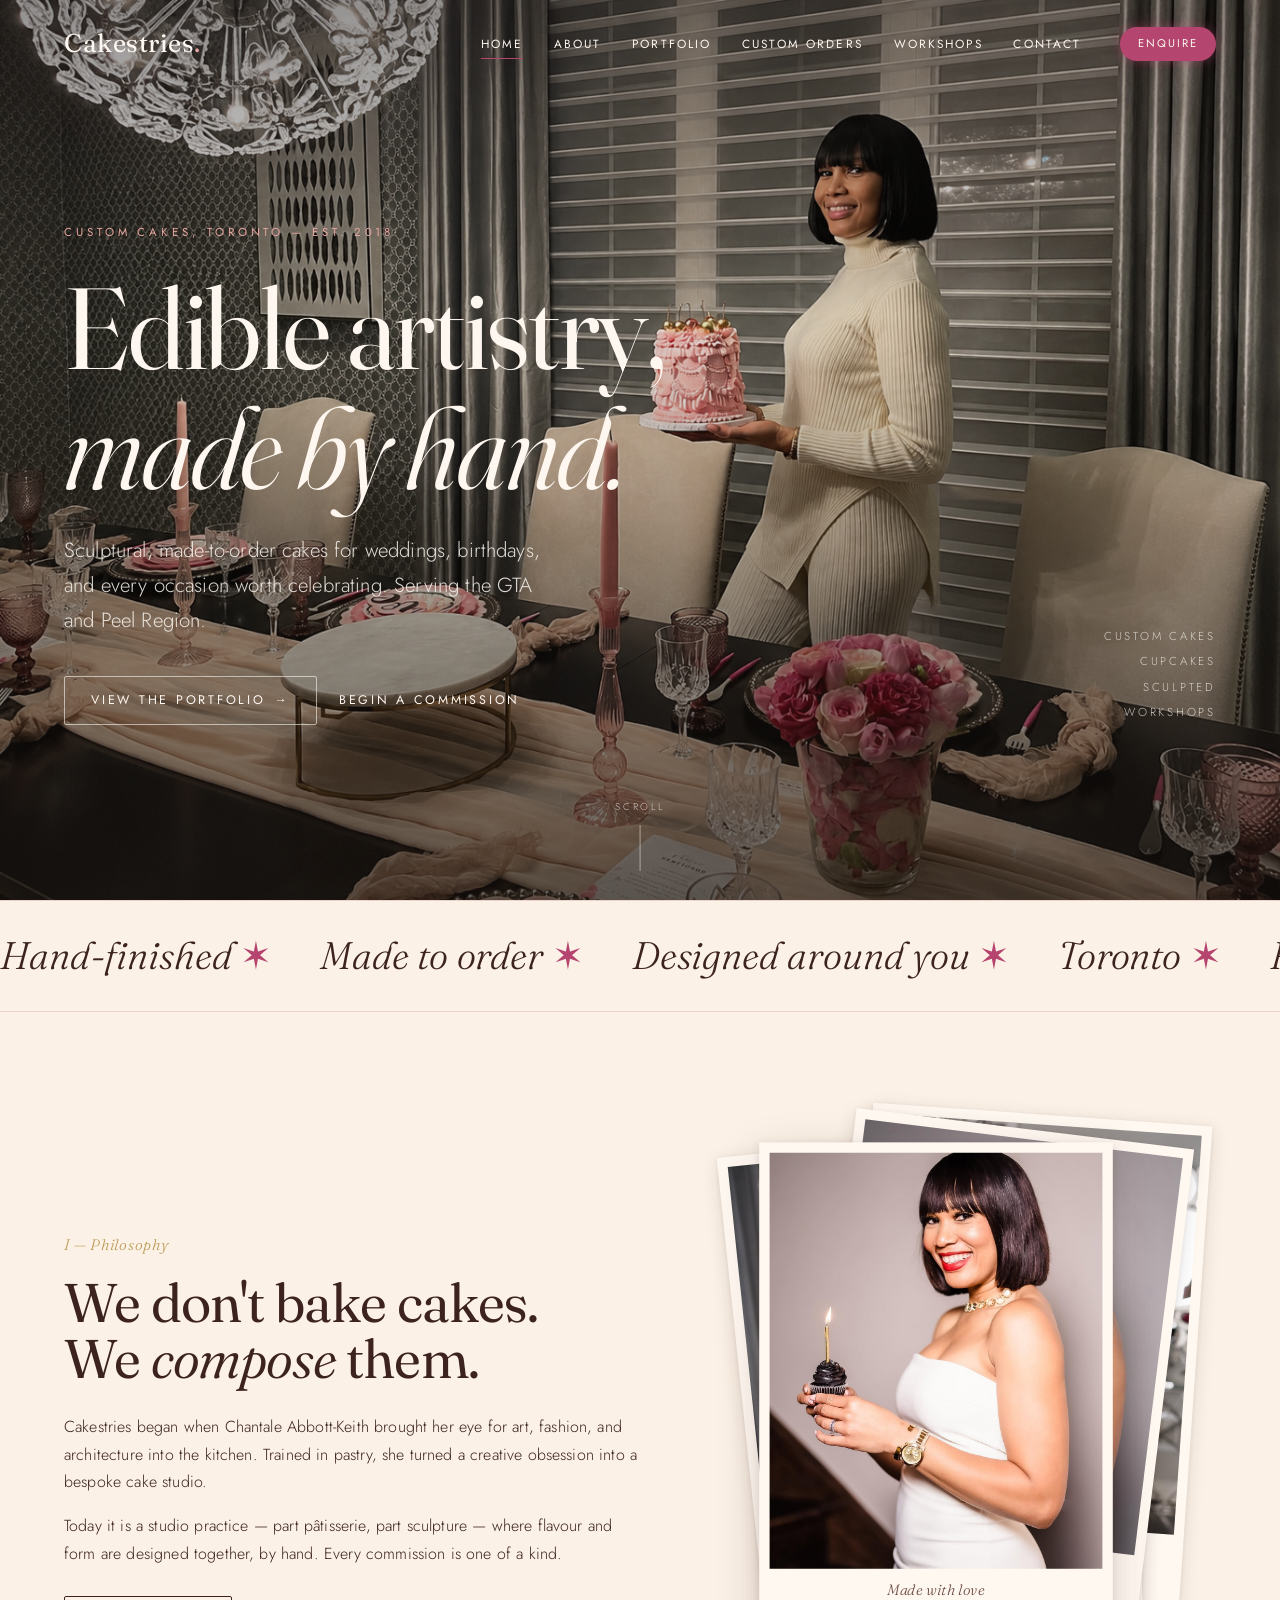
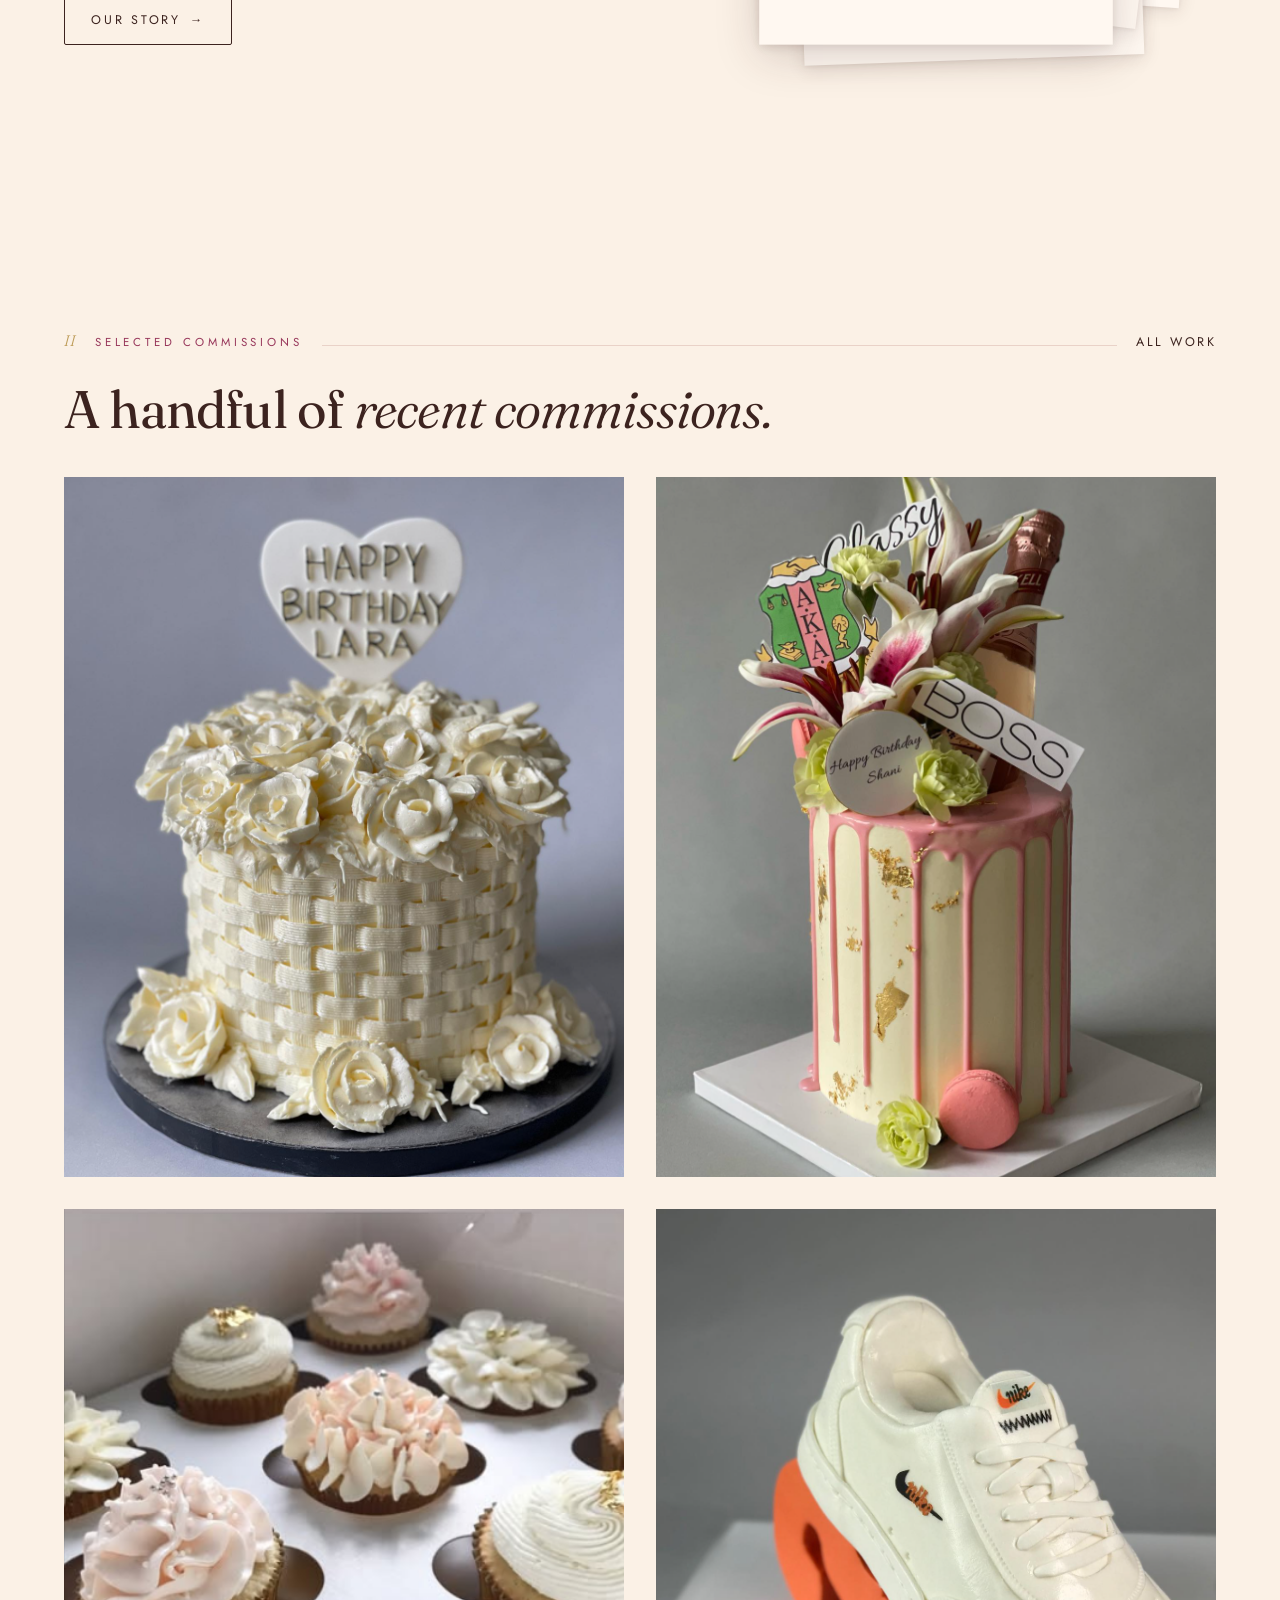
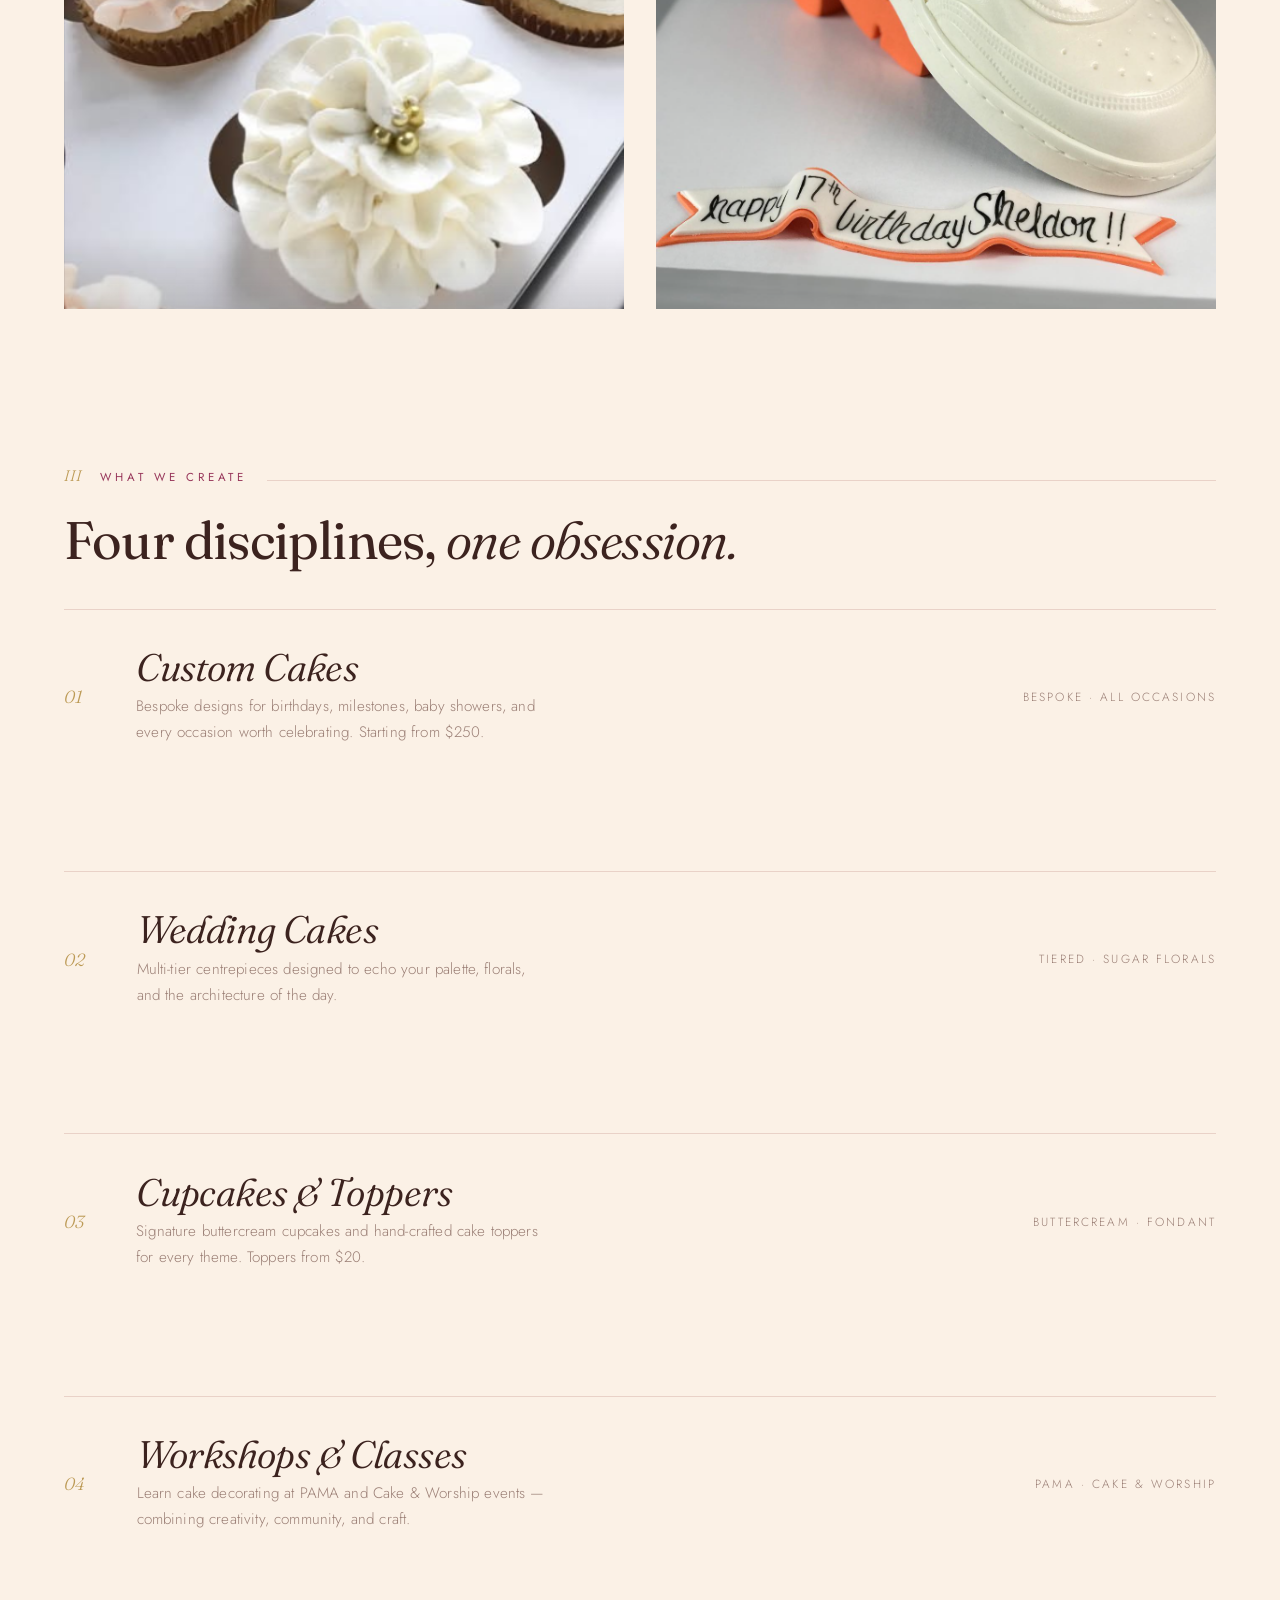
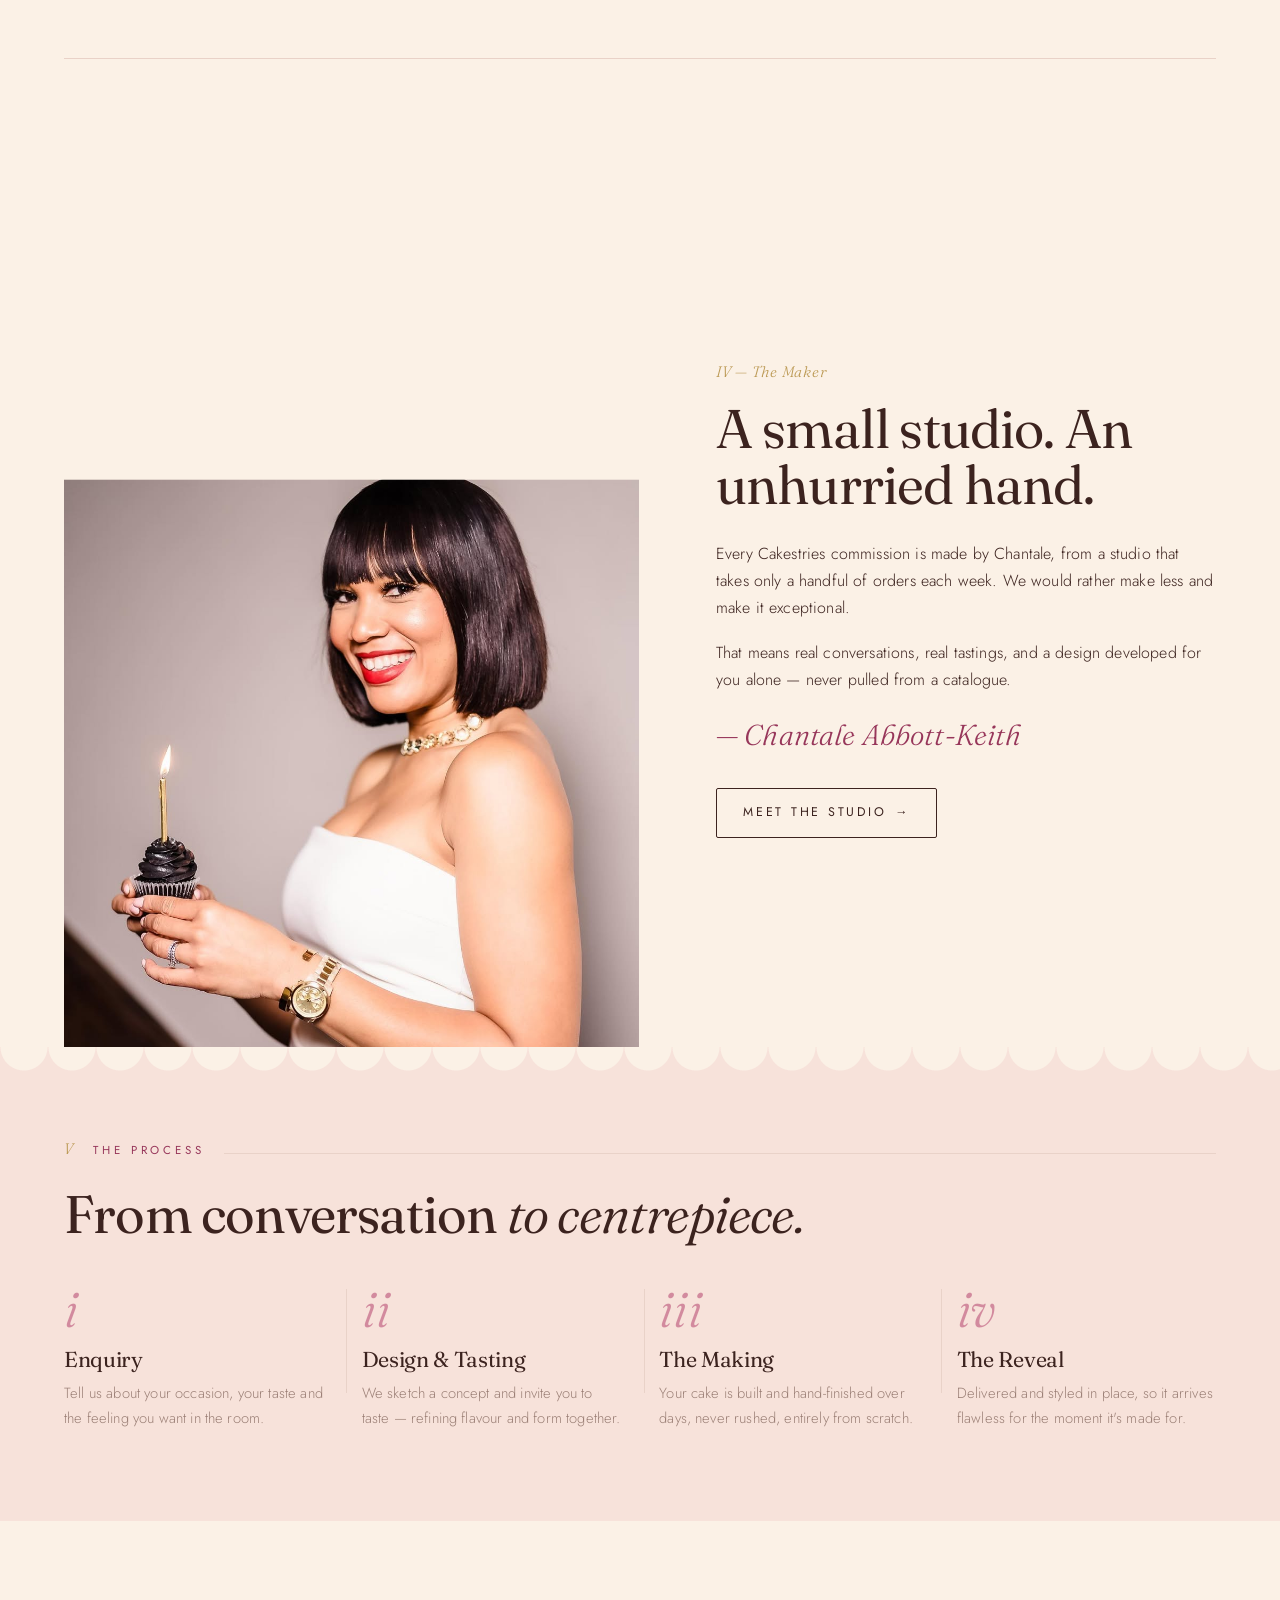
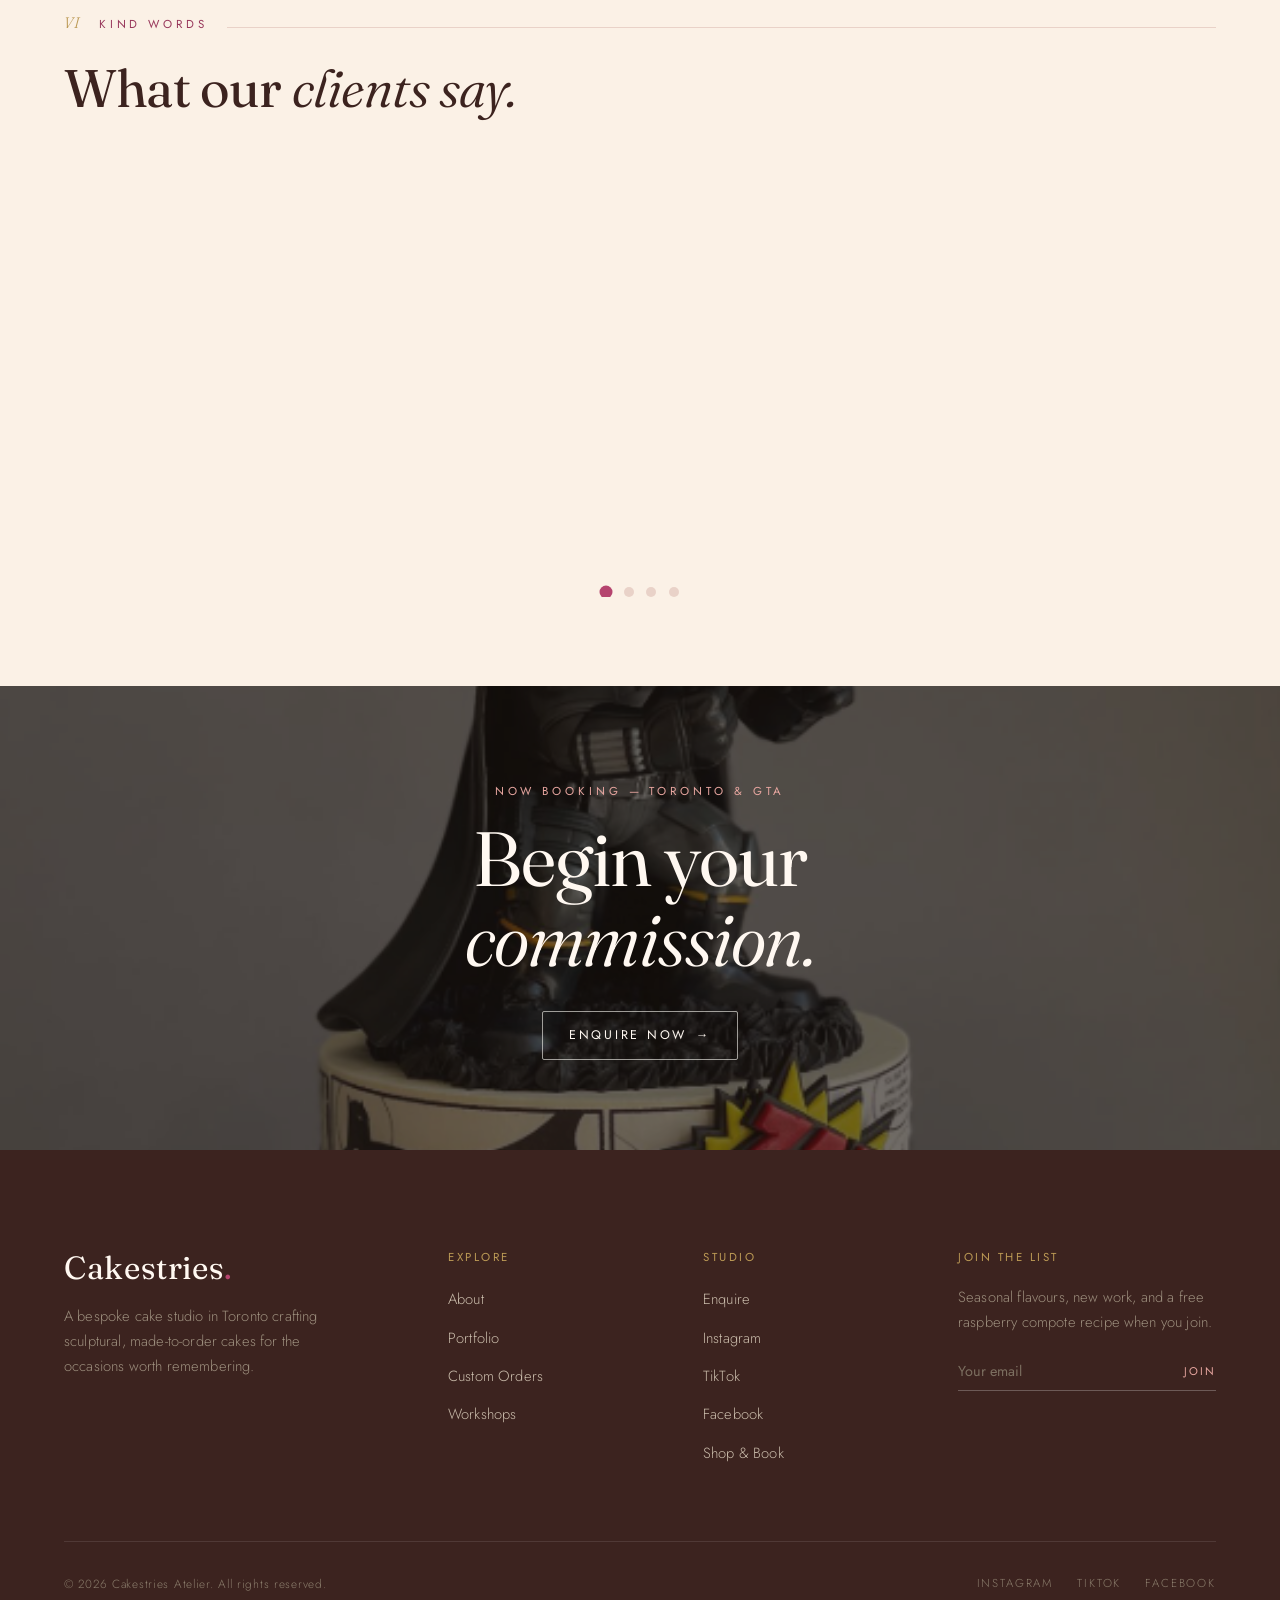
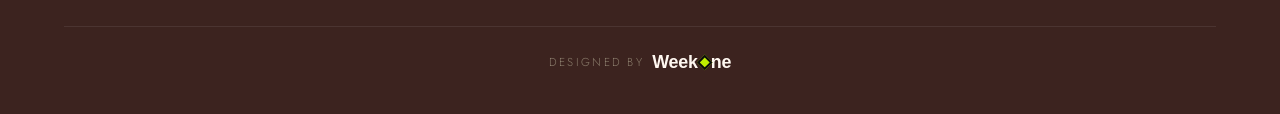
<file: index.html>
<!DOCTYPE html>
<html lang="en">
<head>
  <meta charset="UTF-8" />
  <meta name="viewport" content="width=device-width, initial-scale=1.0" />
  <title>Cakestries — Custom Cakes, Toronto</title>
  <meta name="description" content="Cakestries is a bespoke cake studio in Toronto crafting sculptural, made-to-order cakes for weddings, celebrations and the occasions worth remembering." />
  <meta name="keywords" content="custom cakes Toronto, bespoke cakes GTA, wedding cakes Toronto, cake artist Peel Region, sculptural cakes, Cakestries, Chantale Abbott-Keith" />
  <link rel="canonical" href="https://cakestries-website.vercel.app/" />
  <meta property="og:title" content="Cakestries — By Chantale Abbott-Keith" />
  <meta property="og:description" content="The art of Chantale Abbott-Keith — bespoke, sculptural cakes handcrafted in Toronto for the occasions worth remembering." />
  <meta property="og:image" content="https://cakestries-website.vercel.app/assets/og-preview.png" />
  <meta property="og:url" content="https://cakestries-website.vercel.app/" />
  <meta property="og:type" content="website" />
  <meta name="twitter:card" content="summary_large_image" />
  <meta name="twitter:title" content="Cakestries — By Chantale Abbott-Keith" />
  <meta name="twitter:description" content="The art of Chantale Abbott-Keith — bespoke, sculptural cakes handcrafted in Toronto for the occasions worth remembering." />
  <meta name="twitter:image" content="https://cakestries-website.vercel.app/assets/og-preview.png" />
  <link rel="preconnect" href="https://fonts.googleapis.com" />
  <link rel="preconnect" href="https://fonts.gstatic.com" crossorigin />
  <link href="https://fonts.googleapis.com/css2?family=Fraunces:ital,opsz,wght@0,9..144,300..600;1,9..144,300..600&family=Jost:wght@300;400;500&display=swap" rel="stylesheet" />
  <link rel="stylesheet" href="styles.css" />
  <script type="application/ld+json">
  {
    "@context": "https://schema.org",
    "@type": "LocalBusiness",
    "name": "Cakestries",
    "description": "Bespoke cake studio in Toronto crafting sculptural, made-to-order cakes for weddings, celebrations and special occasions.",
    "url": "https://cakestries-website.vercel.app",
    "email": "cakestriesorders@gmail.com",
    "image": "https://cakestries-website.vercel.app/assets/cakes/cake-12-white-drip-green-floral.png",
    "founder": {
      "@type": "Person",
      "name": "Chantale Abbott-Keith"
    },
    "address": {
      "@type": "PostalAddress",
      "addressLocality": "Toronto",
      "addressRegion": "ON",
      "addressCountry": "CA"
    },
    "areaServed": ["Toronto", "GTA", "Peel Region", "Mississauga", "Brampton"],
    "sameAs": [
      "https://www.instagram.com/cakestries",
      "https://www.tiktok.com/@cakestries",
      "https://www.facebook.com/Cakestriess"
    ],
    "priceRange": "$250-$2000+"
  }
  </script>
</head>
<body>

  <!-- ============ NAV ============ -->
  <header class="nav">
    <div class="nav__inner">
      <a href="/" class="brand">Cakestries<span class="dot">.</span></a>
      <button class="nav__toggle" aria-label="Toggle menu"><span></span><span></span><span></span></button>
      <nav class="nav__links">
        <a href="/" class="is-active">Home</a>
        <a href="/about">About</a>
        <a href="/portfolio">Portfolio</a>
        <a href="/custom-orders">Custom Orders</a>
        <a href="/workshops">Workshops</a>
        <a href="/contact">Contact</a>
        <a href="/custom-orders#enquiry" class="btn btn--ghost nav__cta">Enquire</a>
      </nav>
    </div>
  </header>

  <!-- ============ HERO ============ -->
  <section class="hero">
    <div class="hero__bg">
      <img src="assets/owner/owner-hero.png" alt="Chantale Abbott-Keith presenting a styled cake table" class="hero__img" style="object-position: 80% 15%;" />
    </div>
    <div class="hero__inner">
      <div class="hero__meta">
        <div>
          <span class="eyebrow" data-load="1" style="color:var(--rose); display:block; margin-bottom:1.6rem;">Custom Cakes, Toronto — Est. 2018</span>
          <h1 class="display-xl" data-load="2">Edible artistry,<br /><span class="serif-italic">made by hand.</span></h1>
          <p class="lead" data-load="3">Sculptural, made-to-order cakes for weddings, birthdays, and every occasion worth celebrating. Serving the GTA and Peel Region.</p>
          <div data-load="4" style="margin-top:2.4rem; display:flex; gap:1rem; flex-wrap:wrap;">
            <a href="/portfolio" class="btn btn--light">View the Portfolio <span class="arrow">&rarr;</span></a>
            <a href="/custom-orders" class="btn btn--light" style="border-color:transparent; padding-left:0.4em;">Begin a Commission</a>
          </div>
        </div>
        <div class="hero__side" data-load="4">
          Custom Cakes<br />Cupcakes<br />Sculpted<br />Workshops
        </div>
      </div>
    </div>
    <div class="hero__scroll"><span>Scroll</span><span class="line"></span></div>
  </section>

  <!-- ============ MARQUEE ============ -->
  <div class="marquee">
    <div class="marquee__track">
      <span>Hand-finished <span class="star">&#10038;</span></span>
      <span>Made to order <span class="star">&#10038;</span></span>
      <span>Designed around you <span class="star">&#10038;</span></span>
      <span>Toronto <span class="star">&#10038;</span></span>
      <span>Hand-finished <span class="star">&#10038;</span></span>
      <span>Made to order <span class="star">&#10038;</span></span>
      <span>Designed around you <span class="star">&#10038;</span></span>
      <span>Toronto <span class="star">&#10038;</span></span>
      <span>Hand-finished <span class="star">&#10038;</span></span>
      <span>Made to order <span class="star">&#10038;</span></span>
      <span>Designed around you <span class="star">&#10038;</span></span>
      <span>Toronto <span class="star">&#10038;</span></span>
      <span>Hand-finished <span class="star">&#10038;</span></span>
      <span>Made to order <span class="star">&#10038;</span></span>
      <span>Designed around you <span class="star">&#10038;</span></span>
      <span>Toronto <span class="star">&#10038;</span></span>
    </div>
  </div>

  <!-- ============ PHILOSOPHY ============ -->
  <section class="section">
    <div class="wrap">
      <div class="split split--wide-img">
        <div class="split__body" data-reveal>
          <span class="index-num">I &mdash; Philosophy</span>
          <h2 class="display-m" style="margin-top:1rem;">We don't bake cakes.<br />We <span class="serif-italic">compose</span> them.</h2>
          <p style="margin-top:1.4rem;">Cakestries began when Chantale Abbott-Keith brought her eye for art, fashion, and architecture into the kitchen. Trained in pastry, she turned a creative obsession into a bespoke cake studio.</p>
          <p>Today it is a studio practice &mdash; part p&acirc;tisserie, part sculpture &mdash; where flavour and form are designed together, by hand. Every commission is one of a kind.</p>
          <a href="/about" class="btn btn--ghost" style="margin-top:1.8rem;">Our story <span class="arrow">&rarr;</span></a>
        </div>
        <div data-reveal data-reveal-delay="1">
          <div class="polaroid-stack polaroid-stack--split">
            <div class="polaroid polaroid--1"><img src="assets/owner/owner-06.jpg" alt="Chantale Abbott-Keith, founder of Cakestries" loading="lazy" decoding="async" /><span class="polaroid__label">In the studio</span></div>
            <div class="polaroid polaroid--2"><img src="assets/owner/owner-07.jpg" alt="Chantale Abbott-Keith portrait" loading="lazy" decoding="async" /><span class="polaroid__label">The maker</span></div>
            <div class="polaroid polaroid--3"><img src="assets/owner/owner-02.jpg" alt="Chantale with her creations" loading="lazy" decoding="async" /><span class="polaroid__label">Behind the scenes</span></div>
            <div class="polaroid polaroid--4"><img src="assets/owner/owner-04.jpg" alt="Chantale Abbott-Keith at work" loading="lazy" decoding="async" /><span class="polaroid__label">Craft &amp; care</span></div>
            <div class="polaroid polaroid--5"><img src="assets/owner/owner-01.jpg" alt="Chantale with cupcakes" loading="lazy" decoding="async" /><span class="polaroid__label">Made with love</span></div>
          </div>
        </div>
      </div>
    </div>
  </section>

  <!-- ============ FEATURED WORK ============ -->
  <section class="section section--tight">
    <div class="wrap">
      <div class="section-head" data-reveal>
        <div class="section-head__line">
          <span class="index-num">II</span>
          <span class="eyebrow">Selected Commissions</span>
          <span class="rule"></span>
          <a href="/portfolio" class="txt-link">All work</a>
        </div>
        <h2 class="section-head__title">A handful of <span class="serif-italic">recent commissions.</span></h2>
      </div>
      <div class="feature-grid">
        <a href="/portfolio" class="fig f1 wide" data-reveal>
          <img src="assets/cakes/cake-06-white-roses-basket.png" alt="White roses basket weave celebration cake by Cakestries" loading="lazy" decoding="async" />
          <div class="fig__cap"><span class="k">Celebrations</span><div class="t">White Roses Basket</div></div>
        </a>
        <a href="/portfolio" class="fig f2 tall" data-reveal data-reveal-delay="1">
          <img src="assets/cakes/cake-11-drip-floral-pink.png" alt="Pink drip cake with floral details and macarons" loading="lazy" decoding="async" />
          <div class="fig__cap"><span class="k">Celebrations</span><div class="t">Pink Drip Floral</div></div>
        </a>
        <a href="/portfolio" class="fig f3 box" data-reveal data-reveal-delay="1">
          <img src="assets/cakes/cake-01-floral-cupcakes.png" alt="Signature buttercream floral cupcakes by Cakestries" loading="lazy" decoding="async" />
          <div class="fig__cap"><span class="k">Cupcakes</span><div class="t">Floral Buttercream</div></div>
        </a>
        <a href="/portfolio" class="fig f4 wide" data-reveal data-reveal-delay="2">
          <img src="assets/cakes/cake-13-nike-shoe-sculpt.png" alt="Hyper-realistic Nike shoe sculpted cake by Cakestries" loading="lazy" decoding="async" />
          <div class="fig__cap"><span class="k">Sculptural</span><div class="t">Nike Shoe Sculpt</div></div>
        </a>
      </div>
    </div>
  </section>

  <!-- ============ DISCIPLINES ============ -->
  <section class="section">
    <div class="wrap">
      <div class="section-head" data-reveal>
        <div class="section-head__line">
          <span class="index-num">III</span>
          <span class="eyebrow">What We Create</span>
          <span class="rule"></span>
        </div>
        <h2 class="section-head__title">Four disciplines, <span class="serif-italic">one obsession.</span></h2>
      </div>
      <div class="disciplines">
        <a href="/custom-orders" class="discipline" data-reveal>
          <span class="num">01</span>
          <div class="discipline__main">
            <h3 class="serif-italic">Custom Cakes</h3>
            <p class="discipline__desc">Bespoke designs for birthdays, milestones, baby showers, and every occasion worth celebrating. Starting from $250.</p>
          </div>
          <span class="meta">Bespoke &middot; All Occasions</span>
        </a>
        <a href="/custom-orders" class="discipline" data-reveal>
          <span class="num">02</span>
          <div class="discipline__main">
            <h3 class="serif-italic">Wedding Cakes</h3>
            <p class="discipline__desc">Multi-tier centrepieces designed to echo your palette, florals, and the architecture of the day.</p>
          </div>
          <span class="meta">Tiered &middot; Sugar Florals</span>
        </a>
        <a href="/custom-orders" class="discipline" data-reveal>
          <span class="num">03</span>
          <div class="discipline__main">
            <h3 class="serif-italic">Cupcakes &amp; Toppers</h3>
            <p class="discipline__desc">Signature buttercream cupcakes and hand-crafted cake toppers for every theme. Toppers from $20.</p>
          </div>
          <span class="meta">Buttercream &middot; Fondant</span>
        </a>
        <a href="/custom-orders" class="discipline" data-reveal>
          <span class="num">04</span>
          <div class="discipline__main">
            <h3 class="serif-italic">Workshops &amp; Classes</h3>
            <p class="discipline__desc">Learn cake decorating at PAMA and Cake &amp; Worship events &mdash; combining creativity, community, and craft.</p>
          </div>
          <span class="meta">PAMA &middot; Cake &amp; Worship</span>
        </a>
      </div>
    </div>
  </section>

  <!-- ============ MAKER SPLIT ============ -->
  <section class="section">
    <div class="wrap">
      <div class="split split--wide-img">
        <div class="split__media" data-reveal data-parallax="0.05">
          <img src="assets/owner/owner-01.jpg" alt="Chantale Abbott-Keith with a cupcake" loading="lazy" decoding="async" />
          <span class="tag">In the studio</span>
        </div>
        <div class="split__body" data-reveal data-reveal-delay="1">
          <span class="index-num">IV &mdash; The Maker</span>
          <h2 class="display-m" style="margin-top:1rem;">A small studio. An unhurried hand.</h2>
          <p>Every Cakestries commission is made by Chantale, from a studio that takes only a handful of orders each week. We would rather make less and make it exceptional.</p>
          <p>That means real conversations, real tastings, and a design developed for you alone &mdash; never pulled from a catalogue.</p>
          <p class="signature">&mdash; Chantale Abbott-Keith</p>
          <a href="/about" class="btn btn--ghost" style="margin-top:1.8rem;">Meet the studio <span class="arrow">&rarr;</span></a>
        </div>
      </div>
    </div>
  </section>

  <!-- ============ PROCESS ============ -->
  <section class="section section--blush">
    <div class="wrap">
      <div class="section-head" data-reveal>
        <div class="section-head__line">
          <span class="index-num">V</span>
          <span class="eyebrow">The Process</span>
          <span class="rule"></span>
        </div>
        <h2 class="section-head__title">From conversation <span class="serif-italic">to centrepiece.</span></h2>
      </div>
      <div class="steps">
        <div class="step" data-reveal>
          <span class="n">i</span>
          <h3>Enquiry</h3>
          <p>Tell us about your occasion, your taste and the feeling you want in the room.</p>
        </div>
        <div class="step" data-reveal data-reveal-delay="1">
          <span class="n">ii</span>
          <h3>Design &amp; Tasting</h3>
          <p>We sketch a concept and invite you to taste &mdash; refining flavour and form together.</p>
        </div>
        <div class="step" data-reveal data-reveal-delay="2">
          <span class="n">iii</span>
          <h3>The Making</h3>
          <p>Your cake is built and hand-finished over days, never rushed, entirely from scratch.</p>
        </div>
        <div class="step" data-reveal data-reveal-delay="3">
          <span class="n">iv</span>
          <h3>The Reveal</h3>
          <p>Delivered and styled in place, so it arrives flawless for the moment it's made for.</p>
        </div>
      </div>
    </div>
  </section>

  <!-- ============ TESTIMONIALS ============ -->
  <section class="section">
    <div class="wrap">
      <div class="section-head" data-reveal>
        <div class="section-head__line">
          <span class="index-num">VI</span>
          <span class="eyebrow">Kind Words</span>
          <span class="rule"></span>
        </div>
        <h2 class="section-head__title">What our <span class="serif-italic">clients say.</span></h2>
      </div>
      <div class="testimonials" data-reveal>
        <div class="testimonial-track">
          <div class="testimonial-slide">
            <div class="quote">
              <blockquote>I commend your artistry and applaud your professionalism. A prime example of what it is to exemplify a <span class="serif-italic">successful and superior business.</span></blockquote>
              <cite>&mdash; Client Email</cite>
            </div>
          </div>
          <div class="testimonial-slide">
            <div class="quote">
              <blockquote>There's no vision that Cakestries can't <span class="serif-italic">bring to life!</span> I'm always blown away by her work. HIGHLY recommend Cakestries!</blockquote>
              <cite>&mdash; @lilyyange</cite>
            </div>
          </div>
          <div class="testimonial-slide">
            <div class="quote">
              <blockquote>The cake and cupcakes were <span class="serif-italic">beautiful and so delicious.</span> Guests asked where they were from and I gave them your info. Will definitely be ordering again.</blockquote>
              <cite>&mdash; Bridal Shower Client</cite>
            </div>
          </div>
          <div class="testimonial-slide">
            <div class="quote">
              <blockquote>Was a <span class="serif-italic">show piece</span> for sure! Usually cakes with so much detail taste like crap but this one is amazing!</blockquote>
              <cite>&mdash; Client DM</cite>
            </div>
          </div>
        </div>
        <div class="testimonial-dots">
          <button class="testimonial-dot is-active" aria-label="Testimonial 1"></button>
          <button class="testimonial-dot" aria-label="Testimonial 2"></button>
          <button class="testimonial-dot" aria-label="Testimonial 3"></button>
          <button class="testimonial-dot" aria-label="Testimonial 4"></button>
        </div>
      </div>
    </div>
  </section>

  <!-- ============ CTA BAND ============ -->
  <section class="section cta-band">
    <div class="cta-band__bg">
      <img src="assets/cakes/cake-09-batman-funkopop.png" alt="Batman Funko Pop sculptural cake by Cakestries" loading="lazy" decoding="async" />
    </div>
    <div class="wrap">
      <div data-reveal>
        <span class="eyebrow">Now booking &mdash; Toronto &amp; GTA</span>
        <h2 class="display-l">Begin your<br /><span class="serif-italic">commission.</span></h2>
        <a href="/custom-orders#enquiry" class="btn btn--light">Enquire Now <span class="arrow">&rarr;</span></a>
      </div>
    </div>
  </section>

  <!-- ============ FOOTER ============ -->
  <footer class="footer">
    <div class="wrap">
      <div class="footer__top">
        <div class="footer__brand">
          <a href="/" class="brand">Cakestries<span class="dot" style="color:var(--clay)">.</span></a>
          <p>A bespoke cake studio in Toronto crafting sculptural, made-to-order cakes for the occasions worth remembering.</p>
        </div>
        <div>
          <h4>Explore</h4>
          <ul>
            <li><a href="/about">About</a></li>
            <li><a href="/portfolio">Portfolio</a></li>
            <li><a href="/custom-orders">Custom Orders</a></li>
            <li><a href="/workshops">Workshops</a></li>
          </ul>
        </div>
        <div>
          <h4>Studio</h4>
          <ul>
            <li><a href="/custom-orders#enquiry">Enquire</a></li>
            <li><a href="https://www.instagram.com/cakestries" target="_blank" rel="noopener">Instagram</a></li>
            <li><a href="https://www.tiktok.com/@cakestries" target="_blank" rel="noopener">TikTok</a></li>
            <li><a href="https://www.facebook.com/Cakestriess" target="_blank" rel="noopener">Facebook</a></li>
            <li><a href="https://stan.store/Cakestries" target="_blank" rel="noopener">Shop &amp; Book</a></li>
          </ul>
        </div>
        <div class="footer__newsletter">
          <h4>Join the List</h4>
          <p>Seasonal flavours, new work, and a free raspberry compote recipe when you join.</p>
          <form class="footer__news-form" data-demo onsubmit="return false;">
            <input type="email" placeholder="Your email" aria-label="Email" required />
            <button type="submit">Join</button>
          </form>
        </div>
      </div>
      <div class="footer__bottom">
        <span>&copy; <span data-year>2026</span> Cakestries Atelier. All rights reserved.</span>
        <div class="socials">
          <a href="https://www.instagram.com/cakestries" target="_blank" rel="noopener">Instagram</a>
          <a href="https://www.tiktok.com/@cakestries" target="_blank" rel="noopener">TikTok</a>
          <a href="https://www.facebook.com/Cakestriess" target="_blank" rel="noopener">Facebook</a>
        </div>
      </div>
      <div class="footer__credit"><span>Designed by</span><span class="weekone" aria-label="Weekone"><span class="weekone__txt">Week</span><span class="weekone__dia"></span><span class="weekone__txt">ne</span></span></div>
    </div>
  </footer>

  <script src="script.js"></script>
</body>
</html>
</file>
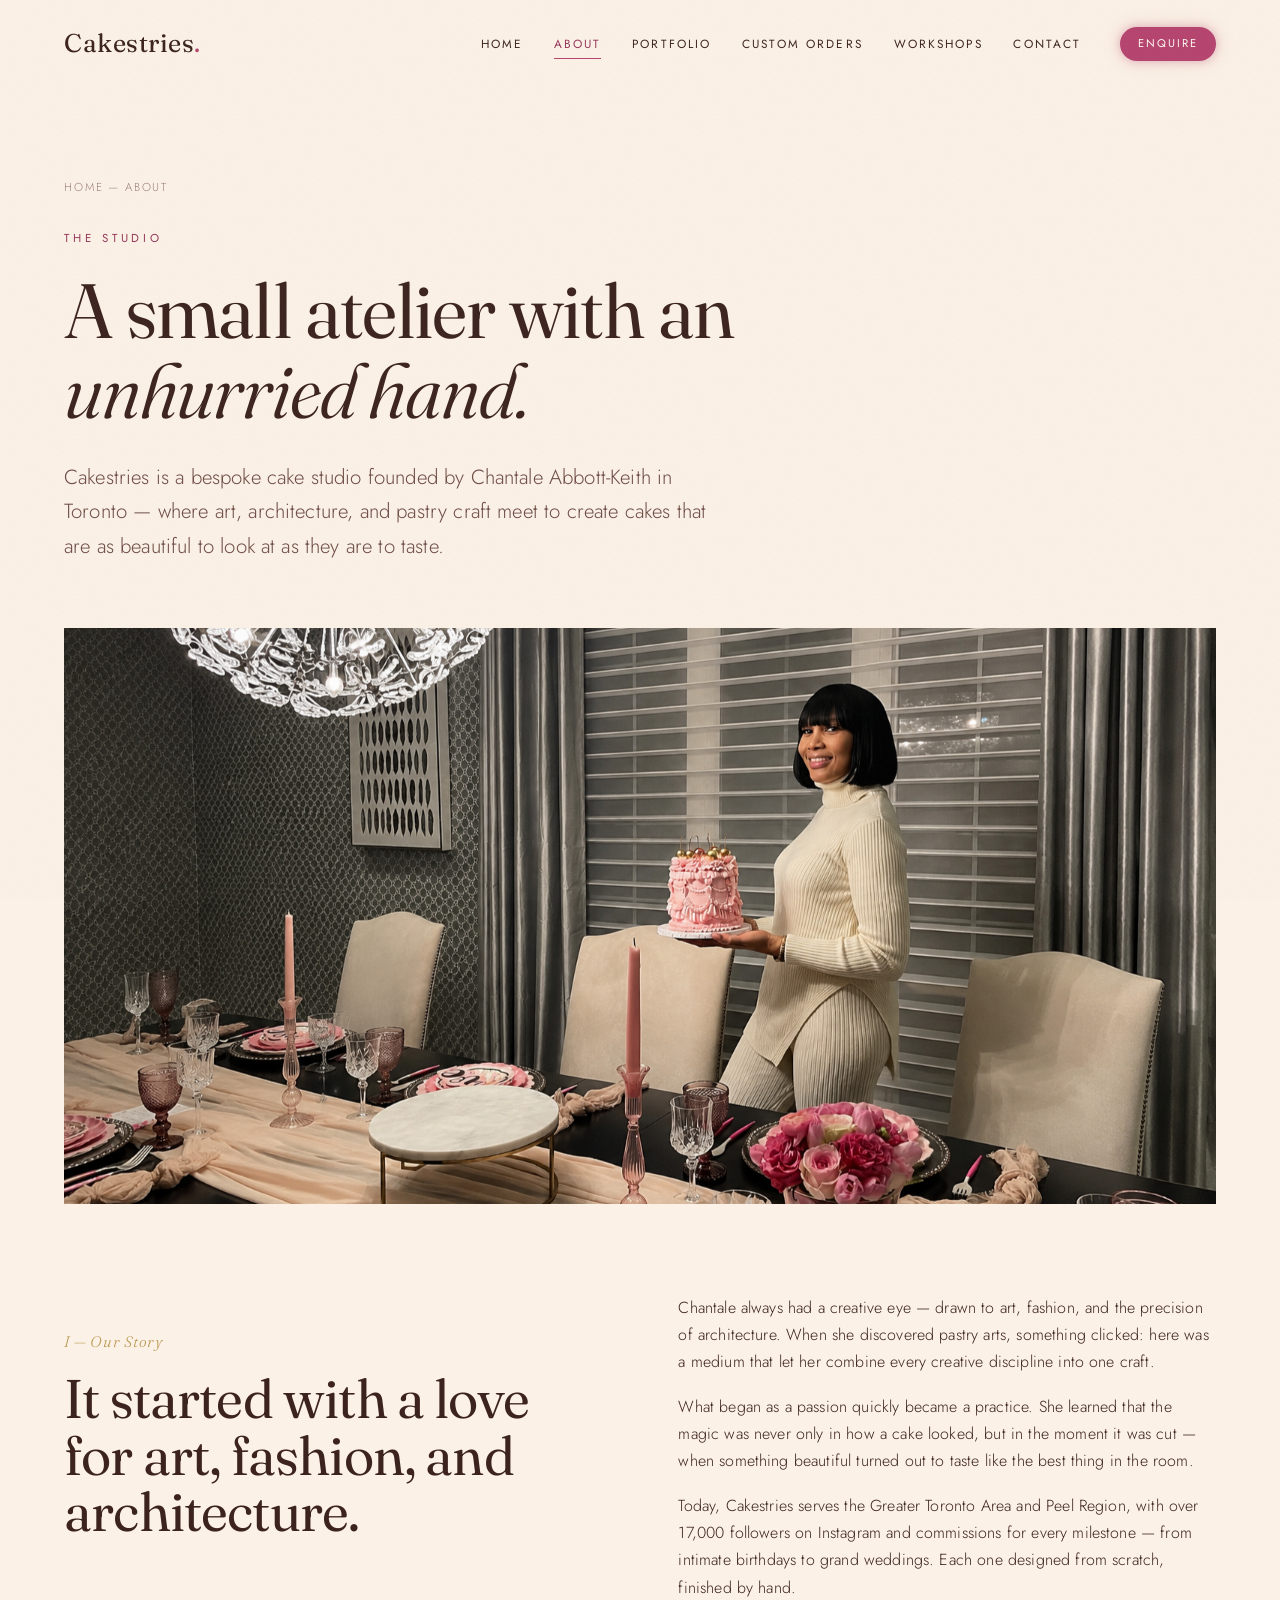
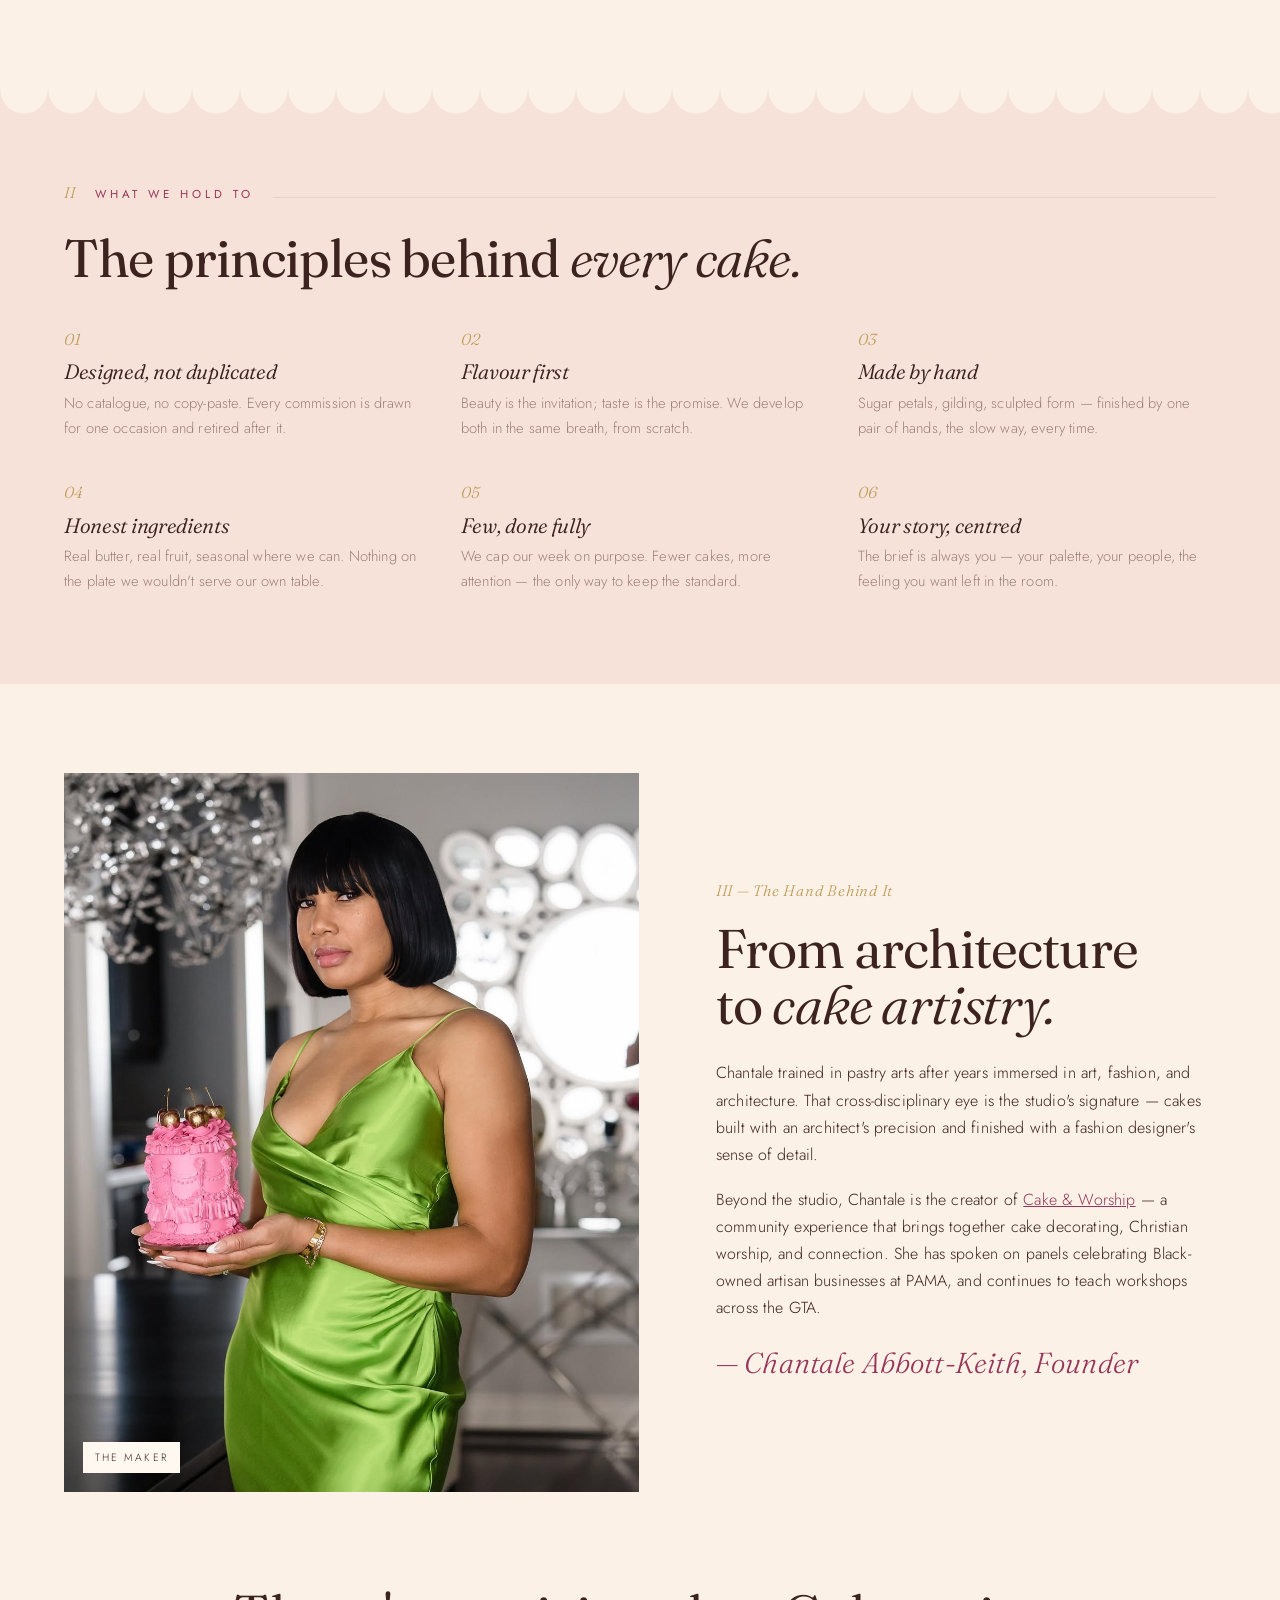
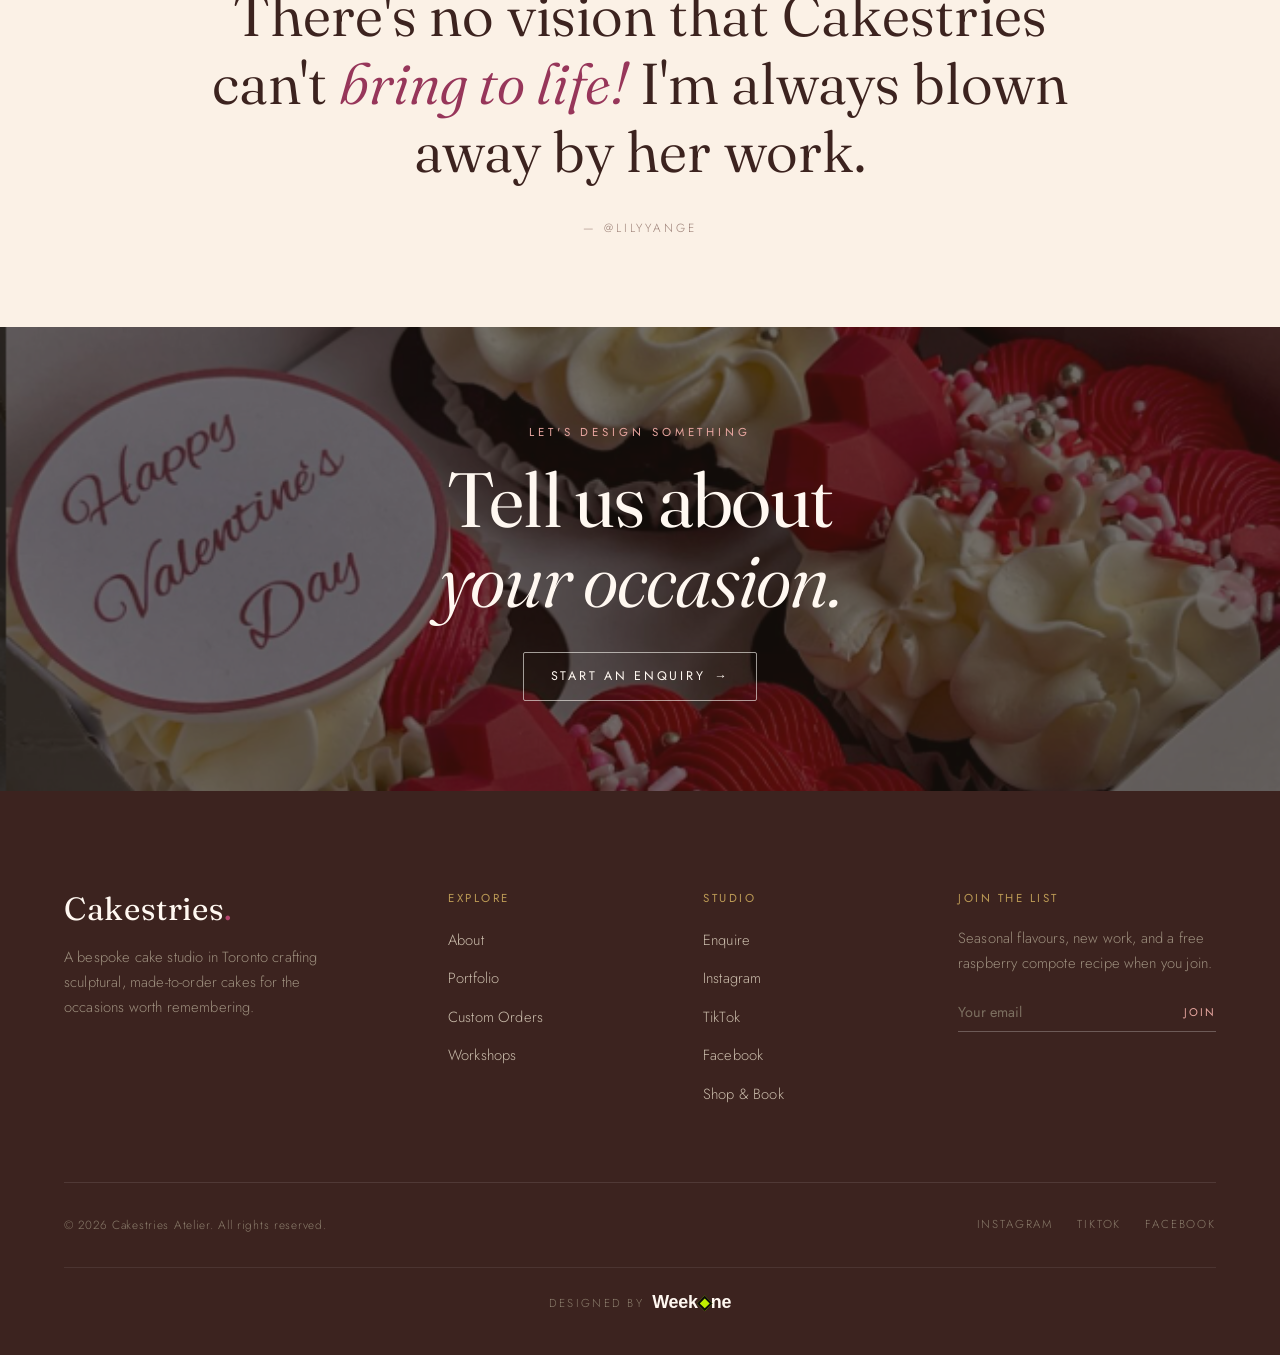
<file: about.html>
<!DOCTYPE html>
<html lang="en">
<head>
  <meta charset="UTF-8" />
  <meta name="viewport" content="width=device-width, initial-scale=1.0" />
  <title>About — Cakestries</title>
  <meta name="description" content="Meet Chantale Abbott-Keith, the artist behind Cakestries — a bespoke cake studio in Toronto where art, architecture, and pastry craft come together." />
  <meta name="keywords" content="Chantale Abbott-Keith, Cakestries founder, Toronto cake artist, Black-owned bakery Toronto, cake studio GTA" />
  <link rel="canonical" href="https://cakestries-website.vercel.app/about.html" />
  <meta property="og:title" content="About — Cakestries" />
  <meta property="og:description" content="Meet Chantale Abbott-Keith, the artist behind Cakestries — where art, architecture, and pastry craft come together in Toronto." />
  <meta property="og:image" content="https://cakestries-website.vercel.app/assets/owner/owner-07.jpg" />
  <meta property="og:url" content="https://cakestries-website.vercel.app/about.html" />
  <meta property="og:type" content="website" />
  <meta name="twitter:card" content="summary_large_image" />
  <link rel="preconnect" href="https://fonts.googleapis.com" />
  <link rel="preconnect" href="https://fonts.gstatic.com" crossorigin />
  <link href="https://fonts.googleapis.com/css2?family=Fraunces:ital,opsz,wght@0,9..144,300..600;1,9..144,300..600&family=Jost:wght@300;400;500&display=swap" rel="stylesheet" />
  <link rel="stylesheet" href="styles.css" />
</head>
<body>

  <header class="nav">
    <div class="nav__inner">
      <a href="/" class="brand">Cakestries<span class="dot">.</span></a>
      <button class="nav__toggle" aria-label="Toggle menu"><span></span><span></span><span></span></button>
      <nav class="nav__links">
        <a href="/">Home</a>
        <a href="/about" class="is-active">About</a>
        <a href="/portfolio">Portfolio</a>
        <a href="/custom-orders">Custom Orders</a>
        <a href="/workshops">Workshops</a>
        <a href="/contact">Contact</a>
        <a href="/custom-orders#enquiry" class="btn btn--ghost nav__cta">Enquire</a>
      </nav>
    </div>
  </header>

  <!-- ============ PAGE HERO ============ -->
  <section class="page-hero">
    <div class="wrap">
      <div class="breadcrumb" data-reveal><a href="/">Home</a> &mdash; About</div>
      <span class="eyebrow" data-reveal>The Studio</span>
      <h1 class="display-l" data-reveal data-reveal-delay="1">A small atelier with an <span class="serif-italic">unhurried hand.</span></h1>
      <p class="lead" data-reveal data-reveal-delay="2">Cakestries is a bespoke cake studio founded by Chantale Abbott-Keith in Toronto &mdash; where art, architecture, and pastry craft meet to create cakes that are as beautiful to look at as they are to taste.</p>
    </div>
  </section>

  <!-- ============ OPENING IMAGE ============ -->
  <section class="wrap" data-reveal>
    <div class="split__media" style="aspect-ratio:16/8;">
      <img src="assets/owner/owner-hero.png" alt="Chantale Abbott-Keith presenting a styled cake table" style="aspect-ratio:16/8; object-position: center 30%;" loading="lazy" decoding="async" />
    </div>
  </section>

  <!-- ============ STORY ============ -->
  <section class="section">
    <div class="wrap">
      <div class="split">
        <div class="split__body" data-reveal>
          <span class="index-num">I &mdash; Our Story</span>
          <h2 class="display-m" style="margin-top:1rem;">It started with a love for art, fashion, and architecture.</h2>
        </div>
        <div class="split__body" data-reveal data-reveal-delay="1">
          <p>Chantale always had a creative eye &mdash; drawn to art, fashion, and the precision of architecture. When she discovered pastry arts, something clicked: here was a medium that let her combine every creative discipline into one craft.</p>
          <p>What began as a passion quickly became a practice. She learned that the magic was never only in how a cake looked, but in the moment it was cut &mdash; when something beautiful turned out to taste like the best thing in the room.</p>
          <p>Today, Cakestries serves the Greater Toronto Area and Peel Region, with over 17,000 followers on Instagram and commissions for every milestone &mdash; from intimate birthdays to grand weddings. Each one designed from scratch, finished by hand.</p>
        </div>
      </div>
    </div>
  </section>

  <!-- ============ ETHOS / VALUES ============ -->
  <section class="section section--blush">
    <div class="wrap">
      <div class="section-head" data-reveal>
        <div class="section-head__line">
          <span class="index-num">II</span>
          <span class="eyebrow">What We Hold To</span>
          <span class="rule"></span>
        </div>
        <h2 class="section-head__title">The principles behind <span class="serif-italic">every cake.</span></h2>
      </div>
      <div class="includes">
        <div class="include" data-reveal>
          <span class="num">01</span>
          <h3 class="serif-italic">Designed, not duplicated</h3>
          <p>No catalogue, no copy-paste. Every commission is drawn for one occasion and retired after it.</p>
        </div>
        <div class="include" data-reveal data-reveal-delay="1">
          <span class="num">02</span>
          <h3 class="serif-italic">Flavour first</h3>
          <p>Beauty is the invitation; taste is the promise. We develop both in the same breath, from scratch.</p>
        </div>
        <div class="include" data-reveal data-reveal-delay="2">
          <span class="num">03</span>
          <h3 class="serif-italic">Made by hand</h3>
          <p>Sugar petals, gilding, sculpted form &mdash; finished by one pair of hands, the slow way, every time.</p>
        </div>
        <div class="include" data-reveal>
          <span class="num">04</span>
          <h3 class="serif-italic">Honest ingredients</h3>
          <p>Real butter, real fruit, seasonal where we can. Nothing on the plate we wouldn't serve our own table.</p>
        </div>
        <div class="include" data-reveal data-reveal-delay="1">
          <span class="num">05</span>
          <h3 class="serif-italic">Few, done fully</h3>
          <p>We cap our week on purpose. Fewer cakes, more attention &mdash; the only way to keep the standard.</p>
        </div>
        <div class="include" data-reveal data-reveal-delay="2">
          <span class="num">06</span>
          <h3 class="serif-italic">Your story, centred</h3>
          <p>The brief is always you &mdash; your palette, your people, the feeling you want left in the room.</p>
        </div>
      </div>
    </div>
  </section>

  <!-- ============ MAKER PORTRAIT ============ -->
  <section class="section">
    <div class="wrap">
      <div class="split split--wide-img">
        <div class="split__media" data-reveal>
          <img src="assets/owner/owner-07.jpg" alt="Chantale Abbott-Keith, founder of Cakestries" loading="lazy" decoding="async" />
          <span class="tag">The maker</span>
        </div>
        <div class="split__body" data-reveal data-reveal-delay="1">
          <span class="index-num">III &mdash; The Hand Behind It</span>
          <h2 class="display-m" style="margin-top:1rem;">From architecture<br />to <span class="serif-italic">cake artistry.</span></h2>
          <p>Chantale trained in pastry arts after years immersed in art, fashion, and architecture. That cross-disciplinary eye is the studio's signature &mdash; cakes built with an architect's precision and finished with a fashion designer's sense of detail.</p>
          <p>Beyond the studio, Chantale is the creator of <a href="https://www.instagram.com/cakeandworship" target="_blank" rel="noopener" style="color:var(--clay-deep); text-decoration:underline;">Cake &amp; Worship</a> &mdash; a community experience that brings together cake decorating, Christian worship, and connection. She has spoken on panels celebrating Black-owned artisan businesses at PAMA, and continues to teach workshops across the GTA.</p>
          <p class="signature">&mdash; Chantale Abbott-Keith, Founder</p>
        </div>
      </div>
    </div>
  </section>

  <!-- ============ QUOTE ============ -->
  <section class="section" style="padding-top:0;">
    <div class="wrap">
      <div class="quote" data-reveal>
        <blockquote>There's no vision that Cakestries can't <span class="serif-italic">bring to life!</span> I'm always blown away by her work.</blockquote>
        <cite>&mdash; @lilyyange</cite>
      </div>
    </div>
  </section>

  <!-- ============ CTA BAND ============ -->
  <section class="section cta-band">
    <div class="cta-band__bg">
      <img src="assets/cakes/cake-04-valentines-cupcakes.png" alt="Valentine's themed cupcakes by Cakestries" loading="lazy" decoding="async" />
    </div>
    <div class="wrap">
      <div data-reveal>
        <span class="eyebrow">Let's design something</span>
        <h2 class="display-l">Tell us about<br /><span class="serif-italic">your occasion.</span></h2>
        <a href="/custom-orders#enquiry" class="btn btn--light">Start an Enquiry <span class="arrow">&rarr;</span></a>
      </div>
    </div>
  </section>

  <!-- ============ FOOTER ============ -->
  <footer class="footer">
    <div class="wrap">
      <div class="footer__top">
        <div class="footer__brand">
          <a href="/" class="brand">Cakestries<span class="dot" style="color:var(--clay)">.</span></a>
          <p>A bespoke cake studio in Toronto crafting sculptural, made-to-order cakes for the occasions worth remembering.</p>
        </div>
        <div>
          <h4>Explore</h4>
          <ul>
            <li><a href="/about">About</a></li>
            <li><a href="/portfolio">Portfolio</a></li>
            <li><a href="/custom-orders">Custom Orders</a></li>
            <li><a href="/workshops">Workshops</a></li>
          </ul>
        </div>
        <div>
          <h4>Studio</h4>
          <ul>
            <li><a href="/custom-orders#enquiry">Enquire</a></li>
            <li><a href="https://www.instagram.com/cakestries" target="_blank" rel="noopener">Instagram</a></li>
            <li><a href="https://www.tiktok.com/@cakestries" target="_blank" rel="noopener">TikTok</a></li>
            <li><a href="https://www.facebook.com/Cakestriess" target="_blank" rel="noopener">Facebook</a></li>
            <li><a href="https://stan.store/Cakestries" target="_blank" rel="noopener">Shop &amp; Book</a></li>
          </ul>
        </div>
        <div class="footer__newsletter">
          <h4>Join the List</h4>
          <p>Seasonal flavours, new work, and a free raspberry compote recipe when you join.</p>
          <form class="footer__news-form" data-demo onsubmit="return false;">
            <input type="email" placeholder="Your email" aria-label="Email" required />
            <button type="submit">Join</button>
          </form>
        </div>
      </div>
      <div class="footer__bottom">
        <span>&copy; <span data-year>2026</span> Cakestries Atelier. All rights reserved.</span>
        <div class="socials">
          <a href="https://www.instagram.com/cakestries" target="_blank" rel="noopener">Instagram</a>
          <a href="https://www.tiktok.com/@cakestries" target="_blank" rel="noopener">TikTok</a>
          <a href="https://www.facebook.com/Cakestriess" target="_blank" rel="noopener">Facebook</a>
        </div>
      </div>
      <div class="footer__credit"><span>Designed by</span><span class="weekone" aria-label="Weekone"><span class="weekone__txt">Week</span><span class="weekone__dia"></span><span class="weekone__txt">ne</span></span></div>
    </div>
  </footer>

  <script src="script.js"></script>
</body>
</html>
</file>
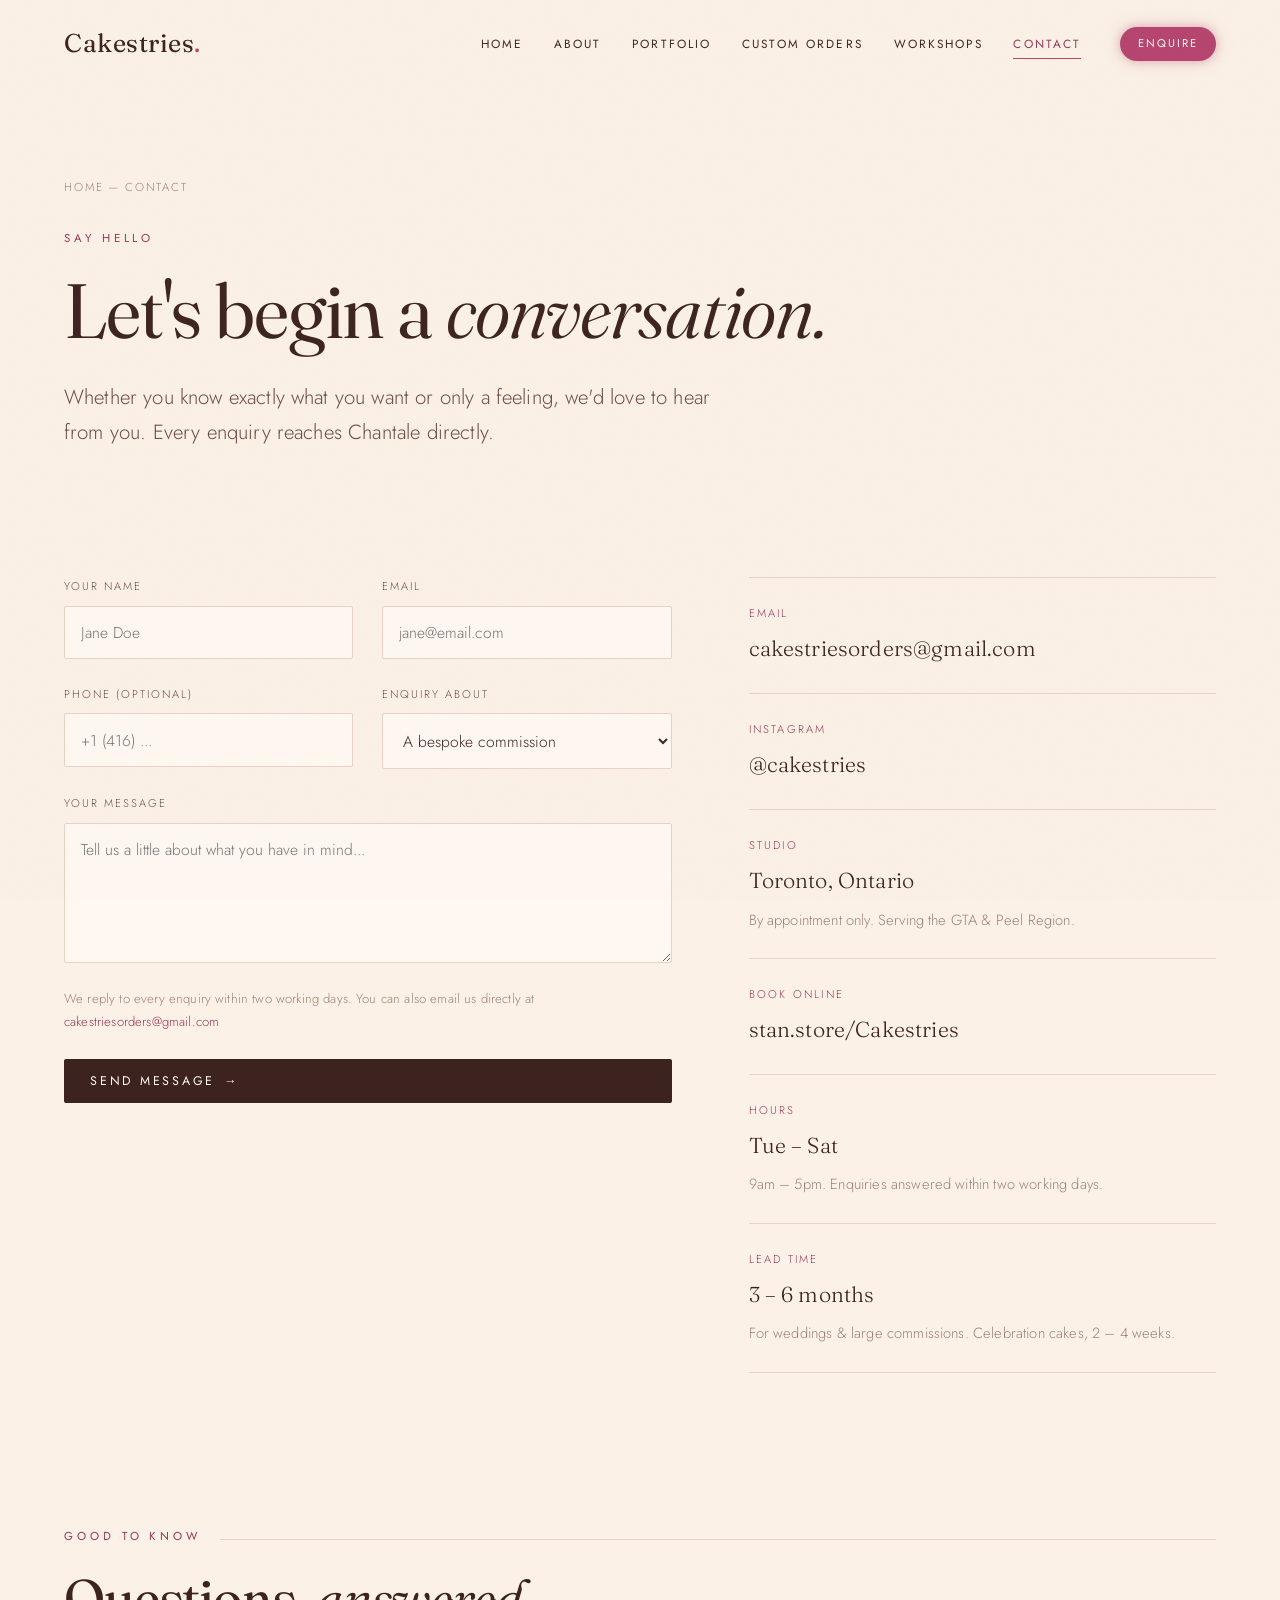
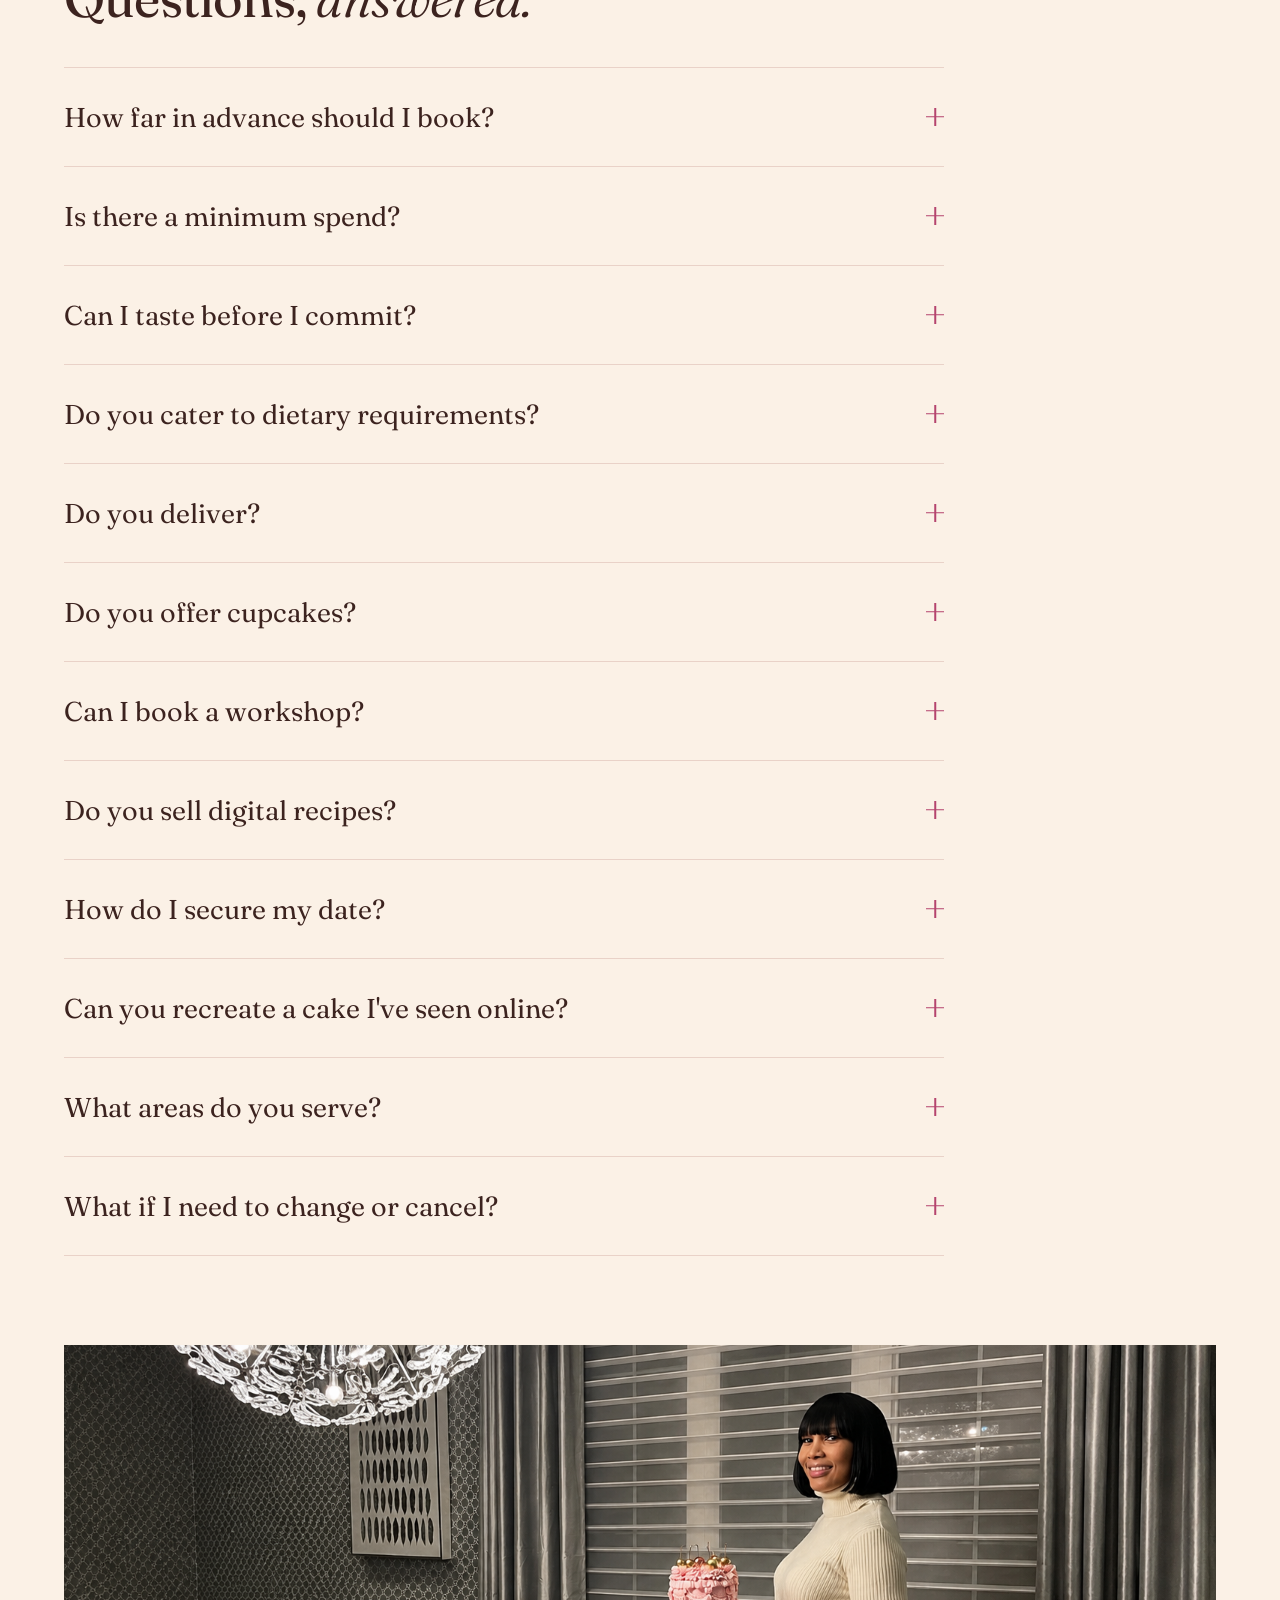
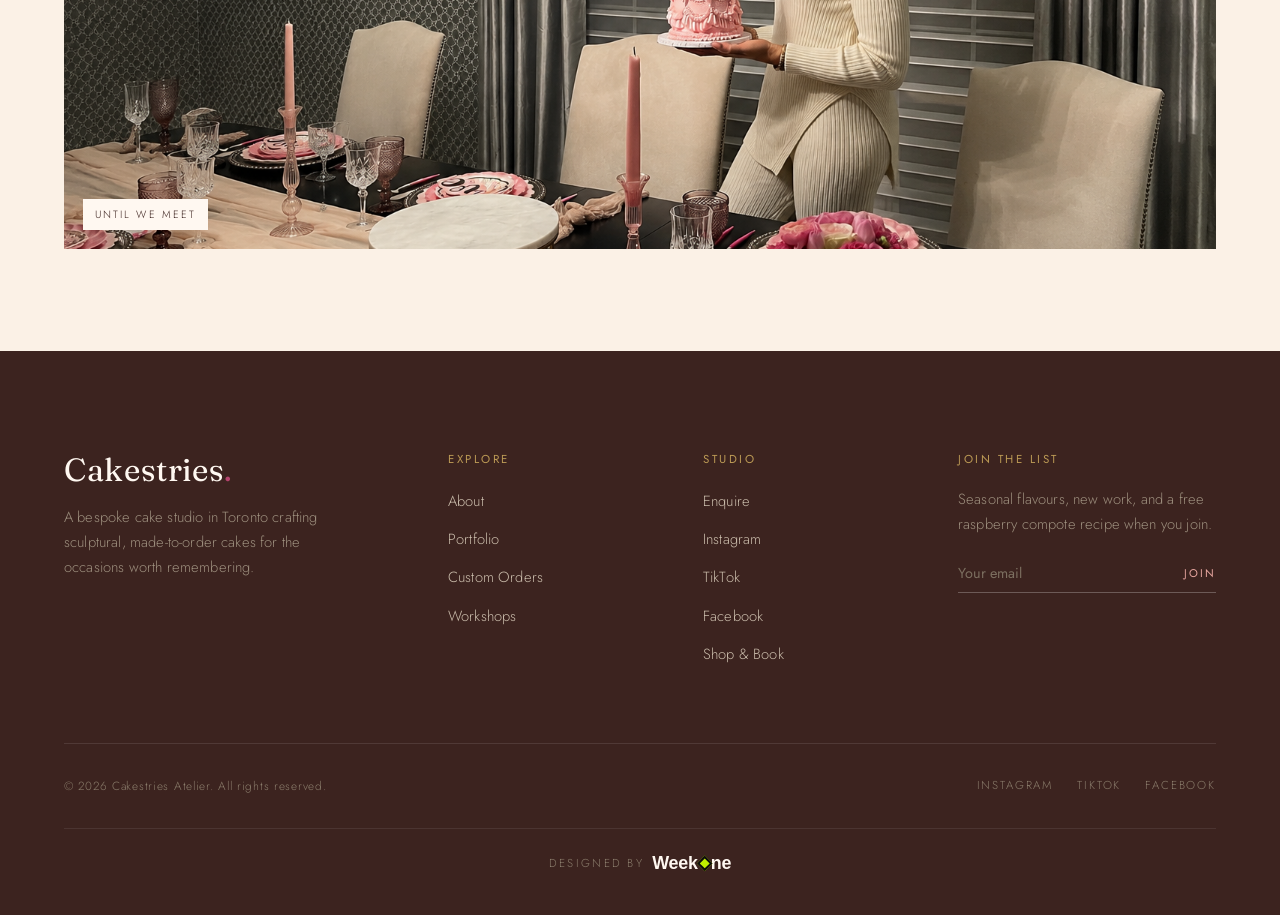
<file: contact.html>
<!DOCTYPE html>
<html lang="en">
<head>
  <meta charset="UTF-8" />
  <meta name="viewport" content="width=device-width, initial-scale=1.0" />
  <title>Contact — Cakestries</title>
  <meta name="description" content="Contact Cakestries in Toronto to begin a bespoke cake commission. By appointment — we reply to every enquiry within two working days." />
  <meta name="keywords" content="contact Cakestries, cake order Toronto, cake enquiry GTA, cakestriesorders email, Toronto cake studio" />
  <link rel="canonical" href="https://cakestries-website.vercel.app/contact.html" />
  <meta property="og:title" content="Contact — Cakestries" />
  <meta property="og:description" content="Contact Cakestries in Toronto to begin a bespoke cake commission. We reply within two working days." />
  <meta property="og:url" content="https://cakestries-website.vercel.app/contact.html" />
  <meta property="og:type" content="website" />
  <link rel="preconnect" href="https://fonts.googleapis.com" />
  <link rel="preconnect" href="https://fonts.gstatic.com" crossorigin />
  <link href="https://fonts.googleapis.com/css2?family=Fraunces:ital,opsz,wght@0,9..144,300..600;1,9..144,300..600&family=Jost:wght@300;400;500&display=swap" rel="stylesheet" />
  <link rel="stylesheet" href="styles.css" />
</head>
<body>

  <header class="nav">
    <div class="nav__inner">
      <a href="/" class="brand">Cakestries<span class="dot">.</span></a>
      <button class="nav__toggle" aria-label="Toggle menu"><span></span><span></span><span></span></button>
      <nav class="nav__links">
        <a href="/">Home</a>
        <a href="/about">About</a>
        <a href="/portfolio">Portfolio</a>
        <a href="/custom-orders">Custom Orders</a>
        <a href="/workshops">Workshops</a>
        <a href="/contact" class="is-active">Contact</a>
        <a href="/custom-orders#enquiry" class="btn btn--ghost nav__cta">Enquire</a>
      </nav>
    </div>
  </header>

  <!-- ============ PAGE HERO ============ -->
  <section class="page-hero">
    <div class="wrap">
      <div class="breadcrumb" data-reveal><a href="/">Home</a> &mdash; Contact</div>
      <span class="eyebrow" data-reveal>Say Hello</span>
      <h1 class="display-l" data-reveal data-reveal-delay="1">Let's begin a <span class="serif-italic">conversation.</span></h1>
      <p class="lead" data-reveal data-reveal-delay="2">Whether you know exactly what you want or only a feeling, we'd love to hear from you. Every enquiry reaches Chantale directly.</p>
    </div>
  </section>

  <!-- ============ CONTACT GRID ============ -->
  <section class="section section--tight">
    <div class="wrap">
      <div class="contact-grid">
        <!-- FORM -->
        <div data-reveal>
          <div class="form-success is-hidden">
            Thank you &mdash; your message is with the studio. We'll reply within two working days. In the meantime, follow along on <a href="https://www.instagram.com/cakestries" target="_blank" rel="noopener" style="color:var(--clay-deep);">Instagram</a>.
          </div>

          <form class="form form-fields" data-demo onsubmit="return false;">
            <div class="field">
              <label for="cname">Your name</label>
              <input type="text" id="cname" name="name" placeholder="Jane Doe" required />
            </div>
            <div class="field">
              <label for="cemail">Email</label>
              <input type="email" id="cemail" name="email" placeholder="jane@email.com" required />
            </div>
            <div class="field">
              <label for="cphone">Phone (optional)</label>
              <input type="tel" id="cphone" name="phone" placeholder="+1 (416) ..." />
            </div>
            <div class="field">
              <label for="ctopic">Enquiry about</label>
              <select id="ctopic" name="topic">
                <option>A bespoke commission</option>
                <option>Wedding cake</option>
                <option>Baby shower cake</option>
                <option>Cupcakes</option>
                <option>Workshop / Class</option>
                <option>Press &amp; collaborations</option>
                <option>Something else</option>
              </select>
            </div>
            <div class="field full">
              <label for="cmsg">Your message</label>
              <textarea id="cmsg" name="message" placeholder="Tell us a little about what you have in mind..."></textarea>
            </div>
            <p class="form__note">We reply to every enquiry within two working days. You can also email us directly at <a href="mailto:cakestriesorders@gmail.com" style="color:var(--clay-deep);">cakestriesorders@gmail.com</a></p>
            <div class="field full">
              <button type="submit" class="btn btn--solid">Send Message <span class="arrow">&rarr;</span></button>
            </div>
          </form>
        </div>

        <!-- DETAILS -->
        <aside data-reveal data-reveal-delay="1">
          <div class="detail">
            <div class="k">Email</div>
            <div class="v"><a href="mailto:cakestriesorders@gmail.com">cakestriesorders@gmail.com</a></div>
          </div>
          <div class="detail">
            <div class="k">Instagram</div>
            <div class="v"><a href="https://www.instagram.com/cakestries" target="_blank" rel="noopener">@cakestries</a></div>
          </div>
          <div class="detail">
            <div class="k">Studio</div>
            <div class="v">Toronto, Ontario</div>
            <p class="muted" style="font-size:0.92rem; margin-top:0.5rem;">By appointment only. Serving the GTA &amp; Peel Region.</p>
          </div>
          <div class="detail">
            <div class="k">Book Online</div>
            <div class="v"><a href="https://stan.store/Cakestries" target="_blank" rel="noopener">stan.store/Cakestries</a></div>
          </div>
          <div class="detail">
            <div class="k">Hours</div>
            <div class="v">Tue &ndash; Sat</div>
            <p class="muted" style="font-size:0.92rem; margin-top:0.5rem;">9am &ndash; 5pm. Enquiries answered within two working days.</p>
          </div>
          <div class="detail">
            <div class="k">Lead time</div>
            <div class="v">3 &ndash; 6 months</div>
            <p class="muted" style="font-size:0.92rem; margin-top:0.5rem;">For weddings &amp; large commissions. Celebration cakes, 2 &ndash; 4 weeks.</p>
          </div>
        </aside>
      </div>
    </div>
  </section>

  <!-- ============ FAQ ============ -->
  <section class="section" id="faq">
    <div class="wrap">
      <div class="section-head" data-reveal>
        <div class="section-head__line">
          <span class="eyebrow">Good to Know</span>
          <span class="rule"></span>
        </div>
        <h2 class="section-head__title">Questions, <span class="serif-italic">answered.</span></h2>
      </div>
      <div class="faq">
        <div class="faq__item">
          <button class="faq__q" aria-expanded="false"><span>How far in advance should I book?</span><span class="faq__icon"></span></button>
          <div class="faq__a"><div class="faq__a-inner">For weddings and larger commissions, three to six months is ideal &mdash; we take a limited number of dates and they fill early, particularly in summer. For celebration cakes, two to four weeks is usually enough. That said, always ask: we occasionally keep room for last-minute pieces.</div></div>
        </div>
        <div class="faq__item">
          <button class="faq__q" aria-expanded="false"><span>Is there a minimum spend?</span><span class="faq__icon"></span></button>
          <div class="faq__a"><div class="faq__a-inner">Birthday and milestone cakes begin at $250, baby shower cakes from $375. Wedding commissions are quote-based. Because each cake is designed and made from scratch, this reflects the time and craft involved. We'll always give you a clear, tailored quote before anything is confirmed. All prices in CAD.</div></div>
        </div>
        <div class="faq__item">
          <button class="faq__q" aria-expanded="false"><span>Can I taste before I commit?</span><span class="faq__icon"></span></button>
          <div class="faq__a"><div class="faq__a-inner">Yes &mdash; and we encourage it. Every wedding commission includes a curated tasting box of our seasonal flavours. For celebration cakes, tastings can be arranged on request. We'd rather you fall in love with the flavour before we build a thing.</div></div>
        </div>
        <div class="faq__item">
          <button class="faq__q" aria-expanded="false"><span>Do you cater to dietary requirements?</span><span class="faq__icon"></span></button>
          <div class="faq__a"><div class="faq__a-inner">We develop thoughtful options for many dietary needs &mdash; including vegetarian, egg-free and certain allergen-conscious recipes &mdash; without treating them as an afterthought. Our studio does handle nuts, gluten and dairy, so we cannot guarantee a fully allergen-free environment. Tell us your needs early and we'll be honest about what we can do beautifully.</div></div>
        </div>
        <div class="faq__item">
          <button class="faq__q" aria-expanded="false"><span>Do you deliver?</span><span class="faq__icon"></span></button>
          <div class="faq__a"><div class="faq__a-inner">Yes. Tiered and sculptural cakes are hand-delivered and set in place by us across Toronto, the GTA, and Peel Region &mdash; it's the only way to guarantee they arrive as intended. Delivery is included in most wedding quotes; further afield is arranged at cost. Smaller cakes can be collected from the studio by appointment.</div></div>
        </div>
        <div class="faq__item">
          <button class="faq__q" aria-expanded="false"><span>Do you offer cupcakes?</span><span class="faq__icon"></span></button>
          <div class="faq__a"><div class="faq__a-inner">Absolutely. Signature buttercream cupcakes are one of our specialties &mdash; available for any occasion, from Valentine's Day boxes to themed party sets. We also offer hand-crafted cake toppers from $20. Check out our <a href="/portfolio" style="color:var(--clay-deep); text-decoration:underline;">portfolio</a> for examples.</div></div>
        </div>
        <div class="faq__item">
          <button class="faq__q" aria-expanded="false"><span>Can I book a workshop?</span><span class="faq__icon"></span></button>
          <div class="faq__a"><div class="faq__a-inner">Yes! We run cake decorating workshops at PAMA (Peel Art Gallery, Museum and Archives) and through our Cake &amp; Worship community events. Check our <a href="https://www.instagram.com/cakeandworship" target="_blank" rel="noopener" style="color:var(--clay-deep); text-decoration:underline;">@cakeandworship</a> Instagram or <a href="https://stan.store/Cakestries" target="_blank" rel="noopener" style="color:var(--clay-deep); text-decoration:underline;">Stan Store</a> for upcoming dates.</div></div>
        </div>
        <div class="faq__item">
          <button class="faq__q" aria-expanded="false"><span>Do you sell digital recipes?</span><span class="faq__icon"></span></button>
          <div class="faq__a"><div class="faq__a-inner">Yes &mdash; our signature vanilla cake recipe ($8), creamy buttercream recipe ($6), and combo pack ($12) are available on our <a href="https://stan.store/Cakestries" target="_blank" rel="noopener" style="color:var(--clay-deep); text-decoration:underline;">Stan Store</a>. When you join our email list, you also get a free raspberry compote recipe.</div></div>
        </div>
        <div class="faq__item">
          <button class="faq__q" aria-expanded="false"><span>How do I secure my date?</span><span class="faq__icon"></span></button>
          <div class="faq__a"><div class="faq__a-inner">A signed design proposal and a 25% deposit confirm your booking and reserve the date in our diary. The balance is due two weeks before your event. Until the deposit is received, dates remain open to other enquiries.</div></div>
        </div>
        <div class="faq__item">
          <button class="faq__q" aria-expanded="false"><span>Can you recreate a cake I've seen online?</span><span class="faq__icon"></span></button>
          <div class="faq__a"><div class="faq__a-inner">We love references as a starting point, but we won't copy another maker's work line-for-line &mdash; it isn't fair to them or true to us. Instead, bring us the images that move you and we'll design something original that captures the same feeling, made unmistakably yours.</div></div>
        </div>
        <div class="faq__item">
          <button class="faq__q" aria-expanded="false"><span>What areas do you serve?</span><span class="faq__icon"></span></button>
          <div class="faq__a"><div class="faq__a-inner">We are based in Toronto and serve the Greater Toronto Area and Peel Region (including Mississauga and Brampton). Delivery is available for custom cakes within this area. For locations further afield, get in touch and we'll work something out.</div></div>
        </div>
        <div class="faq__item">
          <button class="faq__q" aria-expanded="false"><span>What if I need to change or cancel?</span><span class="faq__icon"></span></button>
          <div class="faq__a"><div class="faq__a-inner">Life happens. Design tweaks are welcome up to two weeks before your date. Deposits are non-refundable as they reserve time we turn others away for, but we'll always do our best to be fair and flexible where we can.</div></div>
        </div>
      </div>
    </div>
  </section>

  <!-- ============ IMAGE STRIP ============ -->
  <section class="wrap" style="padding-bottom: clamp(4rem,8vw,7rem);" data-reveal>
    <div class="split__media" style="aspect-ratio:16/7;">
      <img src="assets/owner/owner-hero.png" alt="Chantale Abbott-Keith, founder of Cakestries" style="aspect-ratio:16/7; object-position: center 25%;" loading="lazy" decoding="async" />
      <span class="tag">Until we meet</span>
    </div>
  </section>

  <!-- ============ FOOTER ============ -->
  <footer class="footer">
    <div class="wrap">
      <div class="footer__top">
        <div class="footer__brand">
          <a href="/" class="brand">Cakestries<span class="dot" style="color:var(--clay)">.</span></a>
          <p>A bespoke cake studio in Toronto crafting sculptural, made-to-order cakes for the occasions worth remembering.</p>
        </div>
        <div>
          <h4>Explore</h4>
          <ul>
            <li><a href="/about">About</a></li>
            <li><a href="/portfolio">Portfolio</a></li>
            <li><a href="/custom-orders">Custom Orders</a></li>
            <li><a href="/workshops">Workshops</a></li>
          </ul>
        </div>
        <div>
          <h4>Studio</h4>
          <ul>
            <li><a href="/custom-orders#enquiry">Enquire</a></li>
            <li><a href="https://www.instagram.com/cakestries" target="_blank" rel="noopener">Instagram</a></li>
            <li><a href="https://www.tiktok.com/@cakestries" target="_blank" rel="noopener">TikTok</a></li>
            <li><a href="https://www.facebook.com/Cakestriess" target="_blank" rel="noopener">Facebook</a></li>
            <li><a href="https://stan.store/Cakestries" target="_blank" rel="noopener">Shop &amp; Book</a></li>
          </ul>
        </div>
        <div class="footer__newsletter">
          <h4>Join the List</h4>
          <p>Seasonal flavours, new work, and a free raspberry compote recipe when you join.</p>
          <form class="footer__news-form" data-demo onsubmit="return false;">
            <input type="email" placeholder="Your email" aria-label="Email" required />
            <button type="submit">Join</button>
          </form>
        </div>
      </div>
      <div class="footer__bottom">
        <span>&copy; <span data-year>2026</span> Cakestries Atelier. All rights reserved.</span>
        <div class="socials">
          <a href="https://www.instagram.com/cakestries" target="_blank" rel="noopener">Instagram</a>
          <a href="https://www.tiktok.com/@cakestries" target="_blank" rel="noopener">TikTok</a>
          <a href="https://www.facebook.com/Cakestriess" target="_blank" rel="noopener">Facebook</a>
        </div>
      </div>
      <div class="footer__credit"><span>Designed by</span><span class="weekone" aria-label="Weekone"><span class="weekone__txt">Week</span><span class="weekone__dia"></span><span class="weekone__txt">ne</span></span></div>
    </div>
  </footer>

  <script src="script.js"></script>
</body>
</html>
</file>
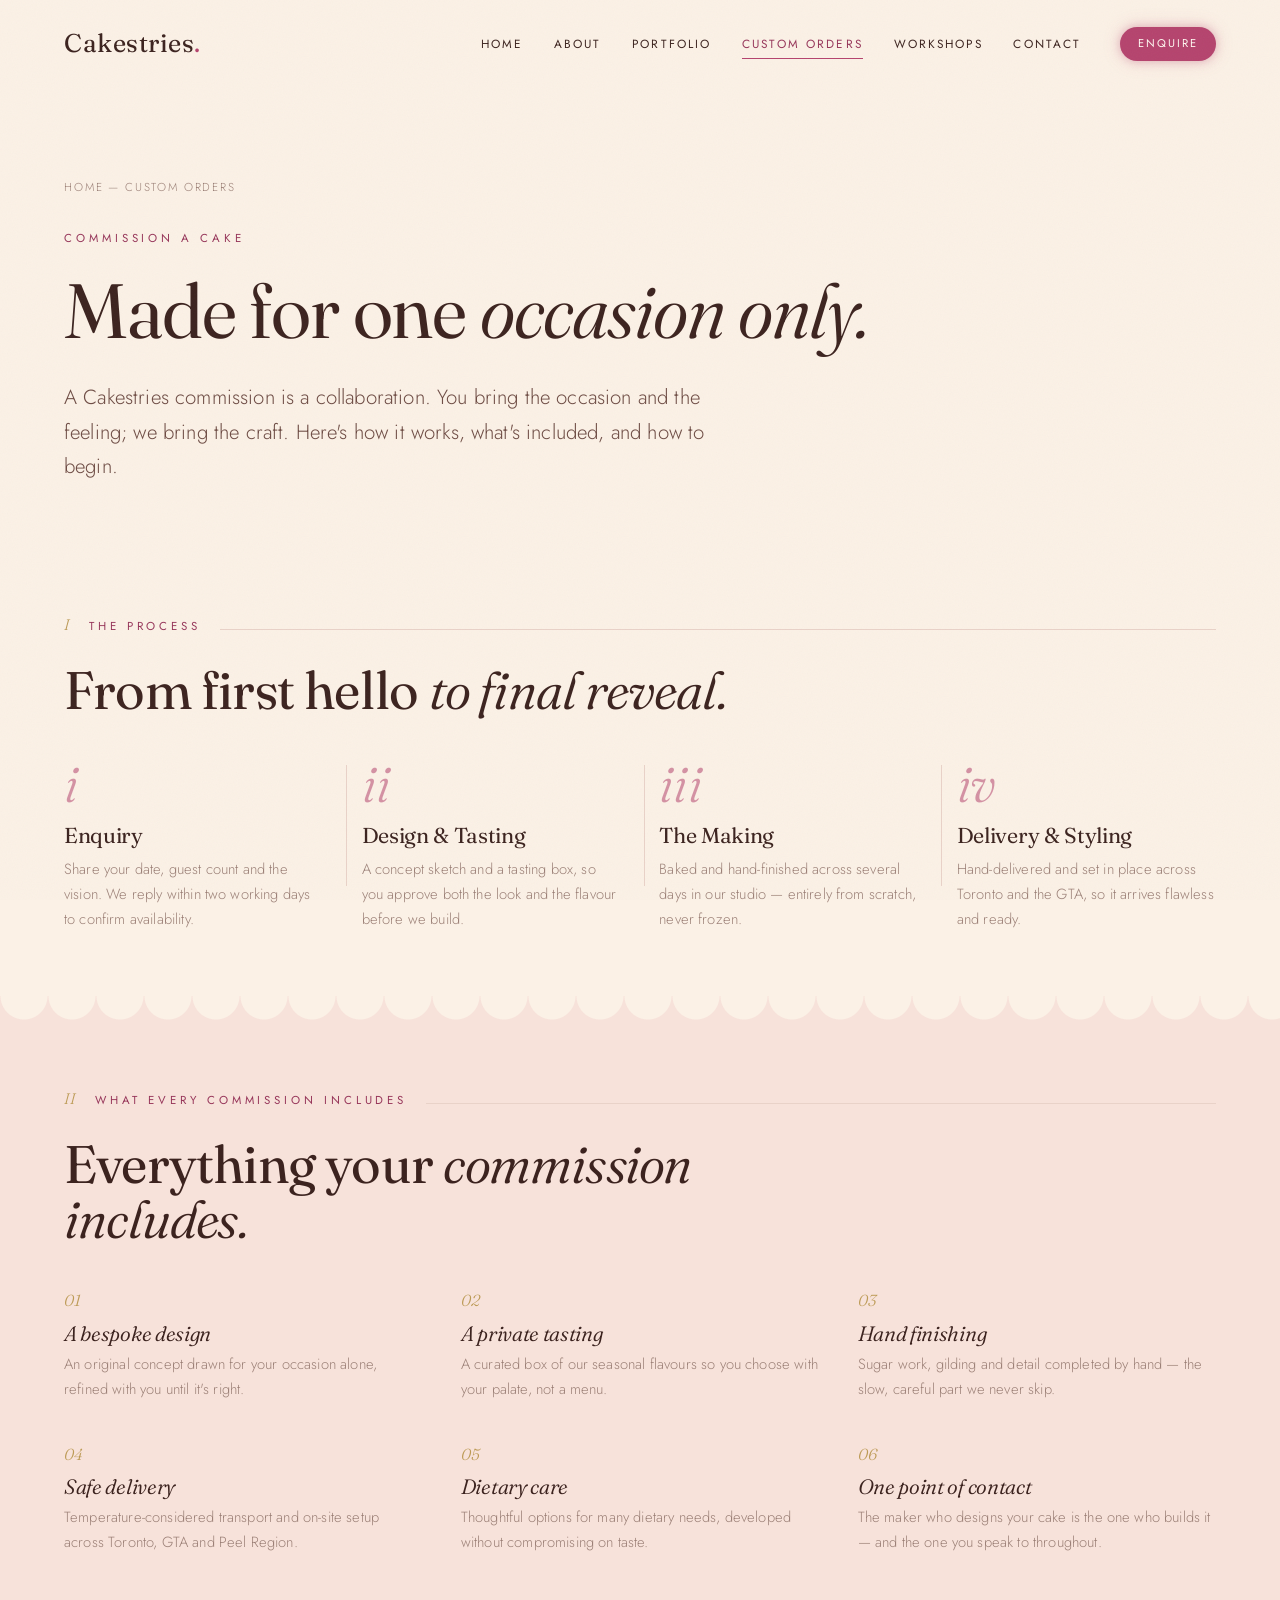
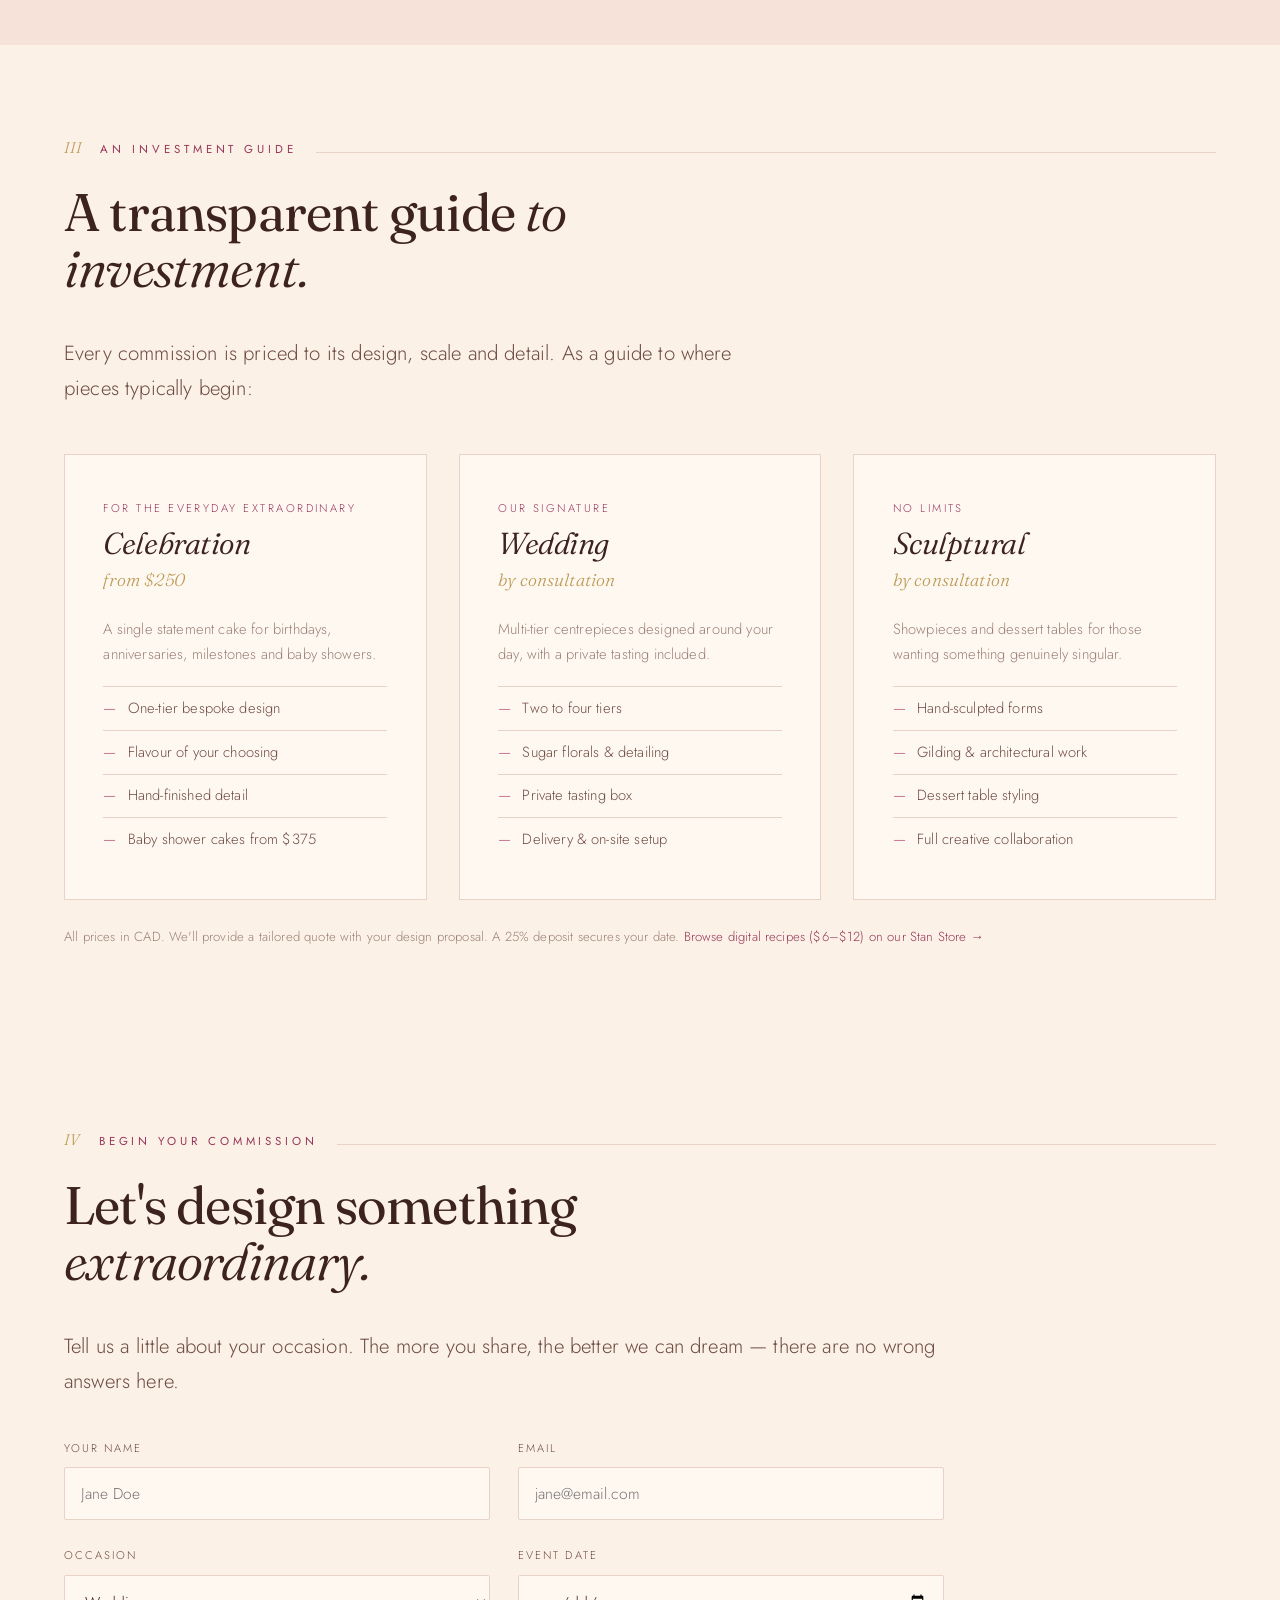
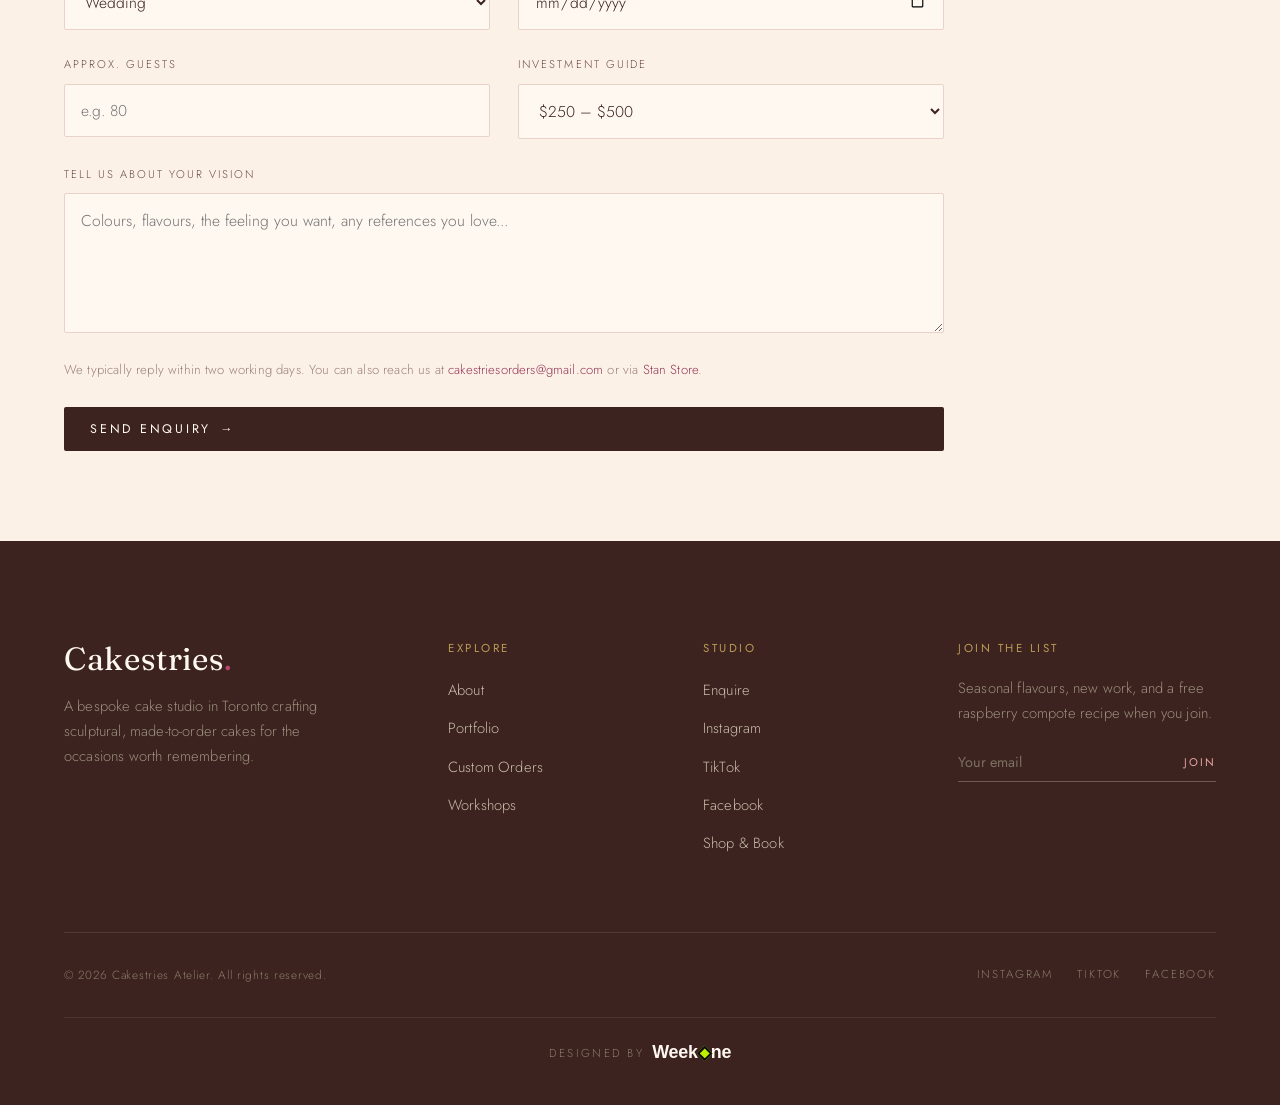
<file: custom-orders.html>
<!DOCTYPE html>
<html lang="en">
<head>
  <meta charset="UTF-8" />
  <meta name="viewport" content="width=device-width, initial-scale=1.0" />
  <title>Custom Orders — Cakestries</title>
  <meta name="description" content="Commission a bespoke Cakestries cake in Toronto. Our process, what's included, investment guide and an enquiry form to begin." />
  <meta name="keywords" content="order custom cake Toronto, wedding cake commission, birthday cake order GTA, baby shower cake Toronto, cake pricing" />
  <link rel="canonical" href="https://cakestries-website.vercel.app/custom-orders.html" />
  <meta property="og:title" content="Custom Orders — Cakestries" />
  <meta property="og:description" content="Commission a bespoke cake. Process, pricing guide, and enquiry form. Celebration cakes from $250 CAD." />
  <meta property="og:image" content="https://cakestries-website.vercel.app/assets/cakes/cake-06-white-roses-basket.png" />
  <meta property="og:url" content="https://cakestries-website.vercel.app/custom-orders.html" />
  <meta property="og:type" content="website" />
  <meta name="twitter:card" content="summary_large_image" />
  <link rel="preconnect" href="https://fonts.googleapis.com" />
  <link rel="preconnect" href="https://fonts.gstatic.com" crossorigin />
  <link href="https://fonts.googleapis.com/css2?family=Fraunces:ital,opsz,wght@0,9..144,300..600;1,9..144,300..600&family=Jost:wght@300;400;500&display=swap" rel="stylesheet" />
  <link rel="stylesheet" href="styles.css" />
</head>
<body>

  <header class="nav">
    <div class="nav__inner">
      <a href="/" class="brand">Cakestries<span class="dot">.</span></a>
      <button class="nav__toggle" aria-label="Toggle menu"><span></span><span></span><span></span></button>
      <nav class="nav__links">
        <a href="/">Home</a>
        <a href="/about">About</a>
        <a href="/portfolio">Portfolio</a>
        <a href="/custom-orders" class="is-active">Custom Orders</a>
        <a href="/workshops">Workshops</a>
        <a href="/contact">Contact</a>
        <a href="/custom-orders#enquiry" class="btn btn--ghost nav__cta">Enquire</a>
      </nav>
    </div>
  </header>

  <!-- ============ PAGE HERO ============ -->
  <section class="page-hero">
    <div class="wrap">
      <div class="breadcrumb" data-reveal><a href="/">Home</a> &mdash; Custom Orders</div>
      <span class="eyebrow" data-reveal>Commission a Cake</span>
      <h1 class="display-l" data-reveal data-reveal-delay="1">Made for one <span class="serif-italic">occasion only.</span></h1>
      <p class="lead" data-reveal data-reveal-delay="2">A Cakestries commission is a collaboration. You bring the occasion and the feeling; we bring the craft. Here's how it works, what's included, and how to begin.</p>
    </div>
  </section>

  <!-- ============ PROCESS ============ -->
  <section class="section section--tight">
    <div class="wrap">
      <div class="section-head" data-reveal>
        <div class="section-head__line">
          <span class="index-num">I</span>
          <span class="eyebrow">The Process</span>
          <span class="rule"></span>
        </div>
        <h2 class="section-head__title">From first hello <span class="serif-italic">to final reveal.</span></h2>
      </div>
      <div class="steps">
        <div class="step" data-reveal>
          <span class="n">i</span>
          <h3>Enquiry</h3>
          <p>Share your date, guest count and the vision. We reply within two working days to confirm availability.</p>
        </div>
        <div class="step" data-reveal data-reveal-delay="1">
          <span class="n">ii</span>
          <h3>Design &amp; Tasting</h3>
          <p>A concept sketch and a tasting box, so you approve both the look and the flavour before we build.</p>
        </div>
        <div class="step" data-reveal data-reveal-delay="2">
          <span class="n">iii</span>
          <h3>The Making</h3>
          <p>Baked and hand-finished across several days in our studio &mdash; entirely from scratch, never frozen.</p>
        </div>
        <div class="step" data-reveal data-reveal-delay="3">
          <span class="n">iv</span>
          <h3>Delivery &amp; Styling</h3>
          <p>Hand-delivered and set in place across Toronto and the GTA, so it arrives flawless and ready.</p>
        </div>
      </div>
    </div>
  </section>

  <!-- ============ WHAT'S INCLUDED ============ -->
  <section class="section section--blush">
    <div class="wrap">
      <div class="section-head" data-reveal>
        <div class="section-head__line">
          <span class="index-num">II</span>
          <span class="eyebrow">What Every Commission Includes</span>
          <span class="rule"></span>
        </div>
        <h2 class="section-head__title">Everything your <span class="serif-italic">commission includes.</span></h2>
      </div>
      <div class="includes">
        <div class="include" data-reveal>
          <span class="num">01</span>
          <h3 class="serif-italic">A bespoke design</h3>
          <p>An original concept drawn for your occasion alone, refined with you until it's right.</p>
        </div>
        <div class="include" data-reveal data-reveal-delay="1">
          <span class="num">02</span>
          <h3 class="serif-italic">A private tasting</h3>
          <p>A curated box of our seasonal flavours so you choose with your palate, not a menu.</p>
        </div>
        <div class="include" data-reveal data-reveal-delay="2">
          <span class="num">03</span>
          <h3 class="serif-italic">Hand finishing</h3>
          <p>Sugar work, gilding and detail completed by hand &mdash; the slow, careful part we never skip.</p>
        </div>
        <div class="include" data-reveal>
          <span class="num">04</span>
          <h3 class="serif-italic">Safe delivery</h3>
          <p>Temperature-considered transport and on-site setup across Toronto, GTA and Peel Region.</p>
        </div>
        <div class="include" data-reveal data-reveal-delay="1">
          <span class="num">05</span>
          <h3 class="serif-italic">Dietary care</h3>
          <p>Thoughtful options for many dietary needs, developed without compromising on taste.</p>
        </div>
        <div class="include" data-reveal data-reveal-delay="2">
          <span class="num">06</span>
          <h3 class="serif-italic">One point of contact</h3>
          <p>The maker who designs your cake is the one who builds it &mdash; and the one you speak to throughout.</p>
        </div>
      </div>
    </div>
  </section>

  <!-- ============ INVESTMENT ============ -->
  <section class="section">
    <div class="wrap">
      <div class="section-head" data-reveal>
        <div class="section-head__line">
          <span class="index-num">III</span>
          <span class="eyebrow">An Investment Guide</span>
          <span class="rule"></span>
        </div>
        <h2 class="section-head__title">A transparent guide <span class="serif-italic">to investment.</span></h2>
      </div>
      <p class="lead" data-reveal style="max-width:60ch; margin-bottom:3rem;">Every commission is priced to its design, scale and detail. As a guide to where pieces typically begin:</p>
      <div class="tiers">
        <div class="tier" data-reveal>
          <span class="k">For the everyday extraordinary</span>
          <h3 class="serif-italic">Celebration</h3>
          <p class="from">from $250</p>
          <p class="muted" style="font-size:0.92rem;">A single statement cake for birthdays, anniversaries, milestones and baby showers.</p>
          <ul>
            <li>One-tier bespoke design</li>
            <li>Flavour of your choosing</li>
            <li>Hand-finished detail</li>
            <li>Baby shower cakes from $375</li>
          </ul>
        </div>
        <div class="tier" data-reveal data-reveal-delay="1">
          <span class="k">Our signature</span>
          <h3 class="serif-italic">Wedding</h3>
          <p class="from">by consultation</p>
          <p class="muted" style="font-size:0.92rem;">Multi-tier centrepieces designed around your day, with a private tasting included.</p>
          <ul>
            <li>Two to four tiers</li>
            <li>Sugar florals &amp; detailing</li>
            <li>Private tasting box</li>
            <li>Delivery &amp; on-site setup</li>
          </ul>
        </div>
        <div class="tier" data-reveal data-reveal-delay="2">
          <span class="k">No limits</span>
          <h3 class="serif-italic">Sculptural</h3>
          <p class="from">by consultation</p>
          <p class="muted" style="font-size:0.92rem;">Showpieces and dessert tables for those wanting something genuinely singular.</p>
          <ul>
            <li>Hand-sculpted forms</li>
            <li>Gilding &amp; architectural work</li>
            <li>Dessert table styling</li>
            <li>Full creative collaboration</li>
          </ul>
        </div>
      </div>
      <p class="form__note" data-reveal style="margin-top:1.6rem;">All prices in CAD. We'll provide a tailored quote with your design proposal. A 25% deposit secures your date. <a href="https://stan.store/Cakestries" target="_blank" rel="noopener" style="color:var(--clay-deep);">Browse digital recipes ($6&ndash;$12) on our Stan Store &rarr;</a></p>
    </div>
  </section>

  <!-- ============ ENQUIRY FORM ============ -->
  <section class="section" id="enquiry">
    <div class="wrap">
      <div class="section-head" data-reveal>
        <div class="section-head__line">
          <span class="index-num">IV</span>
          <span class="eyebrow">Begin Your Commission</span>
          <span class="rule"></span>
        </div>
        <h2 class="section-head__title">Let's design something <span class="serif-italic">extraordinary.</span></h2>
      </div>
      <div style="max-width:880px;">
        <p class="lead" data-reveal style="margin-bottom:2.5rem;">Tell us a little about your occasion. The more you share, the better we can dream &mdash; there are no wrong answers here.</p>

        <div class="form-success is-hidden">
          Thank you &mdash; your enquiry is with the studio. We'll be in touch within two working days to talk through your design and confirm availability.
        </div>

        <form class="form form-fields" data-demo data-reveal onsubmit="return false;">
          <div class="field">
            <label for="name">Your name</label>
            <input type="text" id="name" name="name" placeholder="Jane Doe" required />
          </div>
          <div class="field">
            <label for="email">Email</label>
            <input type="email" id="email" name="email" placeholder="jane@email.com" required />
          </div>
          <div class="field">
            <label for="occasion">Occasion</label>
            <select id="occasion" name="occasion">
              <option>Wedding</option>
              <option>Celebration / Birthday</option>
              <option>Baby Shower</option>
              <option>Sculptural / Showpiece</option>
              <option>Cupcakes</option>
              <option>Dessert Table</option>
              <option>Other</option>
            </select>
          </div>
          <div class="field">
            <label for="date">Event date</label>
            <input type="date" id="date" name="date" />
          </div>
          <div class="field">
            <label for="guests">Approx. guests</label>
            <input type="number" id="guests" name="guests" placeholder="e.g. 80" min="1" />
          </div>
          <div class="field">
            <label for="budget">Investment guide</label>
            <select id="budget" name="budget">
              <option>$250 &ndash; $500</option>
              <option>$500 &ndash; $1,000</option>
              <option>$1,000 &ndash; $2,000</option>
              <option>$2,000+</option>
              <option>Not sure yet</option>
            </select>
          </div>
          <div class="field full">
            <label for="vision">Tell us about your vision</label>
            <textarea id="vision" name="vision" placeholder="Colours, flavours, the feeling you want, any references you love..."></textarea>
          </div>
          <p class="form__note">We typically reply within two working days. You can also reach us at <a href="mailto:cakestriesorders@gmail.com" style="color:var(--clay-deep);">cakestriesorders@gmail.com</a> or via <a href="https://stan.store/Cakestries" target="_blank" rel="noopener" style="color:var(--clay-deep);">Stan Store</a>.</p>
          <div class="field full">
            <button type="submit" class="btn btn--solid">Send Enquiry <span class="arrow">&rarr;</span></button>
          </div>
        </form>
      </div>
    </div>
  </section>

  <!-- ============ FOOTER ============ -->
  <footer class="footer">
    <div class="wrap">
      <div class="footer__top">
        <div class="footer__brand">
          <a href="/" class="brand">Cakestries<span class="dot" style="color:var(--clay)">.</span></a>
          <p>A bespoke cake studio in Toronto crafting sculptural, made-to-order cakes for the occasions worth remembering.</p>
        </div>
        <div>
          <h4>Explore</h4>
          <ul>
            <li><a href="/about">About</a></li>
            <li><a href="/portfolio">Portfolio</a></li>
            <li><a href="/custom-orders">Custom Orders</a></li>
            <li><a href="/workshops">Workshops</a></li>
          </ul>
        </div>
        <div>
          <h4>Studio</h4>
          <ul>
            <li><a href="/custom-orders#enquiry">Enquire</a></li>
            <li><a href="https://www.instagram.com/cakestries" target="_blank" rel="noopener">Instagram</a></li>
            <li><a href="https://www.tiktok.com/@cakestries" target="_blank" rel="noopener">TikTok</a></li>
            <li><a href="https://www.facebook.com/Cakestriess" target="_blank" rel="noopener">Facebook</a></li>
            <li><a href="https://stan.store/Cakestries" target="_blank" rel="noopener">Shop &amp; Book</a></li>
          </ul>
        </div>
        <div class="footer__newsletter">
          <h4>Join the List</h4>
          <p>Seasonal flavours, new work, and a free raspberry compote recipe when you join.</p>
          <form class="footer__news-form" data-demo onsubmit="return false;">
            <input type="email" placeholder="Your email" aria-label="Email" required />
            <button type="submit">Join</button>
          </form>
        </div>
      </div>
      <div class="footer__bottom">
        <span>&copy; <span data-year>2026</span> Cakestries Atelier. All rights reserved.</span>
        <div class="socials">
          <a href="https://www.instagram.com/cakestries" target="_blank" rel="noopener">Instagram</a>
          <a href="https://www.tiktok.com/@cakestries" target="_blank" rel="noopener">TikTok</a>
          <a href="https://www.facebook.com/Cakestriess" target="_blank" rel="noopener">Facebook</a>
        </div>
      </div>
      <div class="footer__credit"><span>Designed by</span><span class="weekone" aria-label="Weekone"><span class="weekone__txt">Week</span><span class="weekone__dia"></span><span class="weekone__txt">ne</span></span></div>
    </div>
  </footer>

  <script src="script.js"></script>
</body>
</html>
</file>
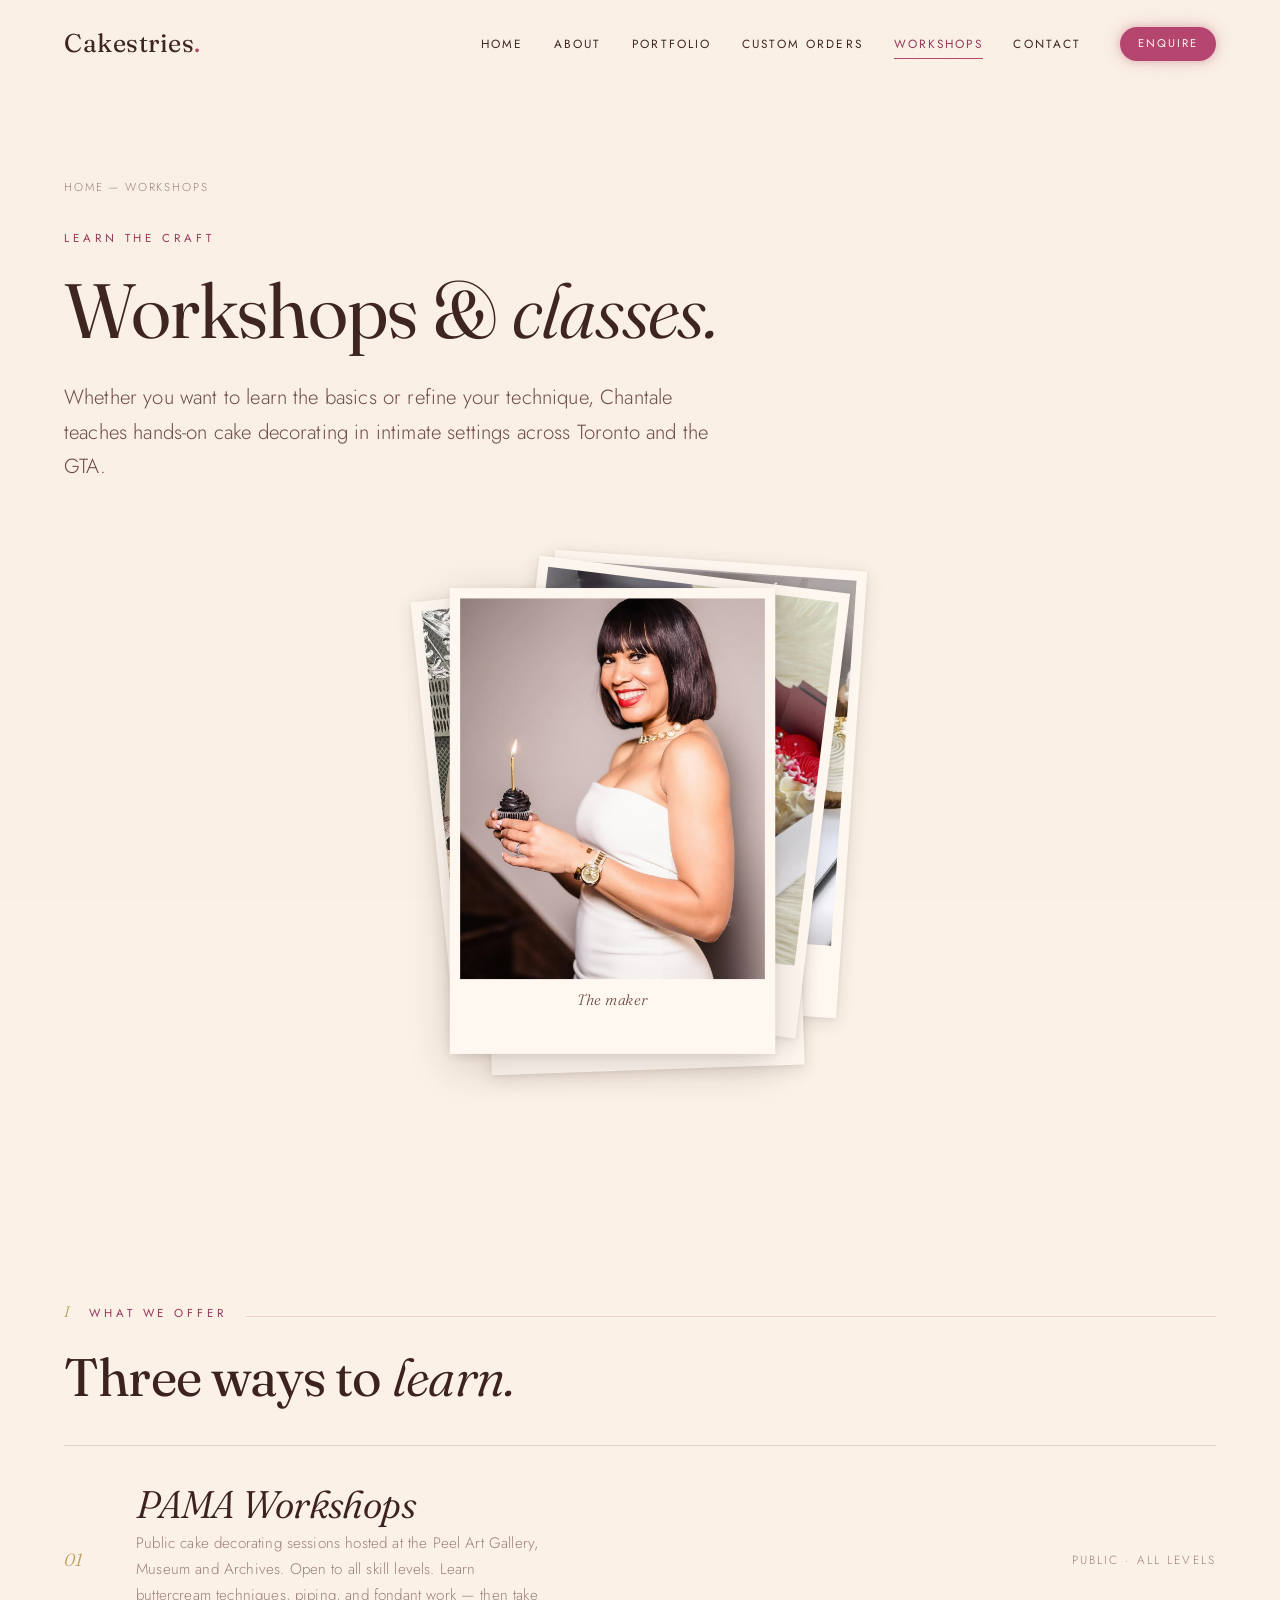
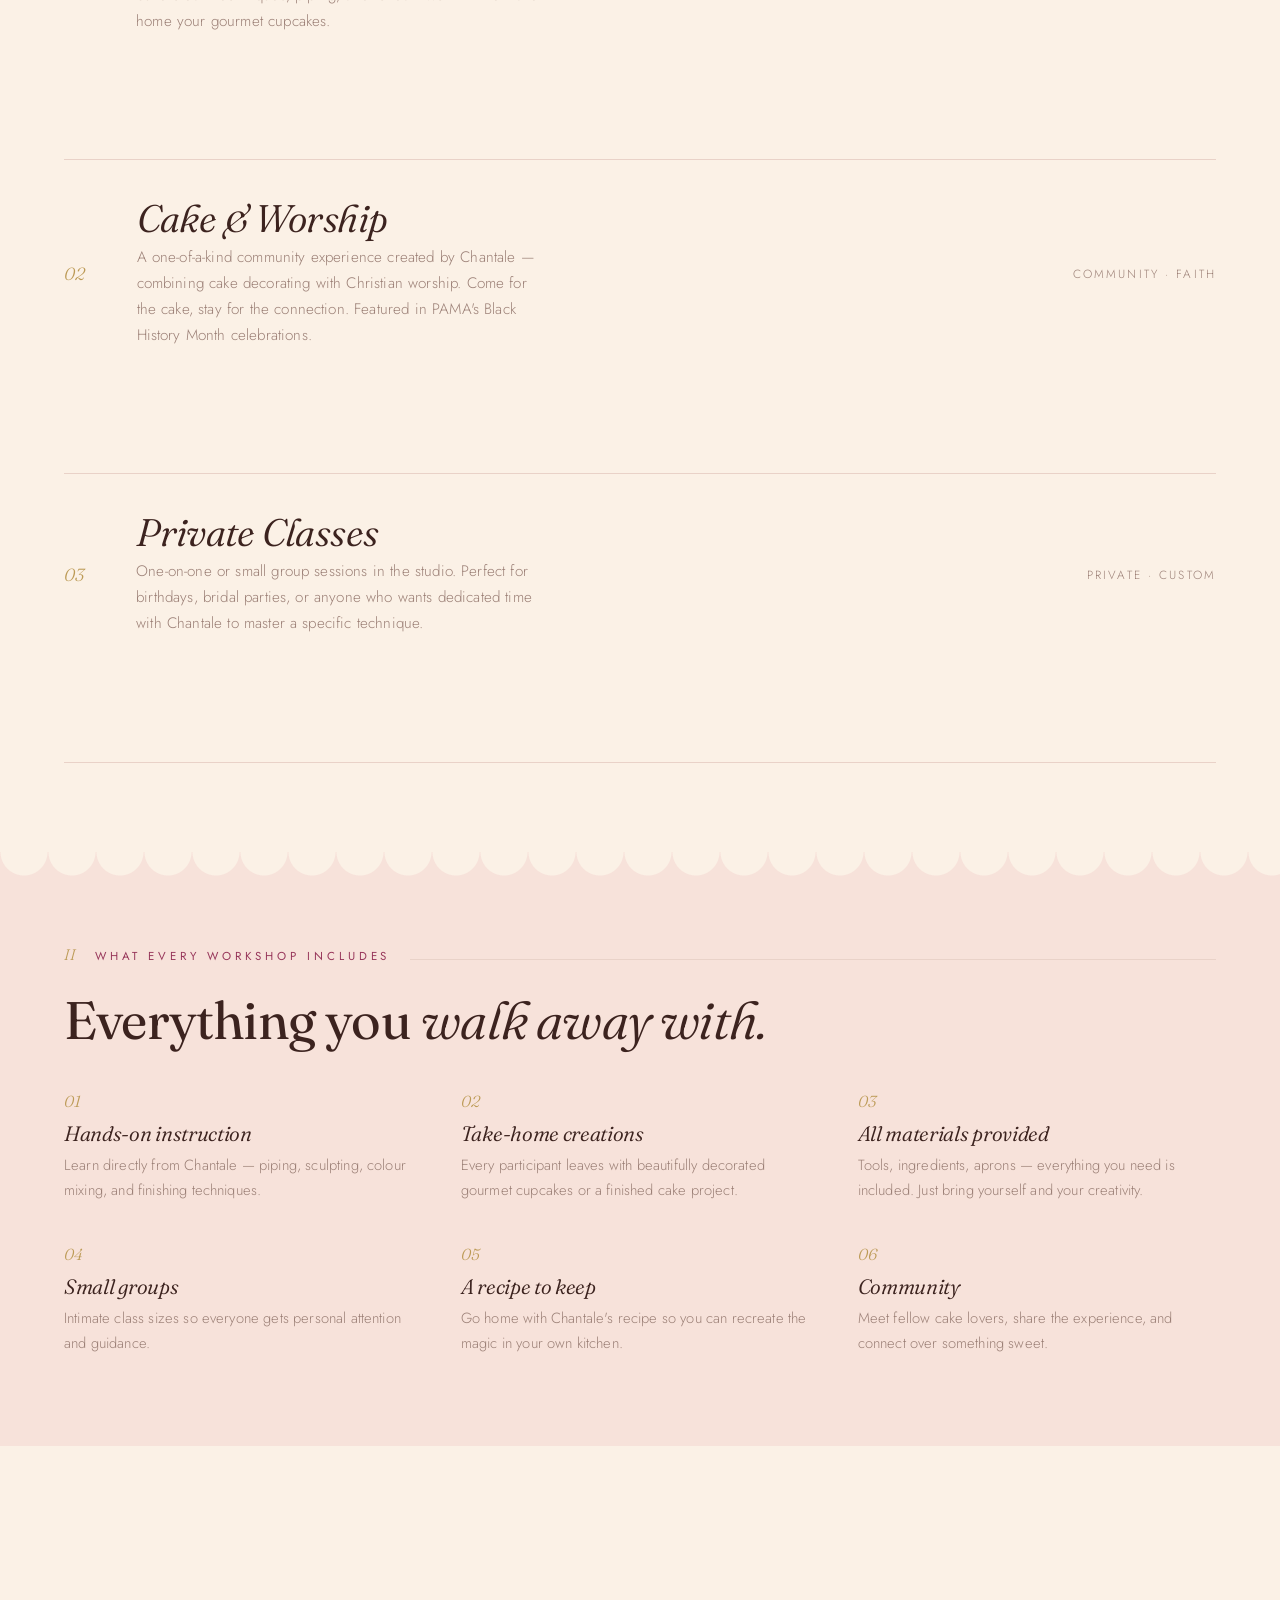
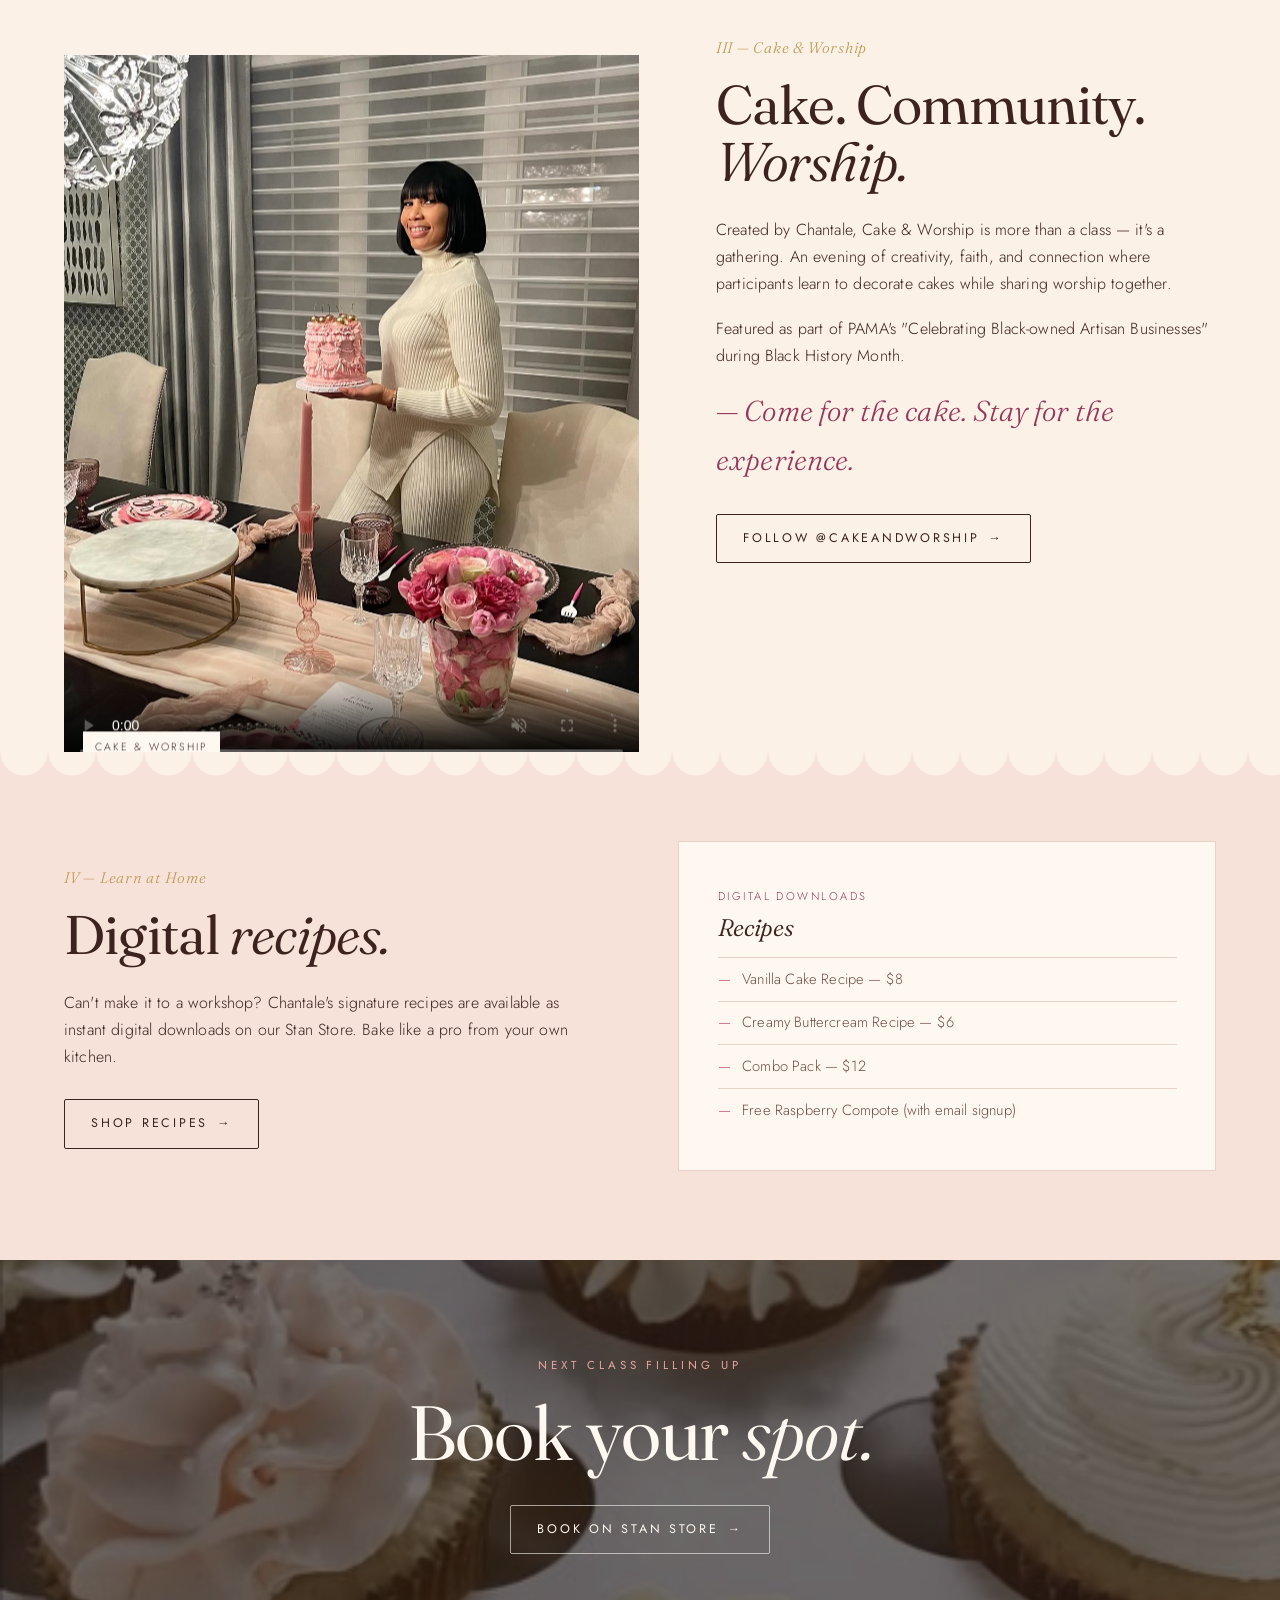
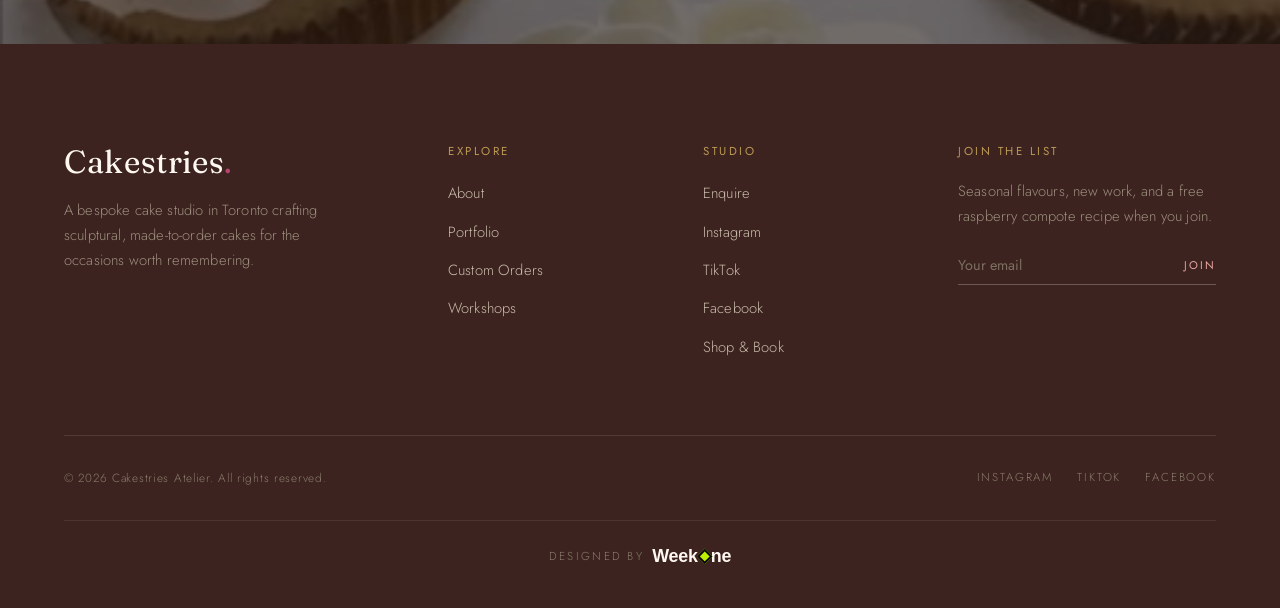
<file: workshops.html>
<!DOCTYPE html>
<html lang="en">
<head>
  <meta charset="UTF-8" />
  <meta name="viewport" content="width=device-width, initial-scale=1.0" />
  <title>Workshops &amp; Classes — Cakestries | Toronto Cake Decorating</title>
  <meta name="description" content="Learn cake decorating with Chantale Abbott-Keith at Cakestries workshops in Toronto. PAMA sessions, Cake &amp; Worship community events, and private classes across the GTA." />
  <meta name="keywords" content="cake decorating workshop Toronto, cake class GTA, Cake and Worship, PAMA workshop, baking class Peel Region, Cakestries workshops" />
  <link rel="canonical" href="https://cakestries-website.vercel.app/workshops.html" />

  <!-- Open Graph -->
  <meta property="og:title" content="Workshops &amp; Classes — Cakestries" />
  <meta property="og:description" content="Learn cake decorating with Chantale Abbott-Keith. PAMA workshops, Cake &amp; Worship events, and private classes in Toronto &amp; GTA." />
  <meta property="og:image" content="https://cakestries-website.vercel.app/assets/owner/owner-05.jpg" />
  <meta property="og:url" content="https://cakestries-website.vercel.app/workshops.html" />
  <meta property="og:type" content="website" />

  <!-- Twitter -->
  <meta name="twitter:card" content="summary_large_image" />
  <meta name="twitter:title" content="Workshops &amp; Classes — Cakestries" />
  <meta name="twitter:description" content="Learn cake decorating with Cakestries in Toronto." />
  <meta name="twitter:image" content="https://cakestries-website.vercel.app/assets/owner/owner-05.jpg" />

  <link rel="preconnect" href="https://fonts.googleapis.com" />
  <link rel="preconnect" href="https://fonts.gstatic.com" crossorigin />
  <link href="https://fonts.googleapis.com/css2?family=Fraunces:ital,opsz,wght@0,9..144,300..600;1,9..144,300..600&family=Jost:wght@300;400;500&display=swap" rel="stylesheet" />
  <link rel="stylesheet" href="styles.css" />

  <!-- Structured Data -->
  <script type="application/ld+json">
  {
    "@context": "https://schema.org",
    "@type": "Course",
    "name": "Cakestries Cake Decorating Workshop",
    "description": "Hands-on cake decorating workshops in Toronto taught by Chantale Abbott-Keith of Cakestries.",
    "provider": {
      "@type": "Organization",
      "name": "Cakestries",
      "url": "https://cakestries-website.vercel.app",
      "sameAs": [
        "https://www.instagram.com/cakestries",
        "https://www.tiktok.com/@cakestries",
        "https://www.facebook.com/Cakestriess"
      ]
    },
    "areaServed": {
      "@type": "City",
      "name": "Toronto"
    }
  }
  </script>
</head>
<body>

  <header class="nav">
    <div class="nav__inner">
      <a href="/" class="brand">Cakestries<span class="dot">.</span></a>
      <button class="nav__toggle" aria-label="Toggle menu"><span></span><span></span><span></span></button>
      <nav class="nav__links">
        <a href="/">Home</a>
        <a href="/about">About</a>
        <a href="/portfolio">Portfolio</a>
        <a href="/custom-orders">Custom Orders</a>
        <a href="/workshops" class="is-active">Workshops</a>
        <a href="/contact">Contact</a>
        <a href="/custom-orders#enquiry" class="btn btn--ghost nav__cta">Enquire</a>
      </nav>
    </div>
  </header>

  <!-- ============ PAGE HERO ============ -->
  <section class="page-hero">
    <div class="wrap">
      <div class="breadcrumb" data-reveal><a href="/">Home</a> &mdash; Workshops</div>
      <span class="eyebrow" data-reveal>Learn the Craft</span>
      <h1 class="display-l" data-reveal data-reveal-delay="1">Workshops &amp; <span class="serif-italic">classes.</span></h1>
      <p class="lead" data-reveal data-reveal-delay="2">Whether you want to learn the basics or refine your technique, Chantale teaches hands-on cake decorating in intimate settings across Toronto and the GTA.</p>
    </div>
  </section>

  <!-- ============ POLAROID GALLERY ============ -->
  <section class="wrap" data-reveal>
    <div class="polaroid-stack">
      <div class="polaroid polaroid--1"><img src="assets/owner/owner-05.jpg" alt="Chantale presenting a styled cake table at a workshop" loading="lazy" decoding="async" /><span class="polaroid__label">Workshop styling</span></div>
      <div class="polaroid polaroid--2"><img src="assets/cakes/cake-01-floral-cupcakes.png" alt="Floral buttercream cupcakes made during a class" loading="lazy" decoding="async" /><span class="polaroid__label">Student work</span></div>
      <div class="polaroid polaroid--3"><img src="assets/owner/owner-07.jpg" alt="Chantale Abbott-Keith demonstrating cake techniques" loading="lazy" decoding="async" /><span class="polaroid__label">Hands-on learning</span></div>
      <div class="polaroid polaroid--4"><img src="assets/cakes/cake-04-valentines-cupcakes.png" alt="Valentine's cupcakes from a seasonal workshop" loading="lazy" decoding="async" /><span class="polaroid__label">Seasonal class</span></div>
      <div class="polaroid polaroid--5"><img src="assets/owner/owner-01.jpg" alt="Chantale with finished cupcakes" loading="lazy" decoding="async" /><span class="polaroid__label">The maker</span></div>
    </div>
  </section>

  <!-- ============ WORKSHOP TYPES ============ -->
  <section class="section">
    <div class="wrap">
      <div class="section-head" data-reveal>
        <div class="section-head__line">
          <span class="index-num">I</span>
          <span class="eyebrow">What We Offer</span>
          <span class="rule"></span>
        </div>
        <h2 class="section-head__title">Three ways to <span class="serif-italic">learn.</span></h2>
      </div>
      <div class="disciplines">
        <div class="discipline" data-reveal>
          <span class="num">01</span>
          <div class="discipline__main">
            <h3 class="serif-italic">PAMA Workshops</h3>
            <p class="discipline__desc">Public cake decorating sessions hosted at the Peel Art Gallery, Museum and Archives. Open to all skill levels. Learn buttercream techniques, piping, and fondant work &mdash; then take home your gourmet cupcakes.</p>
          </div>
          <span class="meta">Public &middot; All Levels</span>
        </div>
        <a href="https://www.instagram.com/cakeandworship" target="_blank" rel="noopener" class="discipline" data-reveal>
          <span class="num">02</span>
          <div class="discipline__main">
            <h3 class="serif-italic">Cake &amp; Worship</h3>
            <p class="discipline__desc">A one-of-a-kind community experience created by Chantale &mdash; combining cake decorating with Christian worship. Come for the cake, stay for the connection. Featured in PAMA's Black History Month celebrations.</p>
          </div>
          <span class="meta">Community &middot; Faith</span>
        </a>
        <div class="discipline" data-reveal>
          <span class="num">03</span>
          <div class="discipline__main">
            <h3 class="serif-italic">Private Classes</h3>
            <p class="discipline__desc">One-on-one or small group sessions in the studio. Perfect for birthdays, bridal parties, or anyone who wants dedicated time with Chantale to master a specific technique.</p>
          </div>
          <span class="meta">Private &middot; Custom</span>
        </div>
      </div>
    </div>
  </section>

  <!-- ============ WHAT YOU GET ============ -->
  <section class="section section--blush">
    <div class="wrap">
      <div class="section-head" data-reveal>
        <div class="section-head__line">
          <span class="index-num">II</span>
          <span class="eyebrow">What Every Workshop Includes</span>
          <span class="rule"></span>
        </div>
        <h2 class="section-head__title">Everything you <span class="serif-italic">walk away with.</span></h2>
      </div>
      <div class="includes">
        <div class="include" data-reveal>
          <span class="num">01</span>
          <h3 class="serif-italic">Hands-on instruction</h3>
          <p>Learn directly from Chantale &mdash; piping, sculpting, colour mixing, and finishing techniques.</p>
        </div>
        <div class="include" data-reveal data-reveal-delay="1">
          <span class="num">02</span>
          <h3 class="serif-italic">Take-home creations</h3>
          <p>Every participant leaves with beautifully decorated gourmet cupcakes or a finished cake project.</p>
        </div>
        <div class="include" data-reveal data-reveal-delay="2">
          <span class="num">03</span>
          <h3 class="serif-italic">All materials provided</h3>
          <p>Tools, ingredients, aprons &mdash; everything you need is included. Just bring yourself and your creativity.</p>
        </div>
        <div class="include" data-reveal>
          <span class="num">04</span>
          <h3 class="serif-italic">Small groups</h3>
          <p>Intimate class sizes so everyone gets personal attention and guidance.</p>
        </div>
        <div class="include" data-reveal data-reveal-delay="1">
          <span class="num">05</span>
          <h3 class="serif-italic">A recipe to keep</h3>
          <p>Go home with Chantale's recipe so you can recreate the magic in your own kitchen.</p>
        </div>
        <div class="include" data-reveal data-reveal-delay="2">
          <span class="num">06</span>
          <h3 class="serif-italic">Community</h3>
          <p>Meet fellow cake lovers, share the experience, and connect over something sweet.</p>
        </div>
      </div>
    </div>
  </section>

  <!-- ============ VIDEO ============ -->
  <section class="section">
    <div class="wrap">
      <div class="split split--wide-img">
        <div class="split__media" data-reveal data-parallax="0.04">
          <video controls muted playsinline preload="metadata" poster="assets/owner/owner-05.jpg" data-autoplay-scroll style="width:100%; aspect-ratio:4/5; object-fit:cover;">
            <source src="assets/reels/reel-07-cake-worship-promo.mp4" type="video/mp4" />
          </video>
          <span class="tag">Cake &amp; Worship</span>
        </div>
        <div class="split__body" data-reveal data-reveal-delay="1">
          <span class="index-num">III &mdash; Cake &amp; Worship</span>
          <h2 class="display-m" style="margin-top:1rem;">Cake. Community.<br /><span class="serif-italic">Worship.</span></h2>
          <p style="margin-top:1.4rem;">Created by Chantale, Cake &amp; Worship is more than a class &mdash; it's a gathering. An evening of creativity, faith, and connection where participants learn to decorate cakes while sharing worship together.</p>
          <p>Featured as part of PAMA's "Celebrating Black-owned Artisan Businesses" during Black History Month.</p>
          <p class="signature">&mdash; Come for the cake. Stay for the experience.</p>
          <a href="https://www.instagram.com/cakeandworship" target="_blank" rel="noopener" class="btn btn--ghost" style="margin-top:1.8rem;">Follow @cakeandworship <span class="arrow">&rarr;</span></a>
        </div>
      </div>
    </div>
  </section>

  <!-- ============ DIGITAL RECIPES ============ -->
  <section class="section section--blush">
    <div class="wrap">
      <div class="split">
        <div class="split__body" data-reveal>
          <span class="index-num">IV &mdash; Learn at Home</span>
          <h2 class="display-m" style="margin-top:1rem;">Digital <span class="serif-italic">recipes.</span></h2>
          <p style="margin-top:1.4rem;">Can't make it to a workshop? Chantale's signature recipes are available as instant digital downloads on our Stan Store. Bake like a pro from your own kitchen.</p>
          <a href="https://stan.store/Cakestries" target="_blank" rel="noopener" class="btn btn--ghost" style="margin-top:1.8rem;">Shop Recipes <span class="arrow">&rarr;</span></a>
        </div>
        <div class="split__body" data-reveal data-reveal-delay="1">
          <div class="tier" style="background:var(--porcelain);">
            <span class="k">Digital Downloads</span>
            <h3 class="serif-italic" style="font-size:1.5rem;">Recipes</h3>
            <ul style="margin-top:1rem;">
              <li>Vanilla Cake Recipe &mdash; $8</li>
              <li>Creamy Buttercream Recipe &mdash; $6</li>
              <li>Combo Pack &mdash; $12</li>
              <li>Free Raspberry Compote (with email signup)</li>
            </ul>
          </div>
        </div>
      </div>
    </div>
  </section>

  <!-- ============ CTA BAND ============ -->
  <section class="section cta-band">
    <div class="cta-band__bg">
      <img src="assets/cakes/cake-01-floral-cupcakes.png" alt="Floral buttercream cupcakes by Cakestries" loading="lazy" decoding="async" />
    </div>
    <div class="wrap">
      <div data-reveal>
        <span class="eyebrow">Next class filling up</span>
        <h2 class="display-l">Book your <span class="serif-italic">spot.</span></h2>
        <a href="https://stan.store/Cakestries" target="_blank" rel="noopener" class="btn btn--light">Book on Stan Store <span class="arrow">&rarr;</span></a>
      </div>
    </div>
  </section>

  <!-- ============ FOOTER ============ -->
  <footer class="footer">
    <div class="wrap">
      <div class="footer__top">
        <div class="footer__brand">
          <a href="/" class="brand">Cakestries<span class="dot" style="color:var(--clay)">.</span></a>
          <p>A bespoke cake studio in Toronto crafting sculptural, made-to-order cakes for the occasions worth remembering.</p>
        </div>
        <div>
          <h4>Explore</h4>
          <ul>
            <li><a href="/about">About</a></li>
            <li><a href="/portfolio">Portfolio</a></li>
            <li><a href="/custom-orders">Custom Orders</a></li>
            <li><a href="/workshops">Workshops</a></li>
          </ul>
        </div>
        <div>
          <h4>Studio</h4>
          <ul>
            <li><a href="/custom-orders#enquiry">Enquire</a></li>
            <li><a href="https://www.instagram.com/cakestries" target="_blank" rel="noopener">Instagram</a></li>
            <li><a href="https://www.tiktok.com/@cakestries" target="_blank" rel="noopener">TikTok</a></li>
            <li><a href="https://www.facebook.com/Cakestriess" target="_blank" rel="noopener">Facebook</a></li>
            <li><a href="https://stan.store/Cakestries" target="_blank" rel="noopener">Shop &amp; Book</a></li>
          </ul>
        </div>
        <div class="footer__newsletter">
          <h4>Join the List</h4>
          <p>Seasonal flavours, new work, and a free raspberry compote recipe when you join.</p>
          <form class="footer__news-form" data-demo onsubmit="return false;">
            <input type="email" placeholder="Your email" aria-label="Email" required />
            <button type="submit">Join</button>
          </form>
        </div>
      </div>
      <div class="footer__bottom">
        <span>&copy; <span data-year>2026</span> Cakestries Atelier. All rights reserved.</span>
        <div class="socials">
          <a href="https://www.instagram.com/cakestries" target="_blank" rel="noopener">Instagram</a>
          <a href="https://www.tiktok.com/@cakestries" target="_blank" rel="noopener">TikTok</a>
          <a href="https://www.facebook.com/Cakestriess" target="_blank" rel="noopener">Facebook</a>
        </div>
      </div>
      <div class="footer__credit"><span>Designed by</span><span class="weekone" aria-label="Weekone"><span class="weekone__txt">Week</span><span class="weekone__dia"></span><span class="weekone__txt">ne</span></span></div>
    </div>
  </footer>

  <script src="script.js"></script>
</body>
</html>
</file>
<file: styles.css>
/* =============================================================
   CAKESTRIES — Patisserie
   Vanilla cream · dark chocolate · raspberry-rose · gold
   ============================================================= */

/* ---------- Design Tokens ---------- */
:root {
  /* Colour — Patisserie palette */
  --ivory:      #FBF1E6;   /* vanilla buttercream canvas */
  --porcelain:  #FFF8F1;   /* lightest cream (cards / inputs) */
  --sand:       #F7E2DA;   /* soft strawberry-cream (alt sections) */
  --almond:     #ECCBC0;   /* image placeholder blush */
  --ink:        #3C231F;   /* dark chocolate (text) */
  --ink-soft:   #6E4C44;   /* milk chocolate */
  --taupe:      #9C8077;   /* mocha grey */
  --clay:       #B5446E;   /* raspberry (primary accent) */
  --clay-deep:  #97365A;   /* deep raspberry */
  --rose:       #E8A6A0;   /* rosewater */
  --gold:       #BC9A55;   /* champagne gold (hairlines) */
  --line:       #E9D2C8;   /* warm blush line */

  /* Type */
  --display: "Fraunces", Georgia, "Times New Roman", serif;
  --sans:    "Jost", "Helvetica Neue", Arial, sans-serif;

  /* Metrics */
  --maxw: 1320px;
  --gutter: clamp(1.25rem, 5vw, 5rem);
  --radius: 2px;
  --ease: cubic-bezier(0.22, 0.61, 0.36, 1);

  --nav-h: 88px;
}

/* ---------- Reset ---------- */
*, *::before, *::after { box-sizing: border-box; margin: 0; padding: 0; }
html { -webkit-font-smoothing: antialiased; text-rendering: optimizeLegibility; scroll-behavior: smooth; }
body {
  font-family: var(--sans);
  font-weight: 300;
  color: var(--ink);
  background: var(--ivory);
  line-height: 1.7;
  letter-spacing: 0.01em;
  overflow-x: hidden;
}
img { display: block; max-width: 100%; }
a { color: inherit; text-decoration: none; }
button { font-family: inherit; cursor: pointer; border: none; background: none; }
ul { list-style: none; }

/* paper grain overlay */
body::before {
  content: "";
  position: fixed;
  inset: 0;
  z-index: 9999;
  pointer-events: none;
  opacity: 0.035;
  background-image: url("data:image/svg+xml,%3Csvg xmlns='http://www.w3.org/2000/svg' width='160' height='160'%3E%3Cfilter id='n'%3E%3CfeTurbulence type='fractalNoise' baseFrequency='0.8' numOctaves='3' stitchTiles='stitch'/%3E%3C/filter%3E%3Crect width='100%25' height='100%25' filter='url(%23n)'/%3E%3C/svg%3E");
}

/* ---------- Typography ---------- */
h1, h2, h3, h4 { font-family: var(--display); font-weight: 380; line-height: 1.04; letter-spacing: -0.015em; }
.serif-italic { font-style: italic; font-weight: 340; }

.display-xl { font-size: clamp(3.2rem, 9vw, 8.5rem); }
.display-l  { font-size: clamp(2.6rem, 6vw, 5.2rem); }
.display-m  { font-size: clamp(2rem, 4.5vw, 3.4rem); }
.display-s  { font-size: clamp(1.5rem, 3vw, 2.2rem); }

.eyebrow {
  font-family: var(--sans);
  font-weight: 400;
  font-size: 0.72rem;
  letter-spacing: 0.34em;
  text-transform: uppercase;
  color: var(--clay-deep);
}
.index-num {
  font-family: var(--display);
  font-style: italic;
  font-size: 0.95rem;
  color: var(--gold);
  letter-spacing: 0.05em;
}
.lead { font-size: clamp(1.05rem, 1.6vw, 1.35rem); color: var(--ink-soft); font-weight: 300; }
.muted { color: var(--taupe); }

/* ---------- Layout helpers ---------- */
.wrap { max-width: var(--maxw); margin: 0 auto; padding-inline: var(--gutter); }
.section { padding-block: clamp(3.5rem, 7vw, 7rem); position: relative; }
.section--tight { padding-block: clamp(2.75rem, 5vw, 4.5rem); }

/* soft strawberry-cream sections with a scalloped "piped-icing" top edge */
.section--blush { background: var(--sand); position: relative; }
.section--blush::before {
  content: "";
  position: absolute; left: 0; right: 0; top: 0; height: 24px;
  background: radial-gradient(circle 24px at 24px 0, var(--ivory) 23px, transparent 24px);
  background-size: 48px 24px;
  background-repeat: repeat-x;
}
.hairline { height: 1px; background: var(--line); border: 0; }
.center { text-align: center; }

.section-head {
  display: flex;
  flex-direction: column;
  gap: clamp(1rem, 2vw, 1.5rem);
  margin-bottom: clamp(1.8rem, 3.2vw, 3rem);
}
.section-head__line { display: flex; align-items: baseline; gap: 1.2rem; }
.section-head .eyebrow { white-space: nowrap; }
.section-head .rule { flex: 1; height: 1px; background: var(--line); }
.section-head__title {
  font-family: var(--display); font-weight: 400; line-height: 1.05; letter-spacing: -0.015em;
  font-size: clamp(2rem, 4.2vw, 3.3rem); max-width: 22ch;
}

/* ---------- Buttons / links ---------- */
.btn {
  display: inline-flex;
  align-items: center;
  gap: 0.7em;
  font-family: var(--sans);
  font-weight: 400;
  font-size: 0.78rem;
  letter-spacing: 0.22em;
  text-transform: uppercase;
  padding: 1.05em 2.1em;
  border-radius: var(--radius);
  transition: all 0.45s var(--ease);
  position: relative;
}
.btn--solid { background: var(--ink); color: var(--porcelain); }
.btn--solid:hover { background: var(--clay-deep); transform: translateY(-2px); }
.btn--ghost { border: 1px solid var(--ink); color: var(--ink); }
.btn--ghost:hover { background: var(--ink); color: var(--porcelain); }
.btn--light { border: 1px solid rgba(251,248,242,0.6); color: var(--porcelain); }
.btn--light:hover { background: var(--porcelain); color: var(--ink); border-color: var(--porcelain); }
.btn .arrow { transition: transform 0.4s var(--ease); }
.btn:hover .arrow { transform: translateX(4px); }

.txt-link {
  display: inline-block;
  font-family: var(--sans);
  font-weight: 400;
  font-size: 0.78rem;
  letter-spacing: 0.2em;
  text-transform: uppercase;
  padding-bottom: 3px;
  background-image: linear-gradient(var(--clay), var(--clay));
  background-size: 0% 1px;
  background-repeat: no-repeat;
  background-position: left bottom;
  transition: background-size 0.5s var(--ease), color 0.4s var(--ease);
}
.txt-link:hover { background-size: 100% 1px; color: var(--clay-deep); }

/* ---------- Navigation ---------- */
.nav {
  position: fixed;
  top: 0; left: 0; right: 0;
  z-index: 200;
  height: var(--nav-h);
  display: flex;
  align-items: center;
  transition: background 0.5s var(--ease), box-shadow 0.5s var(--ease), height 0.5s var(--ease);
}
.nav__inner {
  max-width: var(--maxw);
  margin: 0 auto;
  width: 100%;
  padding-inline: var(--gutter);
  display: flex;
  align-items: center;
  justify-content: space-between;
}
.brand {
  font-family: var(--display);
  font-weight: 400;
  font-size: 1.6rem;
  letter-spacing: 0.02em;
  line-height: 1;
}
.brand .dot { color: var(--clay); }
.nav__links { display: flex; align-items: center; gap: clamp(1.5rem, 2.4vw, 2.6rem); }
.nav__links a {
  font-size: 0.74rem;
  letter-spacing: 0.18em;
  text-transform: uppercase;
  font-weight: 400;
  position: relative;
  padding: 0.4em 0;
  transition: color 0.4s var(--ease);
}
.nav__links a::after {
  content: "";
  position: absolute;
  left: 0; bottom: 0;
  width: 100%; height: 1px;
  background: var(--clay);
  transform: scaleX(0);
  transform-origin: left;
  transition: transform 0.45s var(--ease);
}
.nav__links a:hover::after,
.nav__links a.is-active::after { transform: scaleX(1); }
.nav__links a.is-active { color: var(--clay-deep); }
.nav__cta.btn--ghost {
  padding: 0.7em 1.6em;
  font-size: 0.7rem;
  border-radius: 100px;
  margin-left: 0.5rem;
  border: none;
  background: var(--clay);
  color: var(--porcelain);
  box-shadow: 0 0 10px rgba(181,68,110,0.35), 0 0 20px rgba(181,68,110,0.15);
  transition: all 0.4s var(--ease);
}
.nav__cta.btn--ghost:hover {
  background: var(--clay-deep);
  color: var(--porcelain);
  box-shadow: 0 0 14px rgba(181,68,110,0.5), 0 0 28px rgba(181,68,110,0.25);
  transform: translateY(-2px);
}
.nav__cta::after { display: none !important; }

/* scrolled state */
.nav.is-scrolled {
  background: rgba(246,241,233,0.88);
  backdrop-filter: blur(14px) saturate(1.2);
  box-shadow: 0 1px 0 var(--line);
  height: 72px;
}
/* over-dark hero (top of home) */
.nav.is-over-hero .brand,
.nav.is-over-hero .nav__links a,
.nav.is-over-hero .nav__toggle span { color: var(--porcelain); }
.nav.is-over-hero .brand .dot { color: var(--rose); }
.nav.is-over-hero .nav__cta.btn--ghost { border-color: rgba(251,248,242,0.7); color: var(--porcelain); }
.nav.is-over-hero .nav__cta.btn--ghost:hover { background: var(--porcelain); color: var(--ink); }

/* mobile toggle */
.nav__toggle { display: none; width: 30px; height: 18px; position: relative; }
.nav__toggle span {
  position: absolute; left: 0; height: 1.5px; width: 100%;
  background: var(--ink); transition: all 0.4s var(--ease);
}
.nav__toggle span:nth-child(1) { top: 0; }
.nav__toggle span:nth-child(2) { top: 8px; }
.nav__toggle span:nth-child(3) { top: 16px; }
.nav.is-open .nav__toggle span:nth-child(1) { top: 8px; transform: rotate(45deg); }
.nav.is-open .nav__toggle span:nth-child(2) { opacity: 0; }
.nav.is-open .nav__toggle span:nth-child(3) { top: 8px; transform: rotate(-45deg); }

/* ---------- Hero (home) ---------- */
.hero {
  position: relative;
  min-height: 100svh;
  display: flex;
  align-items: center;
  color: var(--porcelain);
  overflow: hidden;
}
.hero__bg { position: absolute; inset: 0; z-index: -2; }
.hero__bg img { width: 100%; height: 100%; object-fit: cover; transform: scale(1.06); }
.hero::after {
  content: "";
  position: absolute; inset: 0; z-index: -1;
  background:
    linear-gradient(180deg, rgba(20,15,12,0.45) 0%, rgba(20,15,12,0.1) 35%, rgba(20,15,12,0.65) 100%);
}
.hero__inner {
  width: 100%;
  max-width: var(--maxw);
  margin: 0 auto;
  /* nav-height offset on top keeps the block optically centred below the fixed nav */
  padding: calc(var(--nav-h) + 1.5rem) var(--gutter) clamp(2.5rem, 5vw, 4rem);
}
.hero__meta {
  display: flex; justify-content: space-between; align-items: flex-end;
  flex-wrap: wrap; gap: 2rem;
}
.hero h1 { max-width: 16ch; margin-bottom: 1.6rem; }
.hero .lead { color: rgba(251,248,242,0.86); max-width: 42ch; }
.hero__side {
  text-align: right;
  font-size: 0.72rem;
  letter-spacing: 0.24em;
  text-transform: uppercase;
  color: rgba(251,248,242,0.75);
  line-height: 2.2;
}
.hero__scroll {
  position: absolute;
  left: 50%; bottom: 1.8rem; transform: translateX(-50%);
  font-size: 0.62rem; letter-spacing: 0.3em; text-transform: uppercase;
  color: rgba(251,248,242,0.7);
  display: flex; flex-direction: column; align-items: center; gap: 0.6rem;
}
.hero__scroll .line { width: 1px; height: 46px; background: rgba(251,248,242,0.5); position: relative; overflow: hidden; }
.hero__scroll .line::after {
  content: ""; position: absolute; top: -50%; left: 0; width: 100%; height: 50%;
  background: var(--rose); animation: scrolldrop 2.4s var(--ease) infinite;
}
@keyframes scrolldrop { 0%{transform:translateY(0)} 100%{transform:translateY(300%)} }

/* ---------- Philosophy / statement ---------- */
.statement { text-align: center; max-width: 50ch; margin: 0 auto; }
.statement h2 { margin-bottom: 1.4rem; }

/* ---------- Featured gallery (editorial asymmetric) ---------- */
.feature-grid {
  display: grid;
  grid-template-columns: repeat(2, 1fr);
  gap: clamp(1.2rem, 2.5vw, 2.2rem);
}
.fig {
  position: relative;
  overflow: hidden;
  background: var(--almond);
}
.fig img {
  width: 100%; height: 100%; object-fit: cover;
  transition: transform 1.1s var(--ease), filter 0.8s var(--ease);
}
.fig::after {
  content: "";
  position: absolute; inset: 14px; border: 1px solid rgba(251,248,242,0.55);
  opacity: 0; transform: scale(1.03); transition: all 0.6s var(--ease);
  pointer-events: none; z-index: 2;
}
.fig:hover img { transform: scale(1.05); }
.fig:hover::after { opacity: 1; transform: scale(1); }
.fig__cap {
  position: absolute; left: 0; right: 0; bottom: 0; z-index: 3;
  padding: 1.6rem 1.5rem 1.4rem;
  background: linear-gradient(transparent, rgba(20,15,12,0.7));
  color: var(--porcelain);
  transform: translateY(12px); opacity: 0;
  transition: all 0.55s var(--ease);
}
.fig:hover .fig__cap { transform: translateY(0); opacity: 1; }
.fig__cap .k { font-size: 0.66rem; letter-spacing: 0.22em; text-transform: uppercase; color: var(--rose); }
.fig__cap .t { font-family: var(--display); font-size: 1.35rem; line-height: 1.15; margin-top: 0.2rem; }

.fig.tall { aspect-ratio: 3/4.4; }
.fig.box  { aspect-ratio: 4/5; }
.fig.wide { aspect-ratio: 16/11; }

/* uniform, perfectly-aligned feature grid (2 x 2, identical cards) */
.feature-grid .fig { grid-column: auto; align-self: stretch; aspect-ratio: 4 / 5; }

/* ---------- Two-column editorial ---------- */
.split {
  display: grid;
  grid-template-columns: 1fr 1fr;
  gap: clamp(2rem, 6vw, 6rem);
  align-items: center;
}
.split--wide-img { grid-template-columns: 1.15fr 1fr; }
.split__media { position: relative; overflow: hidden; background: var(--almond); }
.split__media img { width: 100%; height: 100%; object-fit: cover; aspect-ratio: 4/5; transition: transform 1.2s var(--ease); }
.split__media:hover img { transform: scale(1.04); }
.split__media .tag {
  position: absolute; bottom: 1.2rem; left: 1.2rem;
  background: var(--porcelain); color: var(--ink);
  font-size: 0.66rem; letter-spacing: 0.2em; text-transform: uppercase;
  padding: 0.6em 1.1em;
}
.split__body p + p { margin-top: 1.1rem; }
.split__body h2 { margin-bottom: 1.6rem; }
.signature {
  font-family: var(--display); font-style: italic; font-size: 1.8rem;
  color: var(--clay-deep); margin-top: 1.8rem;
}

/* ---------- Services / disciplines list ---------- */
.disciplines { border-top: 1px solid var(--line); }
.discipline {
  display: grid;
  grid-template-columns: auto 1fr auto;
  gap: clamp(1.5rem, 4vw, 4rem);
  align-items: center;
  padding: clamp(1.6rem, 3vw, 2.6rem) 0;
  border-bottom: 1px solid var(--line);
  transition: padding-left 0.5s var(--ease), color 0.4s var(--ease);
}
.discipline:hover { padding-left: 1.2rem; }
.discipline .num { font-family: var(--display); font-style: italic; color: var(--gold); font-size: 1.1rem; }
.discipline__main h3 { font-size: clamp(1.6rem, 3vw, 2.5rem); transition: color 0.4s var(--ease); }
.discipline:hover .discipline__main h3 { color: var(--clay-deep); }
.discipline__desc { color: var(--taupe); font-size: 0.95rem; max-width: 46ch; margin-top: 0.4rem; }
.discipline .meta { font-size: 0.74rem; letter-spacing: 0.18em; text-transform: uppercase; color: var(--taupe); white-space: nowrap; }

/* ---------- Process steps ---------- */
.steps { display: grid; grid-template-columns: repeat(4, 1fr); gap: clamp(1.5rem, 3vw, 3rem); }
.step { position: relative; }
.step .n {
  font-family: var(--display); font-style: italic; font-size: 3.2rem;
  color: var(--clay); line-height: 1; opacity: 0.55;
}
.step h3 { font-size: 1.35rem; margin: 0.9rem 0 0.6rem; }
.step p { font-size: 0.92rem; color: var(--taupe); }
.step::before {
  content: ""; position: absolute; top: 0.4rem; right: -1.5rem; width: 1px; height: 70%;
  background: var(--line);
}
.step:last-child::before { display: none; }

/* ---------- Quote ---------- */
.quote { text-align: center; max-width: min(92%, 56rem); margin: 0 auto; }
.quote blockquote { font-family: var(--display); font-weight: 350; font-size: clamp(1.8rem, 4.5vw, 3.6rem); line-height: 1.18; }
.quote blockquote .serif-italic { color: var(--clay-deep); }
.quote cite { display: block; margin-top: 2rem; font-style: normal; font-size: 0.74rem; letter-spacing: 0.24em; text-transform: uppercase; color: var(--taupe); }

/* ---------- CTA band ---------- */
.cta-band {
  position: relative; overflow: hidden;
  color: var(--porcelain); text-align: center;
}
.cta-band__bg { position: absolute; inset: 0; z-index: -2; }
.cta-band__bg img { width: 100%; height: 100%; object-fit: cover; }
.cta-band::after { content: ""; position: absolute; inset: 0; z-index: -1; background: rgba(28,20,15,0.62); }
.cta-band .eyebrow { color: var(--rose); }
.cta-band h2 { margin: 1rem auto 2rem; max-width: 18ch; }

/* ---------- Footer ---------- */
.footer { background: var(--ink); color: #C9BBAA; padding-top: clamp(4rem, 8vw, 7rem); }
.footer a:hover { color: var(--rose); }
.footer__top { display: grid; grid-template-columns: 1.6fr 1fr 1fr 1.2fr; gap: 2.5rem; padding-bottom: 4rem; border-bottom: 1px solid rgba(255,255,255,0.1); }
.footer__brand .brand { color: var(--porcelain); font-size: 2rem; }
.footer__brand p { margin-top: 1rem; max-width: 32ch; font-size: 0.92rem; color: #9C8E7D; }
.footer h4 { font-family: var(--sans); font-weight: 400; font-size: 0.72rem; letter-spacing: 0.22em; text-transform: uppercase; color: var(--gold); margin-bottom: 1.3rem; }
.footer ul li { margin-bottom: 0.7rem; }
.footer ul li a { font-size: 0.92rem; transition: color 0.3s var(--ease); }
.footer__newsletter p { font-size: 0.92rem; color: #9C8E7D; margin-bottom: 1.1rem; }
.footer__news-form { display: flex; border-bottom: 1px solid rgba(255,255,255,0.25); }
.footer__news-form input { flex: 1; background: none; border: none; color: var(--porcelain); padding: 0.6em 0; font-family: var(--sans); font-size: 0.9rem; }
.footer__news-form input::placeholder { color: #7C6F60; }
.footer__news-form button { color: var(--rose); font-size: 0.7rem; letter-spacing: 0.18em; text-transform: uppercase; }
.footer__bottom { display: flex; justify-content: space-between; align-items: center; flex-wrap: wrap; gap: 1rem; padding-block: 2rem; font-size: 0.74rem; letter-spacing: 0.06em; color: #8A7C6B; }
.footer__bottom .socials { display: flex; gap: 1.5rem; }
.footer__bottom .socials a { letter-spacing: 0.16em; text-transform: uppercase; font-size: 0.72rem; }

/* "Designed by Weekone" credit + watermark */
.footer__credit {
  display: flex; align-items: center; justify-content: center; gap: 0.7em;
  padding: 1.6rem 0 2.6rem;
  border-top: 1px solid rgba(255,255,255,0.08);
  font-size: 0.72rem; letter-spacing: 0.2em; text-transform: uppercase; color: #8A7C6B;
}
.weekone {
  display: inline-flex; align-items: center;
  font-family: "Arial Black", "Helvetica Neue", Arial, sans-serif;
  font-weight: 900; letter-spacing: -0.01em; font-size: 1.12rem; line-height: 1;
  color: var(--porcelain); text-transform: none;
  transition: opacity 0.4s var(--ease);
}
.weekone:hover { opacity: 0.78; }
.weekone__txt { display: inline-block; }
.weekone__dia {
  display: inline-block; width: 0.64em; height: 0.64em; margin: 0 0.04em;
  background: #BFEF00; border: 2px solid #0c0c0c; transform: rotate(45deg);
}

/* ---------- Page hero (interior pages) ---------- */
.page-hero { padding-top: calc(var(--nav-h) + clamp(3rem, 7vw, 6rem)); padding-bottom: clamp(2.5rem, 5vw, 4rem); }
.page-hero .eyebrow { margin-bottom: 1.4rem; display: block; }
.page-hero h1 { max-width: 18ch; }
.page-hero .lead { max-width: 56ch; margin-top: 1.8rem; }
.breadcrumb { font-size: 0.72rem; letter-spacing: 0.16em; text-transform: uppercase; color: var(--taupe); margin-bottom: 2rem; }
.breadcrumb a:hover { color: var(--clay-deep); }

/* ---------- Portfolio ---------- */
.filters { display: flex; flex-wrap: wrap; gap: 0.6rem; margin-bottom: clamp(2.5rem, 5vw, 4rem); }
.filter {
  font-size: 0.74rem; letter-spacing: 0.16em; text-transform: uppercase;
  padding: 0.7em 1.4em; border: 1px solid var(--line); border-radius: 100px;
  color: var(--ink-soft); transition: all 0.4s var(--ease); font-weight: 400;
}
.filter:hover { border-color: var(--clay); color: var(--clay-deep); }
.filter.is-active { background: var(--ink); color: var(--porcelain); border-color: var(--ink); }
.masonry { display: grid; grid-template-columns: repeat(3, 1fr); gap: clamp(1rem, 2vw, 1.8rem); }
.masonry .fig { width: 100%; aspect-ratio: 4 / 5; }
.masonry .fig img { transition: transform 1.1s var(--ease), opacity 0.6s var(--ease); }
.gallery-item.is-hidden { display: none; }

/* ---------- Custom orders ---------- */
.tiers { display: grid; grid-template-columns: repeat(3, 1fr); gap: clamp(1.2rem, 2.5vw, 2rem); }
.tier {
  border: 1px solid var(--line); padding: clamp(1.8rem, 3vw, 2.6rem);
  background: var(--porcelain); transition: transform 0.5s var(--ease), box-shadow 0.5s var(--ease);
}
.tier:hover { transform: translateY(-6px); box-shadow: 0 30px 60px -40px rgba(34,27,22,0.4); }
.tier .k { font-size: 0.7rem; letter-spacing: 0.22em; text-transform: uppercase; color: var(--clay-deep); }
.tier h3 { font-size: 1.9rem; margin: 0.5rem 0 0.3rem; }
.tier .from { font-family: var(--display); font-style: italic; color: var(--gold); font-size: 1.1rem; margin-bottom: 1.4rem; }
.tier ul { margin-top: 1.2rem; }
.tier ul li { font-size: 0.92rem; color: var(--ink-soft); padding: 0.55rem 0; border-top: 1px solid var(--line); display: flex; gap: 0.7rem; }
.tier ul li::before { content: "—"; color: var(--clay); }

.includes { display: grid; grid-template-columns: repeat(3, 1fr); gap: clamp(1.5rem, 3vw, 3rem); }
.include .num { font-family: var(--display); font-style: italic; color: var(--gold); font-size: 1rem; }
.include h3 { font-size: 1.3rem; margin: 0.5rem 0 0.5rem; }
.include p { font-size: 0.92rem; color: var(--taupe); }

/* ---------- Forms ---------- */
.form { display: grid; grid-template-columns: 1fr 1fr; gap: 1.6rem 1.8rem; }
.field { display: flex; flex-direction: column; }
.field.full { grid-column: 1 / -1; }
.field label { font-size: 0.7rem; letter-spacing: 0.18em; text-transform: uppercase; color: var(--ink-soft); margin-bottom: 0.6rem; }
.field input, .field select, .field textarea {
  font-family: var(--sans); font-size: 0.98rem; font-weight: 300; color: var(--ink);
  background: var(--porcelain); border: 1px solid var(--line); border-radius: var(--radius);
  padding: 0.9em 1em; transition: border-color 0.4s var(--ease), box-shadow 0.4s var(--ease);
}
.field input:focus, .field select:focus, .field textarea:focus {
  outline: none; border-color: var(--clay); box-shadow: 0 0 0 3px rgba(188,133,105,0.12);
}
.field textarea { resize: vertical; min-height: 140px; }
.form__note { font-size: 0.82rem; color: var(--taupe); grid-column: 1/-1; }
.form-success { padding: 1em 1.2em; background: rgba(188,133,105,0.12); border: 1px solid var(--clay); color: var(--clay-deep); border-radius: var(--radius); font-size: 0.92rem; }
.is-hidden { display: none !important; }

/* contact detail blocks */
.contact-grid { display: grid; grid-template-columns: 1.3fr 1fr; gap: clamp(2.5rem, 6vw, 6rem); align-items: start; }
.detail { padding: 1.6rem 0; border-top: 1px solid var(--line); }
.detail:last-child { border-bottom: 1px solid var(--line); }
.detail .k { font-size: 0.7rem; letter-spacing: 0.2em; text-transform: uppercase; color: var(--clay-deep); margin-bottom: 0.5rem; }
.detail .v { font-family: var(--display); font-size: 1.35rem; }
.detail .v a:hover { color: var(--clay-deep); }

/* ---------- FAQ accordion ---------- */
.faq { border-top: 1px solid var(--line); max-width: 880px; }
.faq__item { border-bottom: 1px solid var(--line); }
.faq__q {
  width: 100%; text-align: left; display: flex; justify-content: space-between; align-items: center; gap: 2rem;
  padding: clamp(1.4rem, 2.6vw, 2rem) 0; font-family: var(--display); font-size: clamp(1.2rem, 2.2vw, 1.7rem);
  font-weight: 380; color: var(--ink); transition: color 0.4s var(--ease);
}
.faq__q:hover { color: var(--clay-deep); }
.faq__icon { position: relative; width: 18px; height: 18px; flex-shrink: 0; }
.faq__icon::before, .faq__icon::after { content: ""; position: absolute; background: var(--clay); transition: transform 0.45s var(--ease); }
.faq__icon::before { top: 50%; left: 0; width: 100%; height: 1.5px; transform: translateY(-50%); }
.faq__icon::after { left: 50%; top: 0; width: 1.5px; height: 100%; transform: translateX(-50%); }
.faq__item.is-open .faq__icon::after { transform: translateX(-50%) scaleY(0); }
.faq__a { overflow: hidden; max-height: 0; transition: max-height 0.5s var(--ease); }
.faq__a-inner { padding-bottom: 1.8rem; color: var(--ink-soft); max-width: 64ch; font-size: 0.98rem; }
.faq__item.is-open .faq__q { color: var(--clay-deep); }

/* ---------- Marquee ---------- */
.marquee { overflow: hidden; border-block: 1px solid var(--line); padding-block: 1.4rem; }
.marquee__track { display: flex; white-space: nowrap; width: max-content; animation: marquee 60s linear infinite; }
.marquee__track > span { font-family: var(--display); font-style: italic; font-size: clamp(1.4rem, 3vw, 2.4rem); color: var(--ink); padding-right: 3rem; }
.marquee__track .star { color: var(--clay); font-style: normal; }
.marquee:hover .marquee__track { animation-play-state: paused; }
@keyframes marquee { to { transform: translateX(-50%); } }

/* ---------- Scroll reveal ---------- */
[data-reveal] { opacity: 0; transform: translateY(28px); transition: opacity 1s var(--ease), transform 1s var(--ease); }
[data-reveal].is-in { opacity: 1; transform: none; }
[data-reveal-delay="1"] { transition-delay: 0.08s; }
[data-reveal-delay="2"] { transition-delay: 0.16s; }
[data-reveal-delay="3"] { transition-delay: 0.24s; }
[data-reveal-delay="4"] { transition-delay: 0.32s; }

/* hero load animation */
.hero [data-load] { opacity: 0; transform: translateY(26px); }
.hero.is-loaded [data-load] { opacity: 1; transform: none; transition: opacity 1.1s var(--ease), transform 1.1s var(--ease); }
.hero.is-loaded [data-load="1"] { transition-delay: 0.15s; }
.hero.is-loaded [data-load="2"] { transition-delay: 0.32s; }
.hero.is-loaded [data-load="3"] { transition-delay: 0.5s; }
.hero.is-loaded [data-load="4"] { transition-delay: 0.66s; }

/* ---------- Responsive ---------- */

/* ---- Tablet (max 960px) ---- */
@media (max-width: 960px) {
  .footer__top { grid-template-columns: 1fr 1fr; gap: 2.5rem 2rem; }
  .steps { grid-template-columns: repeat(2, 1fr); row-gap: 2.5rem; }
  .step:nth-child(2)::before { display: none; }
  .tiers { grid-template-columns: 1fr; }
  .includes { grid-template-columns: repeat(2, 1fr); }
  .masonry { grid-template-columns: repeat(2, 1fr); }
  .split, .split--wide-img { grid-template-columns: 1fr; }
  .split__media img { aspect-ratio: 16/11; }
  .contact-grid { grid-template-columns: 1fr; }

  /* Polaroid stack: shrink slightly */
  .polaroid-stack { width: min(380px, 75vw); }
  .polaroid-stack--split { width: 80%; margin: 0 auto; }

  /* Quote: slightly smaller */
  .quote blockquote { font-size: clamp(1.5rem, 3.5vw, 2.8rem); }

  /* Detail blocks side by side on tablet */
  .detail .v { font-size: 1.15rem; }
}

/* ---- Mobile (max 760px) ---- */
@media (max-width: 760px) {
  :root { --nav-h: 64px; --gutter: clamp(1rem, 4vw, 1.5rem); }

  /* Mobile nav overlay */
  .nav__links {
    position: fixed; inset: 0; top: 0;
    flex-direction: column; justify-content: center; align-items: center;
    gap: 1.6rem;
    background: var(--ivory);
    transform: translateX(100%); transition: transform 0.55s var(--ease);
    padding: 2rem;
    z-index: 200;
  }
  .nav.is-open { z-index: 9999; height: 100%; }
  .nav.is-open .nav__links { transform: translateX(0); }
  .nav.is-open .nav__links::before {
    content: "Cakestries.";
    font-family: var(--display);
    font-size: 1.5rem;
    font-weight: 400;
    color: var(--ink);
    order: -2;
    margin-bottom: 1.5rem;
  }
  .nav.is-over-hero.is-open .nav__links a { color: var(--ink); }
  .nav__links a { font-size: 0.95rem; letter-spacing: 0.14em; }
  .nav__links .nav__cta {
    margin-top: 1.2rem; margin-left: 0;
    font-size: 0.75rem;
    align-self: center;
    order: 10;
  }
  .nav__toggle { display: block; z-index: 210; }
  .nav.is-open .nav__toggle span { background: var(--ink); }
  .brand { font-size: 1.35rem; }

  /* Hero */
  .hero { min-height: 100svh; }
  .hero__inner { padding-bottom: clamp(5rem, 12vw, 6rem); }
  .hero h1 { margin-bottom: 1.2rem; }
  .hero .lead { font-size: 0.95rem; max-width: 100%; }
  .hero__side { display: none; }
  .hero__img { object-position: 62% 15% !important; }
  .hero__scroll { bottom: 1.2rem; }
  .hero__scroll .line { height: 32px; }

  /* Page hero */
  .page-hero { padding-top: calc(var(--nav-h) + clamp(2rem, 5vw, 3rem)); padding-bottom: clamp(1.5rem, 4vw, 2.5rem); }
  .page-hero .lead { font-size: 0.95rem; margin-top: 1.2rem; }
  .breadcrumb { margin-bottom: 1.2rem; }

  /* Typography mobile scale */
  .display-xl { font-size: clamp(2.6rem, 11vw, 3.8rem); }
  .display-l { font-size: clamp(2rem, 7vw, 3rem); }
  .display-m { font-size: clamp(1.7rem, 6vw, 2.4rem); }

  /* Section spacing */
  .section { padding-block: clamp(2.5rem, 6vw, 4rem); }
  .section--tight { padding-block: clamp(2rem, 4vw, 3rem); }

  /* Feature grid */
  .feature-grid { grid-template-columns: 1fr; gap: 1rem; }
  .feature-grid .f1, .feature-grid .f2, .feature-grid .f3, .feature-grid .f4 { grid-column: 1 / -1; }
  .fig.tall, .fig.box, .fig.wide { aspect-ratio: 4/5; }
  /* Show captions by default on mobile (no hover) */
  .fig__cap { transform: none; opacity: 1; }
  .fig::after { display: none; }

  /* Split layout */
  .split, .split--wide-img { grid-template-columns: 1fr; gap: 2rem; }
  .split__media img { aspect-ratio: 4/5; object-position: center top; }
  .signature { font-size: 1.4rem; margin-top: 1.2rem; }

  /* Disciplines */
  .discipline { grid-template-columns: auto 1fr; gap: 1rem; padding: 1.2rem 0; }
  .discipline .meta { display: none; }
  .discipline::after { display: none; }
  .discipline__main h3 { font-size: clamp(1.3rem, 4vw, 1.8rem); }
  .discipline__desc { font-size: 0.88rem; }

  /* Steps */
  .steps { grid-template-columns: 1fr; row-gap: 2rem; }
  .step::before { display: none; }
  .step .n { font-size: 2.4rem; }
  .step h3 { font-size: 1.15rem; margin: 0.6rem 0 0.4rem; }

  /* Portfolio */
  .masonry { grid-template-columns: repeat(2, 1fr); gap: 0.6rem; }
  .filters { gap: 0.4rem; }
  .filter { font-size: 0.65rem; padding: 0.55em 1em; letter-spacing: 0.12em; }

  /* Tiers & includes */
  .tiers { grid-template-columns: 1fr; }
  .tier { padding: 1.5rem; }
  .tier h3 { font-size: 1.5rem; }
  .includes { grid-template-columns: 1fr; gap: 1.5rem; }
  .include h3 { font-size: 1.1rem; }

  /* Forms */
  .form { grid-template-columns: 1fr; gap: 1.2rem; }
  .field input, .field select, .field textarea { font-size: 16px; /* prevents iOS zoom */ padding: 0.8em 0.9em; }
  .field textarea { min-height: 110px; }

  /* Contact grid */
  .contact-grid { grid-template-columns: 1fr; gap: 2rem; }
  .detail { padding: 1.2rem 0; }
  .detail .v { font-size: 1.1rem; }

  /* FAQ */
  .faq__q { font-size: clamp(1rem, 3.5vw, 1.3rem); gap: 1rem; padding: 1.2rem 0; }
  .faq__a-inner { font-size: 0.92rem; padding-bottom: 1.2rem; }

  /* Testimonials */
  .quote blockquote { font-size: clamp(1.3rem, 4.5vw, 2rem); }
  .quote cite { margin-top: 1.2rem; }
  .testimonial-dots { margin-top: 1.6rem; gap: 0.6rem; }
  .testimonial-dot { width: 8px; height: 8px; }

  /* CTA band */
  .cta-band { padding-block: clamp(3rem, 8vw, 5rem); }
  .cta-band h2 { font-size: clamp(2rem, 7vw, 3rem); margin: 0.8rem auto 1.5rem; }

  /* Marquee */
  .marquee__track > span { font-size: clamp(1.1rem, 3.5vw, 1.6rem); padding-right: 2rem; }
  .marquee { padding-block: 1rem; }

  /* Reel row */
  .reel-card { flex: 0 0 220px; }
  .reel-card video { aspect-ratio: 9/16; }

  /* Polaroid stack */
  .polaroid-stack { width: min(320px, 85vw); }
  .polaroid-stack--split { width: 85%; }
  .polaroid { padding: 6px 6px 28px; }
  .polaroid__label { font-size: 0.75rem; margin-top: 5px; }

  /* Footer */
  .footer { padding-top: clamp(3rem, 6vw, 4rem); }
  .footer__top { grid-template-columns: 1fr; gap: 2rem; }
  .footer__brand .brand { font-size: 1.6rem; }
  .footer__brand p { font-size: 0.85rem; }
  .footer h4 { margin-bottom: 0.8rem; }
  .footer ul li { margin-bottom: 0.5rem; }
  .footer__bottom { flex-direction: column; align-items: flex-start; gap: 0.8rem; padding-block: 1.4rem; }
  .footer__bottom .socials { gap: 1rem; }
  .footer__credit { padding: 1.2rem 0 2rem; }
  .weekone { font-size: 0.95rem; }

  /* Buttons on mobile */
  .btn { font-size: 0.72rem; padding: 0.9em 1.8em; letter-spacing: 0.18em; }
  .btn--light { padding: 0.85em 1.5em; }

  /* Section head mobile */
  .section-head__line { gap: 0.8rem; flex-wrap: wrap; }
  .section-head .rule { min-width: 2rem; }
  .section-head__title { font-size: clamp(1.6rem, 5.5vw, 2.4rem); }

  /* Disable parallax on mobile (performance) */
  [data-parallax] { transform: none !important; }

  /* Disable hover-only effects */
  .discipline:hover { padding-left: 0; }
  .tier:hover { transform: none; box-shadow: none; }
  .section-head:hover .section-head__title::after { width: 0; }
}

/* ---- Small phones (max 420px) ---- */
@media (max-width: 420px) {
  .hero h1 { font-size: clamp(2.2rem, 12vw, 3rem); }
  .hero .lead { font-size: 0.88rem; }
  .display-l { font-size: clamp(1.8rem, 8vw, 2.4rem); }

  /* Stack buttons vertically */
  .hero__inner [data-load="4"] { flex-direction: column; gap: 0.8rem; }
  .hero__inner .btn--light { width: 100%; justify-content: center; }

  /* Even tighter spacing */
  .section { padding-block: clamp(2rem, 5vw, 3rem); }
  .section-head { margin-bottom: clamp(1.4rem, 3vw, 2rem); }

  /* Portfolio 1 column on tiny screens */
  .masonry { grid-template-columns: 1fr; gap: 0.8rem; }

  /* Polaroid stack smaller */
  .polaroid-stack { width: 90vw; }
  .polaroid { width: 72%; padding: 5px 5px 22px; }
  .polaroid__label { font-size: 0.68rem; }

  /* Forms: full-width fields feel */
  .field input, .field select, .field textarea { padding: 0.75em 0.8em; }

  /* Footer newsletter */
  .footer__news-form input { font-size: 0.82rem; }

  /* Reel cards even smaller */
  .reel-card { flex: 0 0 180px; }
}

/* ---- Touch device optimizations ---- */
@media (hover: none) {
  /* Always show image captions on touch */
  .fig__cap { transform: none; opacity: 1; }
  .fig::after { display: none; }

  /* Disable hover-lift on tiers */
  .tier:hover { transform: none; box-shadow: none; }

  /* Tap target sizing (44px minimum) */
  .faq__q { min-height: 44px; }
  .filter { min-height: 44px; display: inline-flex; align-items: center; }
  .testimonial-dot { width: 12px; height: 12px; }
  .nav__toggle { width: 36px; height: 24px; }

  /* Smooth scroll snap for reels */
  .reel-row { scroll-snap-type: x mandatory; }
}

/* ---------- Testimonial carousel ---------- */
.testimonials { position: relative; overflow: hidden; }
.testimonial-track { display: flex; transition: transform 0.6s var(--ease); }
.testimonial-slide { min-width: 100%; flex-shrink: 0; }
.testimonial-slide .quote { max-width: min(92%, 56rem); margin: 0 auto; }
.testimonial-dots { display: flex; justify-content: center; gap: 0.8rem; margin-top: 2.4rem; }
.testimonial-dot {
  width: 10px; height: 10px; border-radius: 50%;
  background: var(--line); border: none; cursor: pointer;
  transition: background 0.3s var(--ease), transform 0.3s var(--ease);
}
.testimonial-dot.is-active { background: var(--clay); transform: scale(1.3); }
.testimonial-dot:hover { background: var(--clay-deep); }

/* ---------- Video reel row ---------- */
.reel-row {
  display: flex;
  gap: clamp(1rem, 2vw, 1.8rem);
  overflow-x: auto;
  scroll-snap-type: x mandatory;
  -webkit-overflow-scrolling: touch;
  padding-bottom: 1rem;
  scrollbar-width: thin;
  scrollbar-color: var(--line) transparent;
}
.reel-card { flex: 0 0 300px; scroll-snap-align: start; scroll-snap-stop: normal; }
.reel-card video {
  width: 100%; aspect-ratio: 9/16; object-fit: cover;
  border-radius: var(--radius); background: var(--almond);
}

@media (max-width: 760px) {
  .reel-card { flex: 0 0 240px; }
}

/* ---------- Polaroid stack gallery ---------- */
.polaroid-stack {
  position: relative;
  width: min(460px, 80vw);
  aspect-ratio: 3/4;
  margin: 0 auto clamp(2rem, 4vw, 3rem);
}
.polaroid {
  position: absolute;
  width: 68%;
  background: var(--porcelain);
  padding: 10px 10px 40px;
  box-shadow:
    0 4px 18px rgba(60,35,31,0.12),
    0 1px 4px rgba(60,35,31,0.08);
  transition: opacity 0.8s var(--ease), transform 0.8s var(--ease), box-shadow 0.6s var(--ease);
  cursor: default;
  z-index: 1;
}
.polaroid img {
  width: 100%;
  aspect-ratio: 4/5;
  object-fit: cover;
}
.polaroid__label {
  display: block;
  text-align: center;
  font-family: var(--display);
  font-style: italic;
  font-size: 0.9rem;
  color: var(--ink-soft);
  margin-top: 8px;
}

/* Scattered positions */
.polaroid--1 { top: 6%;  left: 5%;  transform: rotate(-6deg); z-index: 2; }
.polaroid--2 { top: 2%;  left: 28%; transform: rotate(4deg);  z-index: 3; }
.polaroid--3 { top: 12%; left: 16%; transform: rotate(-2deg); z-index: 4; }
.polaroid--4 { top: 4%;  left: 22%; transform: rotate(7deg);  z-index: 5; }
.polaroid--5 { top: 8%;  left: 10%; transform: rotate(-4deg); z-index: 6; }

/* Active polaroid sits on top and centred */
.polaroid.is-top {
  z-index: 10;
  transform: rotate(0deg) scale(1.04);
  box-shadow:
    0 12px 40px rgba(60,35,31,0.18),
    0 2px 8px rgba(60,35,31,0.1);
}
/* Fading-out polaroid drops behind */
.polaroid.is-behind {
  opacity: 0.6;
  z-index: 1;
}

/* Polaroid stack inside split layout */
.polaroid-stack--split {
  width: 100%;
  aspect-ratio: 4/5;
}

/* ---------- Enhanced image hover effects ---------- */
.fig:hover img {
  filter: brightness(1.04) contrast(1.02);
}

/* Staggered grid reveal: items appear with slight cascade */
.masonry .fig:nth-child(3n+2) { transition-delay: 0.07s; }
.masonry .fig:nth-child(3n+3) { transition-delay: 0.14s; }

/* Discipline hover arrow hint */
.discipline::after {
  content: "\2192";
  font-size: 1.3rem;
  color: var(--clay);
  opacity: 0;
  transform: translateX(-8px);
  transition: opacity 0.4s var(--ease), transform 0.4s var(--ease);
}
.discipline:hover::after {
  opacity: 1;
  transform: translateX(0);
}

/* Tier card subtle shimmer on hover */
.tier::before {
  content: "";
  position: absolute;
  inset: 0;
  background: linear-gradient(
    120deg,
    transparent 30%,
    rgba(188,154,85,0.06) 50%,
    transparent 70%
  );
  opacity: 0;
  transition: opacity 0.5s var(--ease);
  pointer-events: none;
}
.tier { position: relative; overflow: hidden; }
.tier:hover::before { opacity: 1; }

/* Button micro-interaction: press effect */
.btn:active { transform: translateY(1px) scale(0.98); }
.btn--solid:active { transform: translateY(1px) scale(0.98); }

/* Smooth image entrance for split sections */
.split__media img {
  transform-origin: center;
}
[data-reveal].is-in .split__media img {
  animation: imgEntrance 1.2s var(--ease) both;
}
@keyframes imgEntrance {
  from { transform: scale(1.08); filter: brightness(0.95); }
  to   { transform: scale(1);    filter: brightness(1); }
}

/* Gold underline accent for section head titles on hover */
.section-head__title {
  position: relative;
  display: inline-block;
}
.section-head__title::after {
  content: "";
  position: absolute;
  left: 0; bottom: -4px;
  width: 0; height: 2px;
  background: var(--gold);
  transition: width 0.6s var(--ease);
}
.section-head:hover .section-head__title::after {
  width: 100%;
}

/* Parallax-lite drift on scroll (applied via JS) */
[data-parallax] {
  will-change: transform;
  transition: transform 0.1s linear;
}

/* Counter animation (number count-up) */
.counter {
  font-family: var(--display);
  font-style: italic;
  font-size: clamp(2.8rem, 6vw, 4.5rem);
  color: var(--clay);
  line-height: 1;
}
.counter__label {
  font-family: var(--sans);
  font-size: 0.74rem;
  letter-spacing: 0.2em;
  text-transform: uppercase;
  color: var(--taupe);
  margin-top: 0.5rem;
}

/* reduced motion */
@media (prefers-reduced-motion: reduce) {
  *, *::before, *::after { animation-duration: 0.01ms !important; animation-iteration-count: 1 !important; transition-duration: 0.01ms !important; scroll-behavior: auto !important; }
  [data-reveal], .hero [data-load] { opacity: 1 !important; transform: none !important; }
}
</file>
